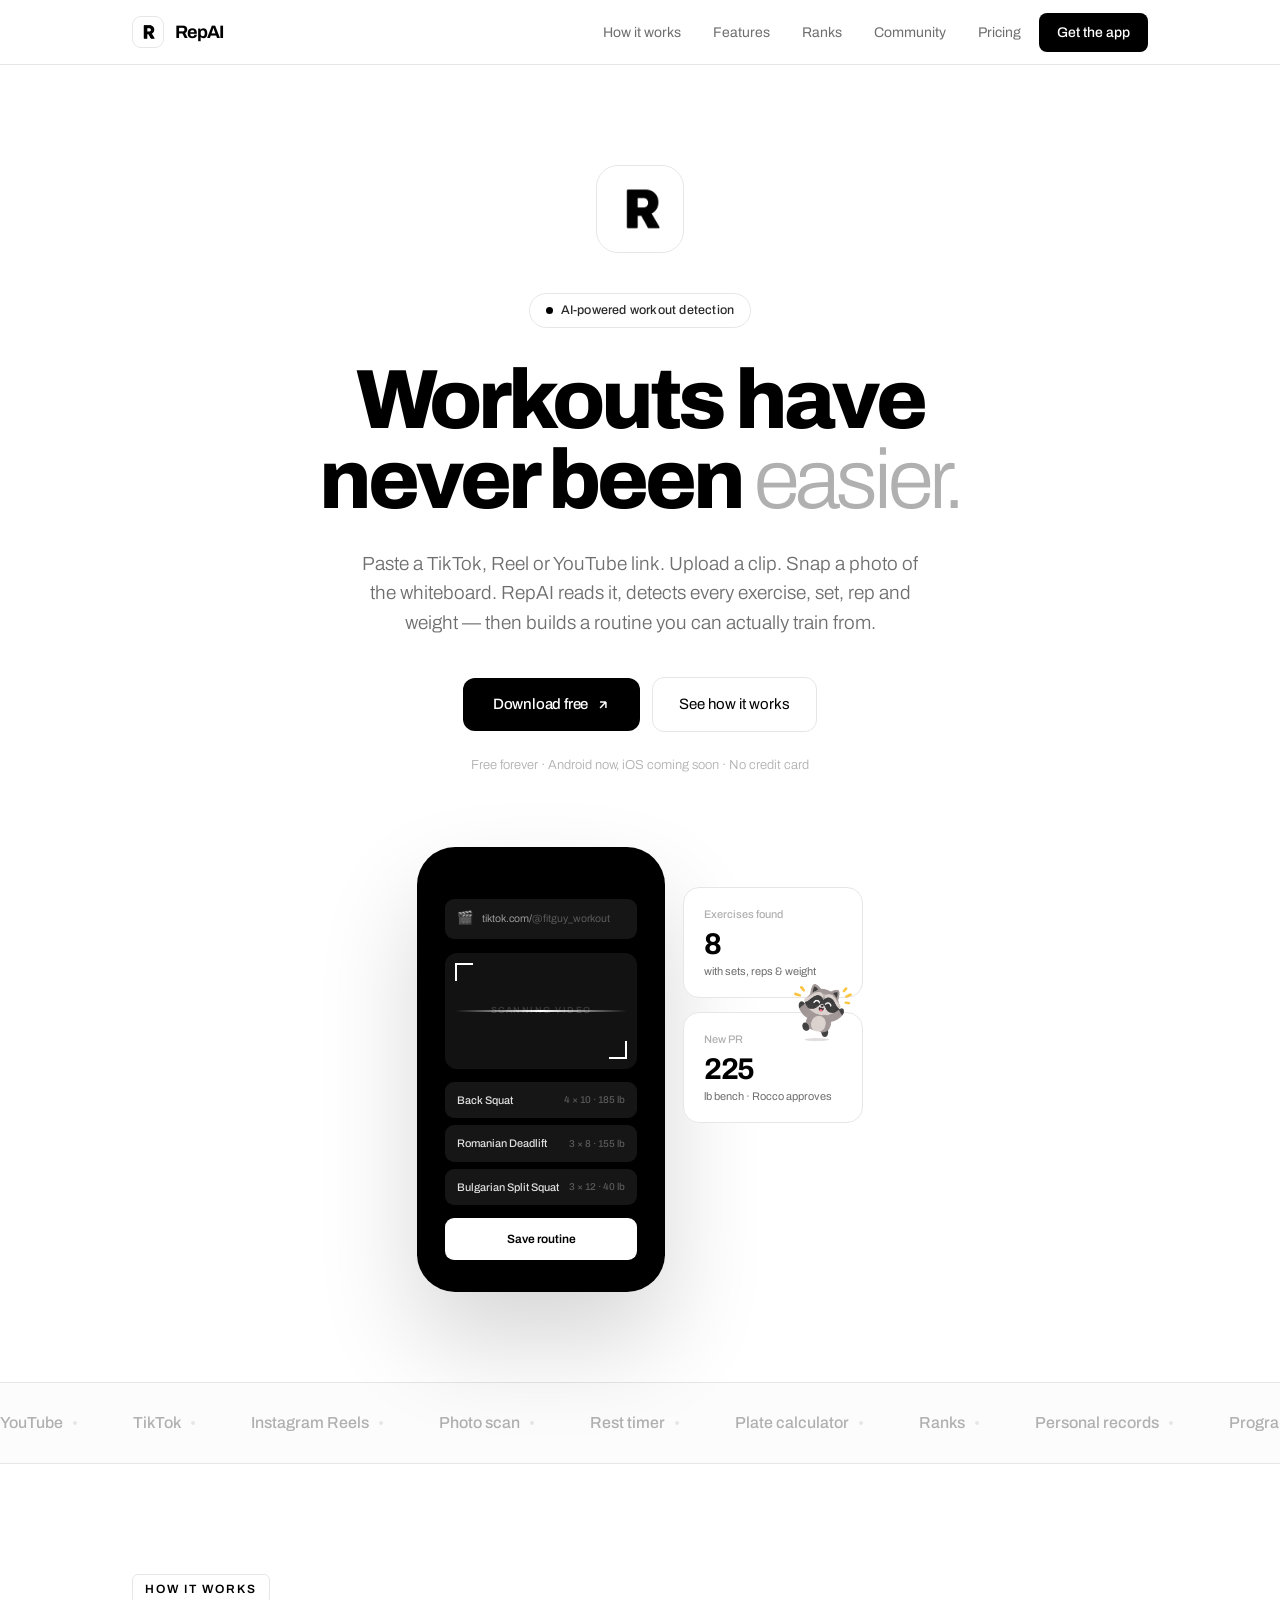
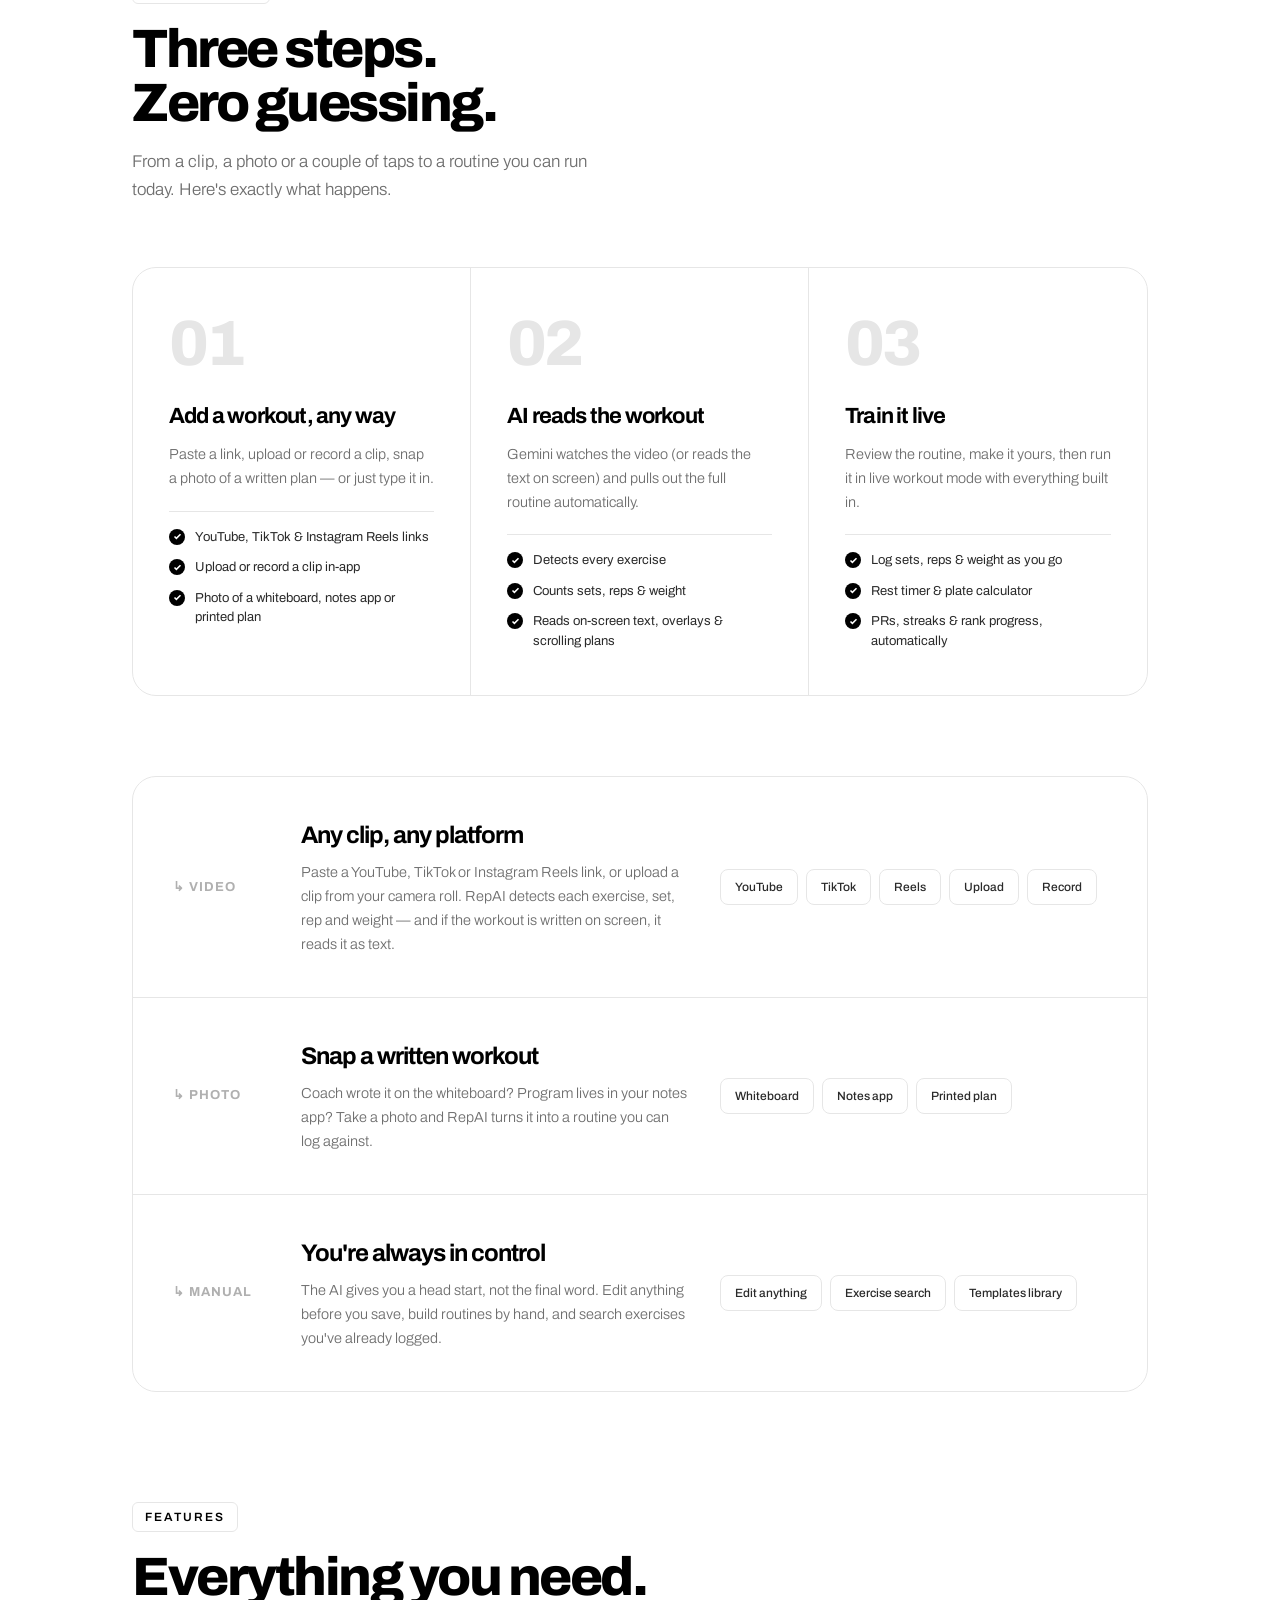
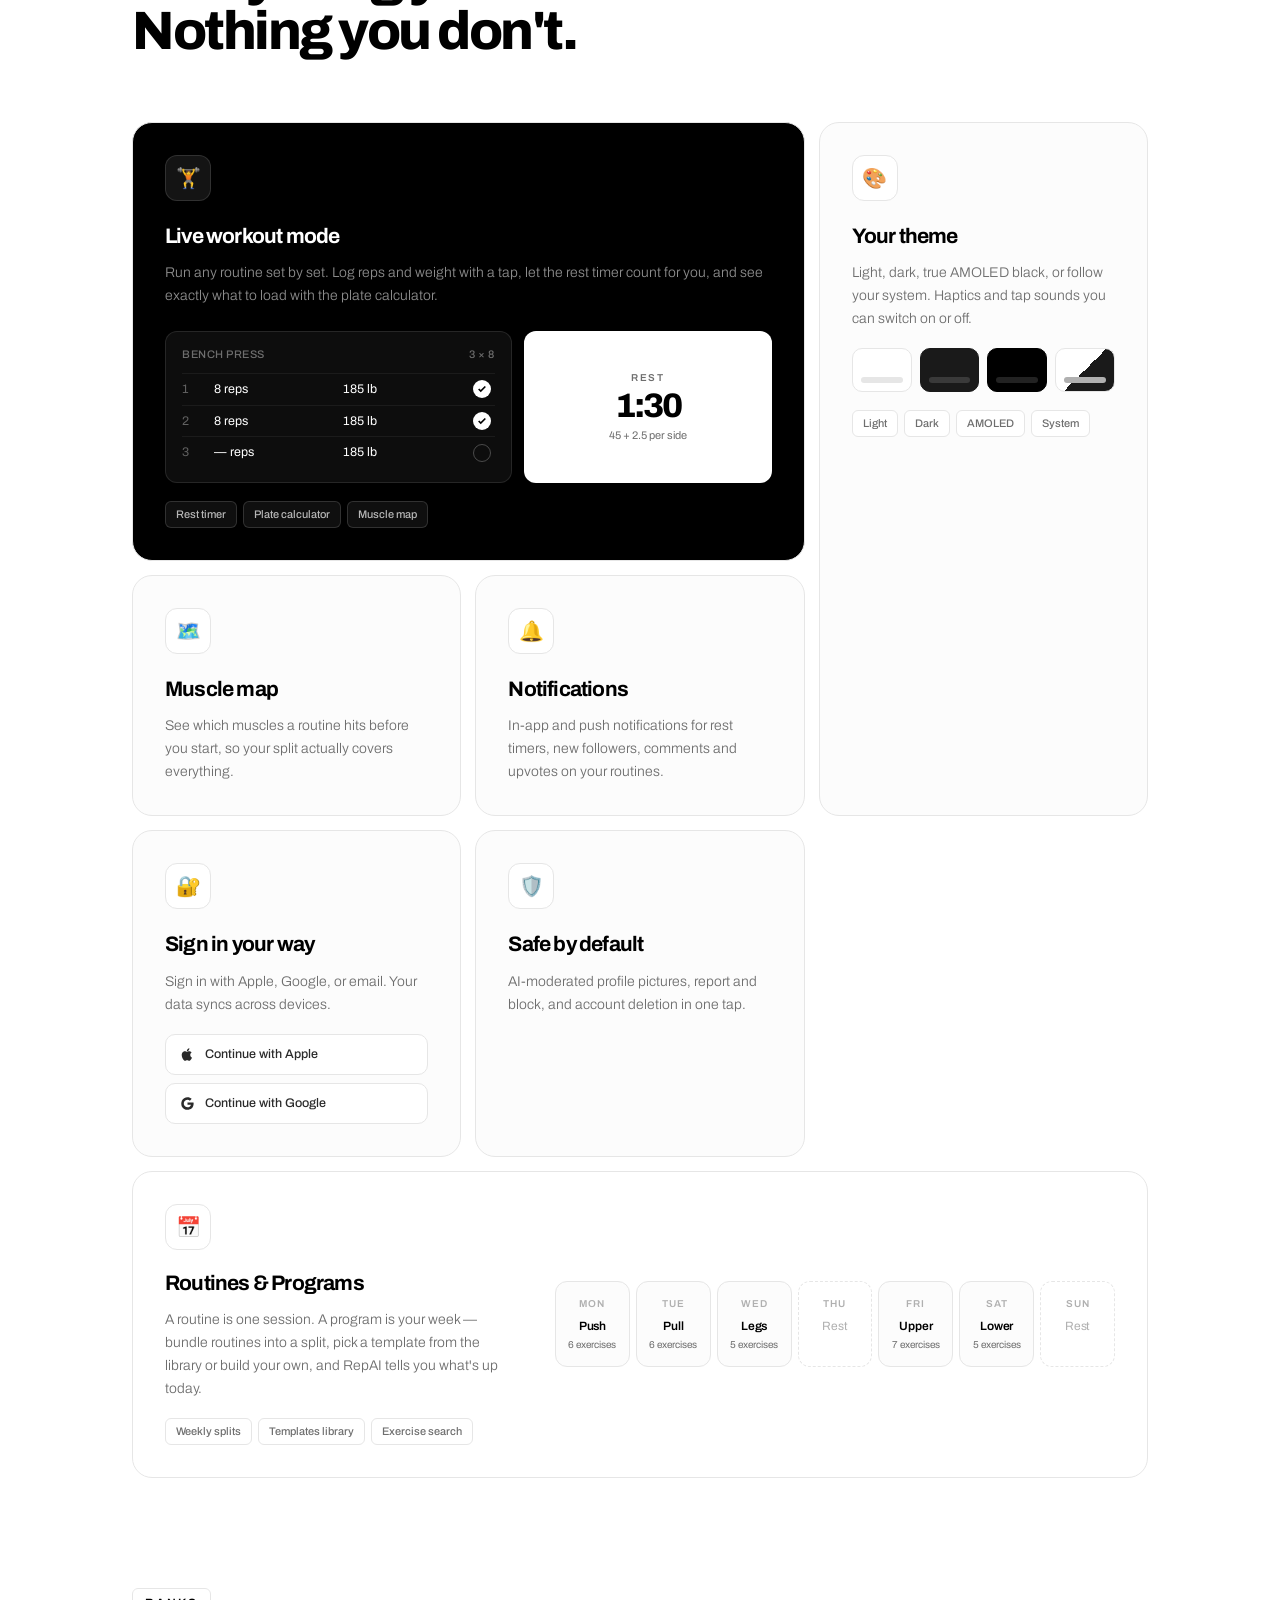
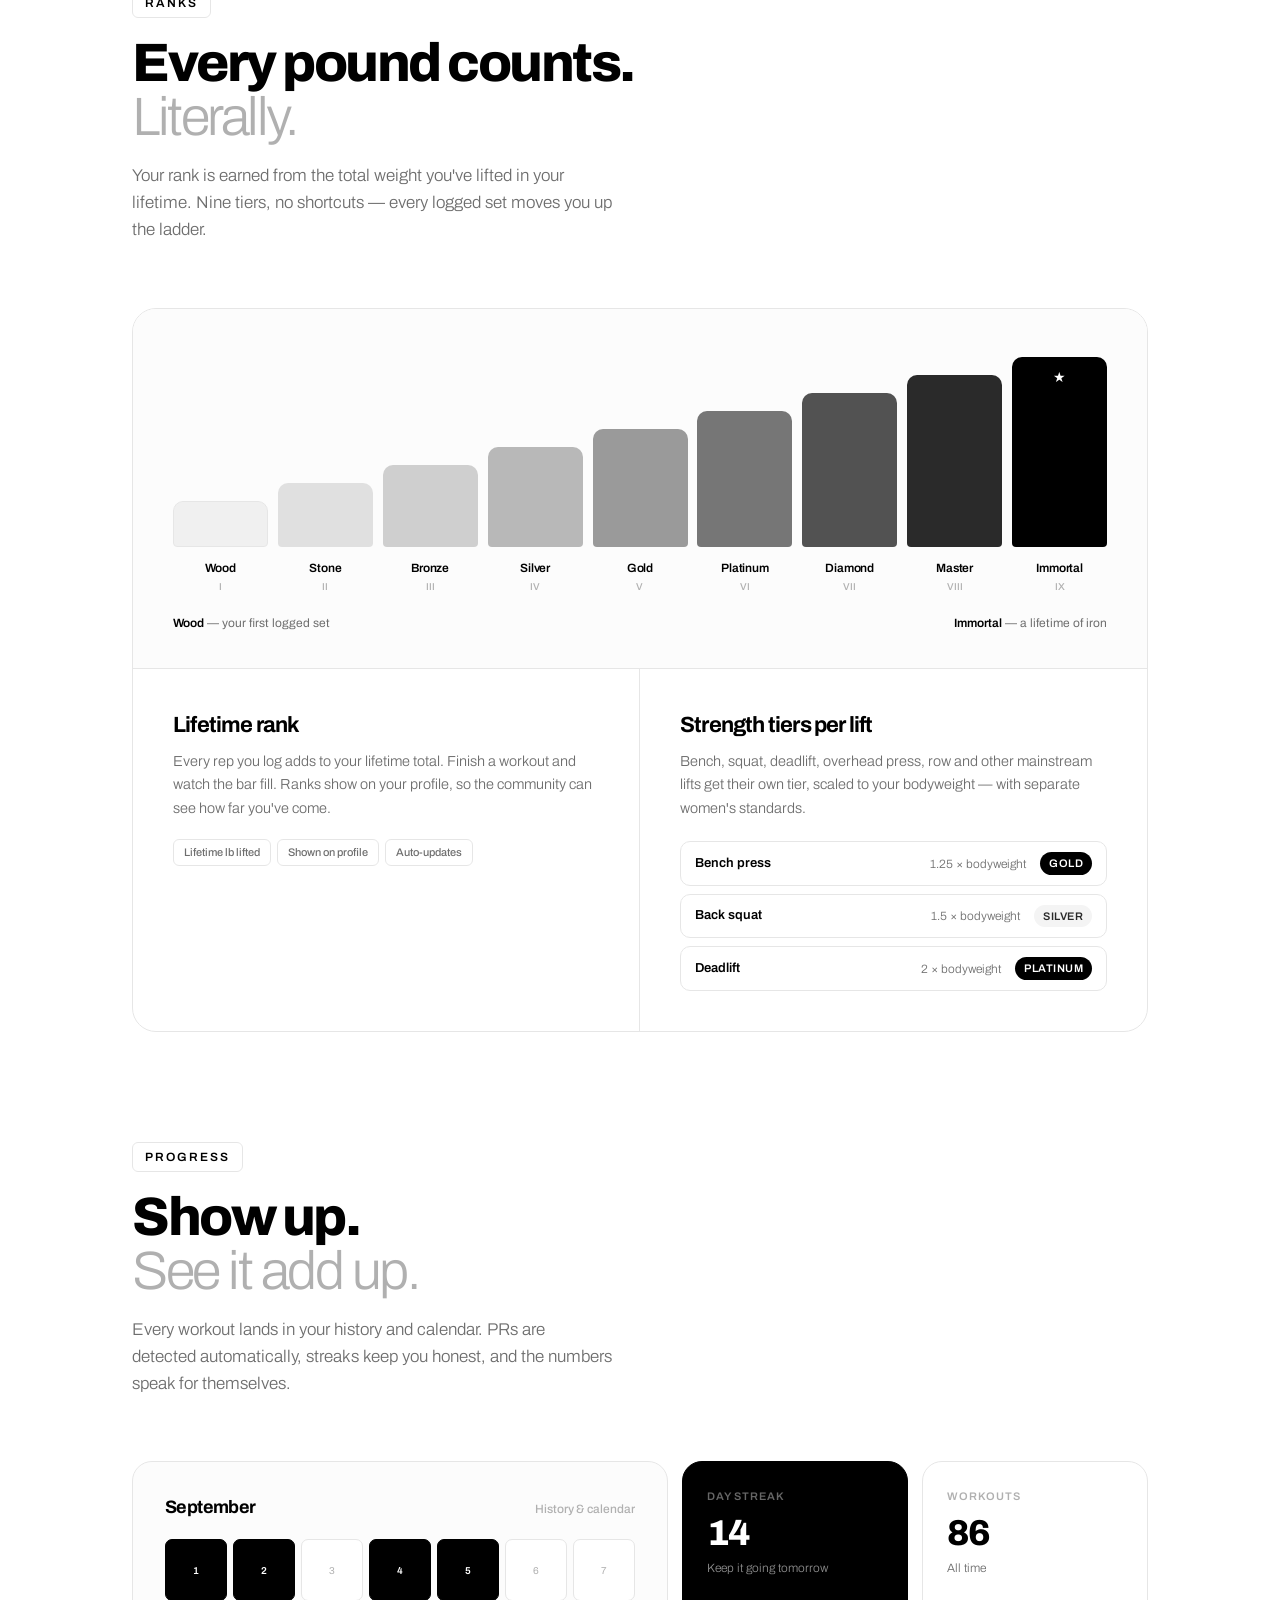
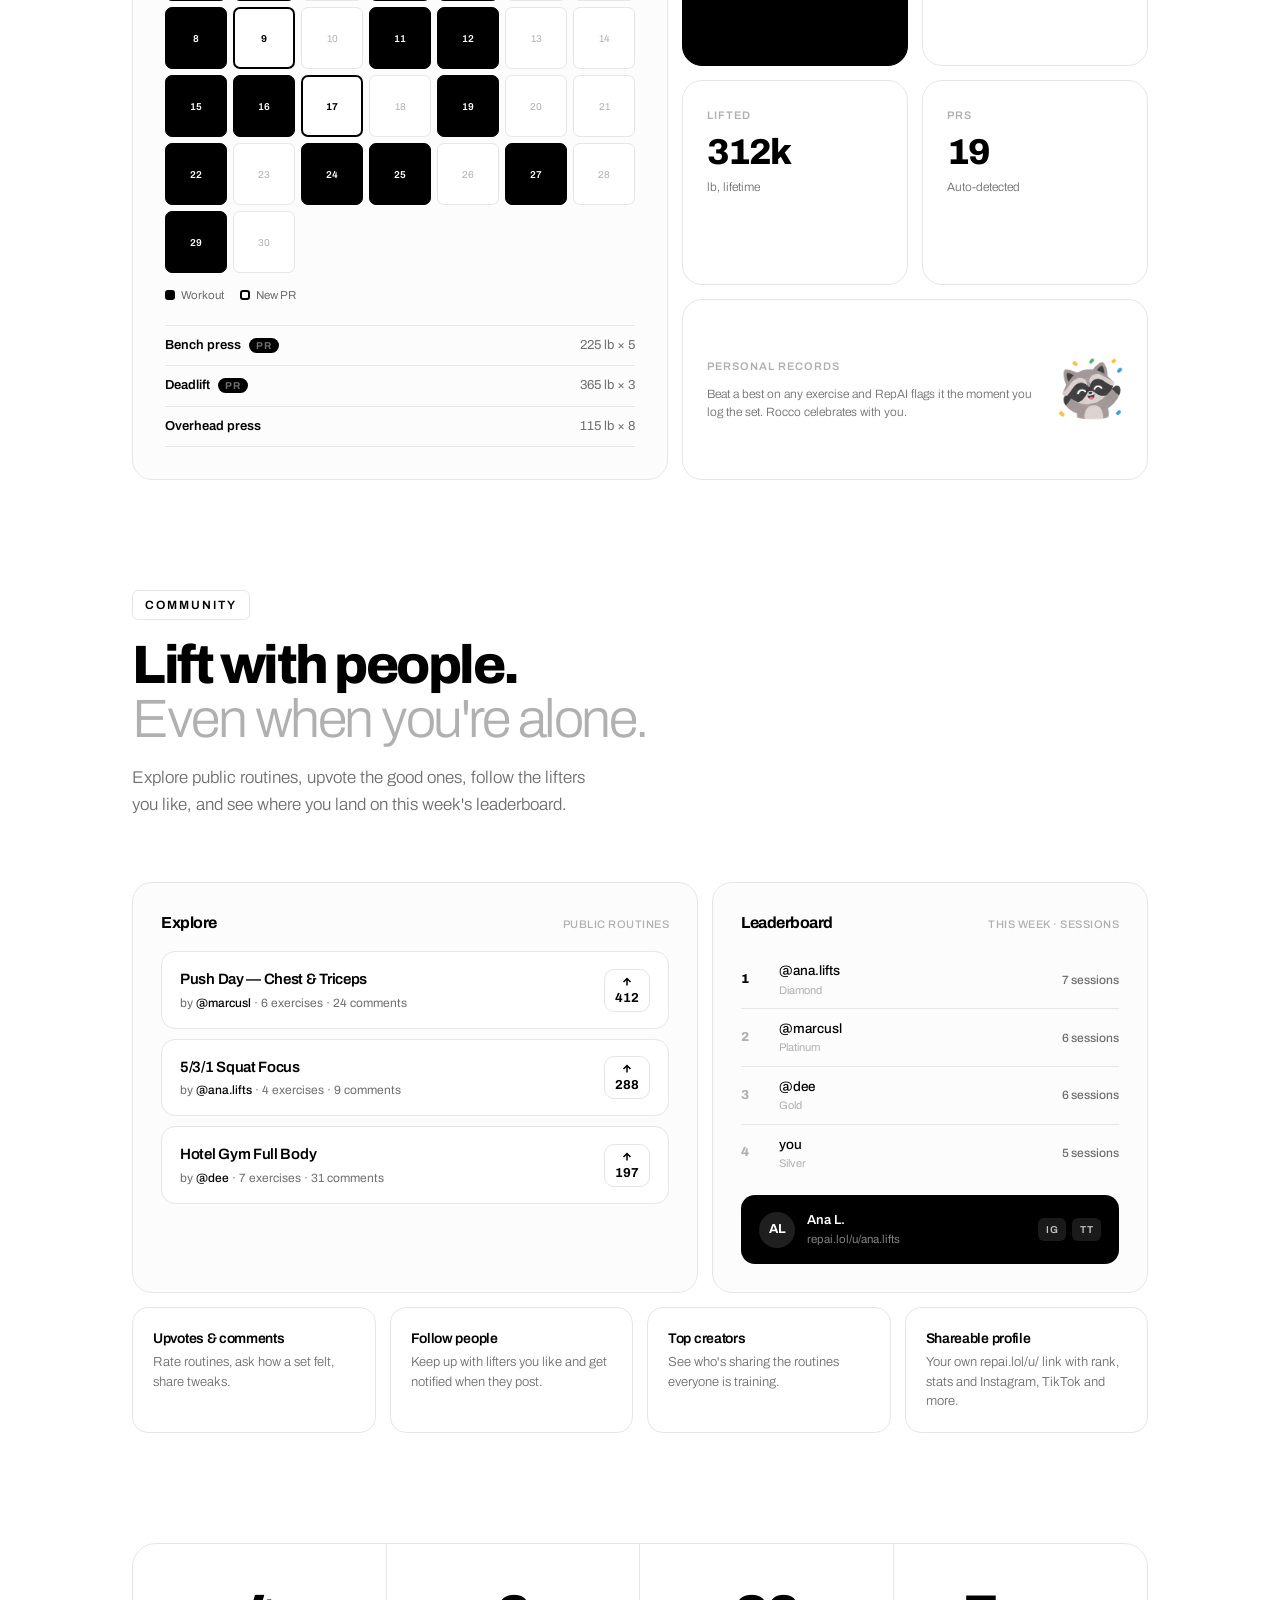
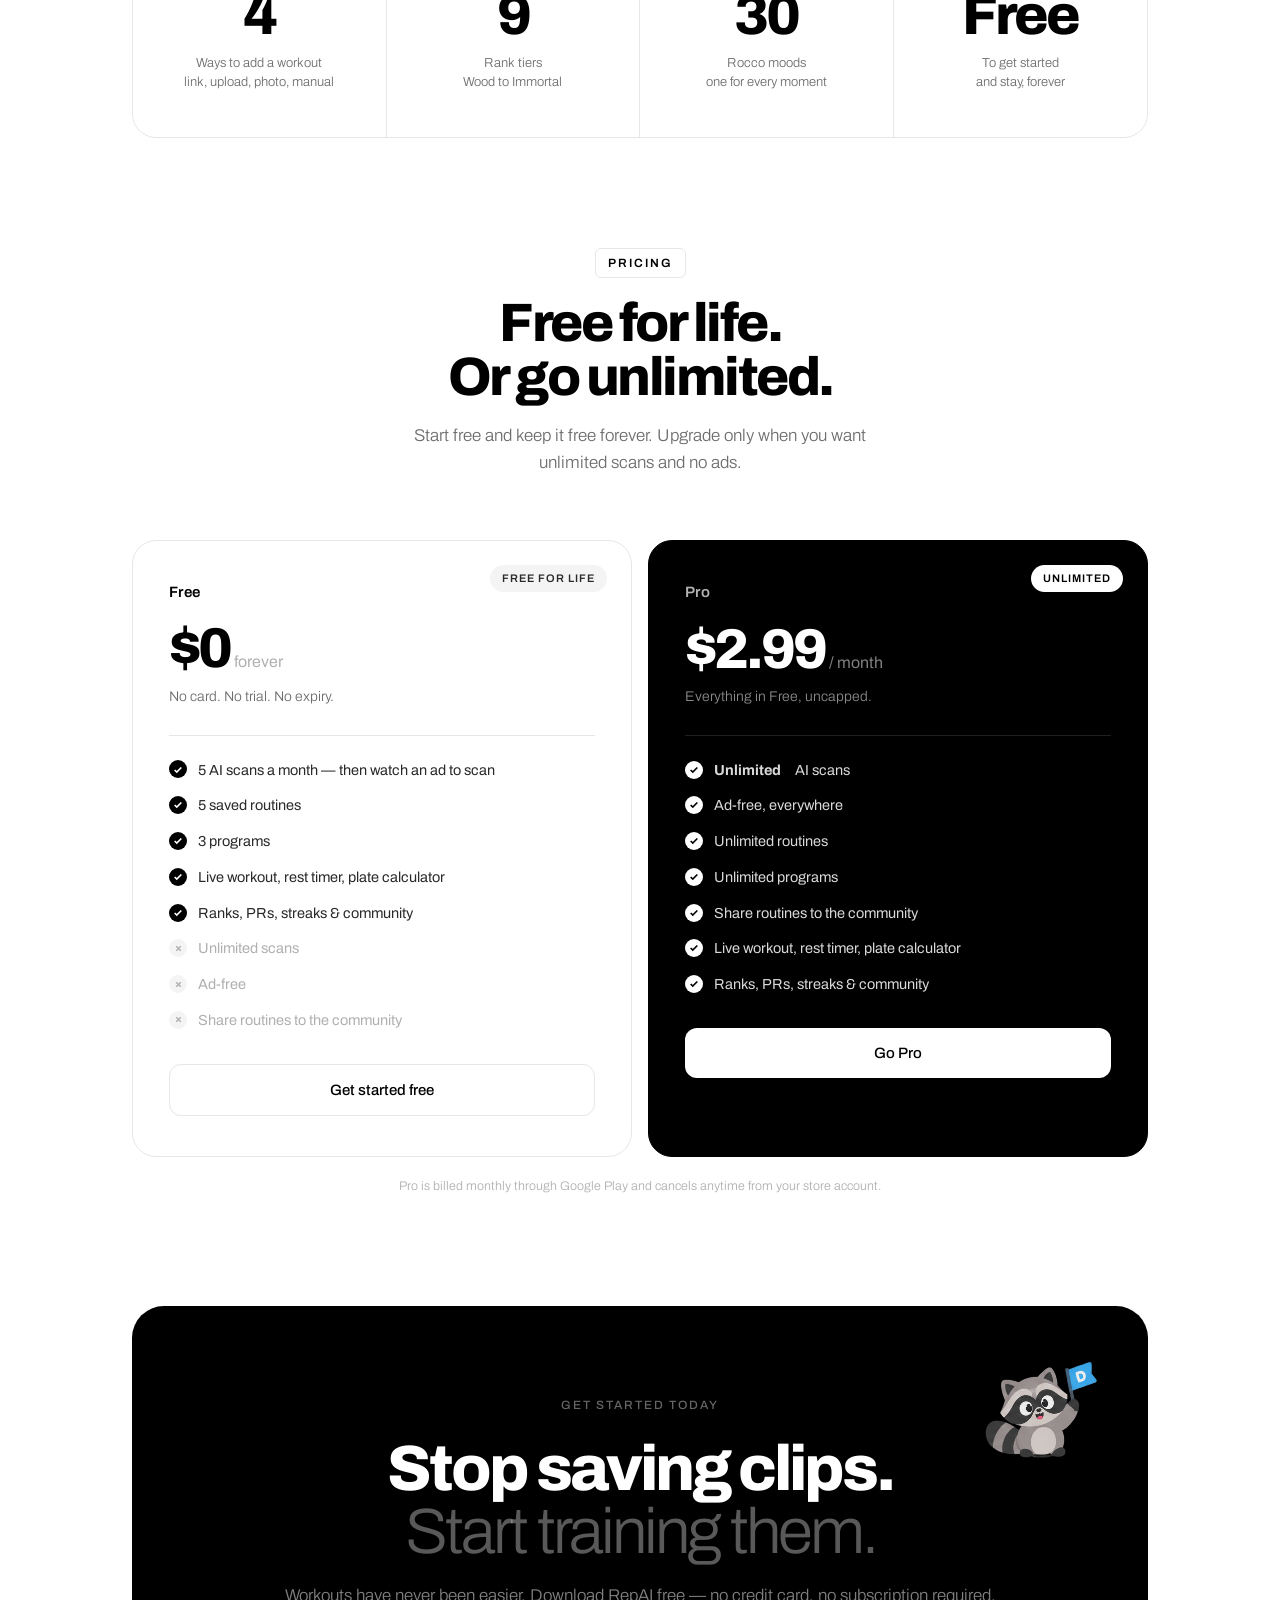
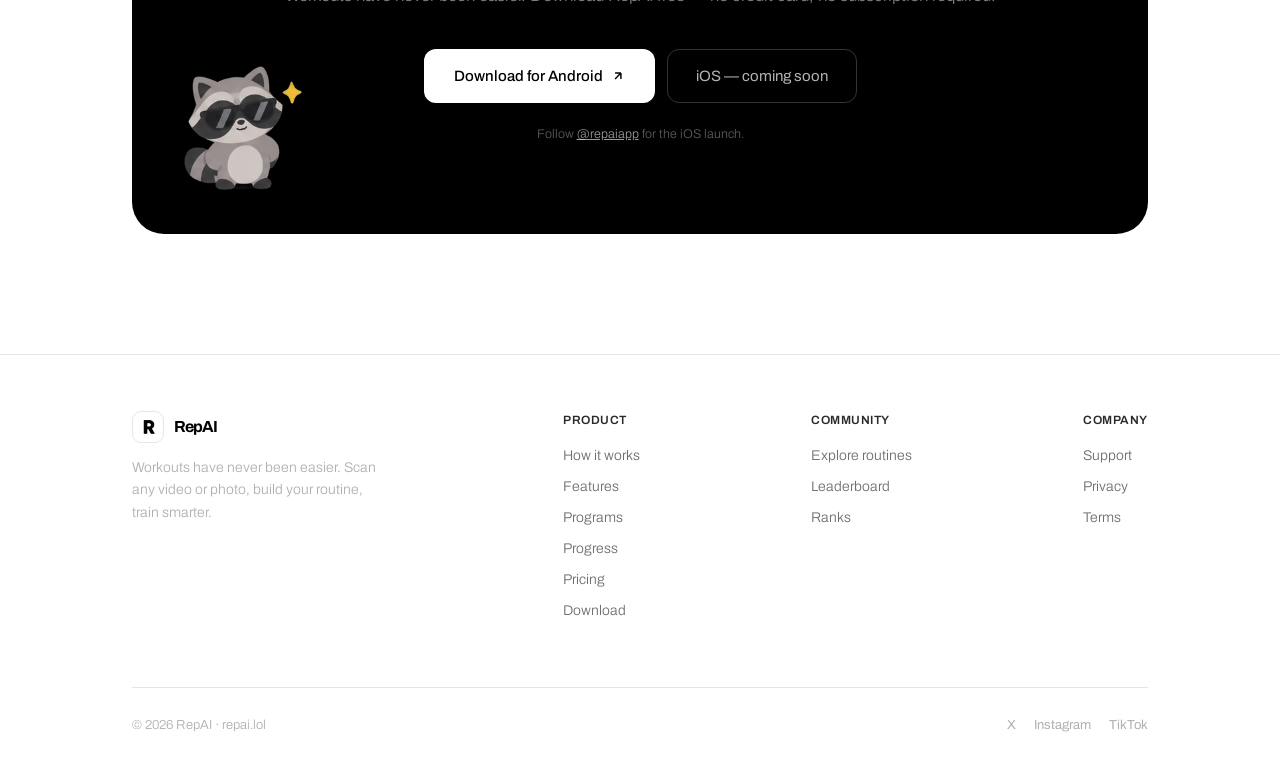
<file: index.html>
<!DOCTYPE html>
<html lang="en">
<head>
<meta charset="UTF-8" />
<meta name="viewport" content="width=device-width, initial-scale=1.0" />
<title>RepAI — Workouts have never been easier</title>
<meta name="description" content="Paste a TikTok, Reel or YouTube link, upload a clip, or snap a photo of a written plan. RepAI's AI detects every exercise, set, rep and weight, then builds a routine you can train from — with rest timer, ranks, PRs, streaks and a community of lifters." />
<link rel="canonical" href="https://repai.lol/" />

<meta property="og:type" content="website" />
<meta property="og:site_name" content="RepAI" />
<meta property="og:title" content="RepAI — Workouts have never been easier" />
<meta property="og:description" content="Scan any workout video or photo. AI detects every exercise, set, rep and weight, then builds a routine you can train from. Free on Android, iOS coming soon." />
<meta property="og:url" content="https://repai.lol/" />
<meta property="og:image" content="https://repai.lol/assets/rocco/cheer.png" />
<meta property="og:image:alt" content="Rocco, the RepAI raccoon mascot, cheering" />
<meta name="twitter:card" content="summary" />
<meta name="twitter:site" content="@repaiapp" />
<meta name="twitter:title" content="RepAI — Workouts have never been easier" />
<meta name="twitter:description" content="Scan any workout video or photo. AI detects every exercise, set, rep and weight, then builds a routine you can train from." />
<meta name="twitter:image" content="https://repai.lol/assets/rocco/cheer.png" />
<meta name="theme-color" content="#000000" />

<link rel="preconnect" href="https://fonts.googleapis.com" />
<link rel="preconnect" href="https://fonts.gstatic.com" crossorigin />
<link href="https://fonts.googleapis.com/css2?family=Archivo:wght@300;400;500;600;700;800;900&display=swap" rel="stylesheet" />
<link rel="stylesheet" href="/styles.css" />
<style>
  @keyframes scanLine { 0% { top: 8px; opacity: 1; } 100% { top: calc(100% - 8px); opacity: 0.15; } }
  @keyframes marquee { from { transform: translateX(0); } to { transform: translateX(-50%); } }
  @keyframes rungGrow { from { transform: scaleY(0.3); opacity: 0; } to { transform: scaleY(1); opacity: 1; } }

  /* ─── HERO ─── */
  .hero { padding: 100px 0 90px; text-align: center; position: relative; }
  .hero-logo { margin-bottom: 40px; }
  .eyebrow { display: inline-flex; align-items: center; gap: 8px; border: 1px solid var(--g3); border-radius: 100px; padding: 7px 16px; margin-bottom: 32px; transition: border-color 0.3s var(--ease), transform 0.3s var(--ease); }
  .eyebrow:hover { border-color: var(--g4); transform: translateY(-1px); }
  .eyebrow-dot { width: 7px; height: 7px; border-radius: 50%; background: var(--black); animation: blink 2.4s ease-in-out infinite; }
  .eyebrow-text { font-size: 12.5px; font-weight: 500; color: var(--g6); letter-spacing: 0.2px; }
  .hero h1 { font-size: 84px; font-weight: 800; line-height: 0.96; letter-spacing: -4px; margin-bottom: 28px; }
  .hero h1 .light { color: var(--g4); font-weight: 300; display: inline-block; }
  .hero-sub { font-size: 19px; line-height: 1.55; color: var(--g5); max-width: 560px; margin: 0 auto 40px; font-weight: 300; }
  .hero-btns { display: flex; gap: 12px; justify-content: center; align-items: center; margin-bottom: 24px; flex-wrap: wrap; }
  .hero-note { font-size: 13px; color: var(--g4); font-weight: 300; }

  .hero-visual { margin-top: 72px; display: flex; justify-content: center; gap: 18px; align-items: flex-start; }
  .hero-float { animation: float 6s ease-in-out infinite; }
  .phone { width: 248px; background: var(--black); border-radius: 38px; padding: 12px; box-shadow: 0 50px 100px rgba(0,0,0,0.16); }
  .screen { background: var(--black); border-radius: 28px; overflow: hidden; }
  .notch { width: 90px; height: 26px; background: var(--black); border-radius: 0 0 16px 16px; margin: 0 auto; }
  .pcontent { padding: 14px 16px 20px; }
  .urlbar { background: #161616; border-radius: 9px; padding: 10px 12px; margin-bottom: 14px; display: flex; align-items: center; gap: 9px; }
  .urlbar-i { font-size: 13px; }
  .urlbar-t { font-size: 10.5px; color: #5a5a5a; }
  .urlbar-t span { color: #999; }
  .scan { background: #121212; border-radius: 12px; height: 116px; margin-bottom: 13px; position: relative; overflow: hidden; display: flex; align-items: center; justify-content: center; }
  .scan::before, .scan::after { content: ''; position: absolute; width: 18px; height: 18px; border: 2px solid #fff; }
  .scan::before { top: 10px; left: 10px; border-width: 2px 0 0 2px; }
  .scan::after { bottom: 10px; right: 10px; border-width: 0 2px 2px 0; }
  .scan-label { font-size: 9px; color: #3a3a3a; font-weight: 600; letter-spacing: 1.5px; text-transform: uppercase; }
  .scanline { position: absolute; left: 10px; right: 10px; height: 2px; background: linear-gradient(90deg, transparent, #fff, transparent); animation: scanLine 2.2s ease-in-out infinite; }
  .exs { display: flex; flex-direction: column; gap: 7px; }
  .ex { background: #161616; border-radius: 9px; padding: 10px 12px; display: flex; align-items: center; justify-content: space-between; opacity: 0; animation: fadeUp 0.5s var(--ease) forwards; }
  .ex:nth-child(1) { animation-delay: 0.9s; } .ex:nth-child(2) { animation-delay: 1.1s; } .ex:nth-child(3) { animation-delay: 1.3s; }
  .ex-n { font-size: 11px; color: #e0e0e0; font-weight: 500; }
  .ex-s { font-size: 10px; color: #5a5a5a; font-weight: 500; }
  .pfoot { margin-top: 13px; background: var(--white); border-radius: 9px; padding: 12px; text-align: center; font-size: 12px; color: var(--black); font-weight: 600; }
  .side-cards { display: flex; flex-direction: column; gap: 14px; margin-top: 40px; }
  .side-card { background: var(--white); border: 1px solid var(--g3); border-radius: 16px; padding: 18px 20px; width: 180px; text-align: left; transition: transform 0.3s var(--ease), border-color 0.3s; }
  .side-card:hover { transform: translateY(-3px); border-color: var(--black); }
  .side-card-l { font-size: 11px; color: var(--g4); font-weight: 500; margin-bottom: 6px; }
  .side-card-v { font-size: 30px; font-weight: 700; letter-spacing: -1.5px; line-height: 1; margin-bottom: 4px; }
  .side-card-s { font-size: 11px; color: var(--g5); font-weight: 400; }
  .side-card-rocco { position: relative; }
  .side-card-rocco img { position: absolute; right: 10px; top: -30px; width: 58px; height: auto; animation: bob 5s ease-in-out infinite; }

  /* ─── MARQUEE ─── */
  .marquee-wrap { border-top: 1px solid var(--g3); border-bottom: 1px solid var(--g3); padding: 28px 0; overflow: hidden; background: var(--g1); }
  .marquee { display: flex; gap: 56px; width: max-content; animation: marquee 30s linear infinite; }
  .marquee-item { display: flex; align-items: center; gap: 10px; font-size: 16px; font-weight: 500; color: var(--g4); white-space: nowrap; }
  .marquee-item-dot { width: 4px; height: 4px; border-radius: 50%; background: var(--g3); }

  /* ─── HOW IT WORKS ─── */
  .steps { display: grid; grid-template-columns: repeat(3, 1fr); margin-top: 64px; border: 1px solid var(--g3); border-radius: 24px; overflow: hidden; }
  .step { padding: 44px 36px; border-right: 1px solid var(--g3); position: relative; transition: background 0.3s var(--ease); }
  .step:last-child { border-right: none; }
  .step:hover { background: var(--g1); }
  .step-num { font-size: 64px; font-weight: 800; color: var(--g3); letter-spacing: -3px; line-height: 1; margin-bottom: 24px; transition: color 0.3s var(--ease); }
  .step:hover .step-num { color: var(--black); }
  .step-t { font-size: 22px; font-weight: 700; letter-spacing: -0.8px; margin-bottom: 10px; }
  .step-d { font-size: 14.5px; color: var(--g5); line-height: 1.65; font-weight: 300; margin-bottom: 20px; }
  .step-detail { border-top: 1px solid var(--g3); padding-top: 16px; }
  .step-detail-item { display: flex; align-items: flex-start; gap: 10px; margin-bottom: 11px; font-size: 13px; color: var(--g6); font-weight: 400; line-height: 1.5; }
  .step-detail-item:last-child { margin-bottom: 0; }
  .step-check { flex-shrink: 0; width: 16px; height: 16px; border-radius: 50%; background: var(--black); display: flex; align-items: center; justify-content: center; margin-top: 1px; }
  .step-check svg { width: 9px; height: 9px; }

  .deepdive { margin-top: 80px; display: flex; flex-direction: column; gap: 0; border: 1px solid var(--g3); border-radius: 24px; overflow: hidden; }
  .dd-row { display: grid; grid-template-columns: 96px 1fr 1fr; gap: 32px; padding: 40px; border-bottom: 1px solid var(--g3); align-items: center; transition: background 0.3s var(--ease); }
  .dd-row:last-child { border-bottom: none; }
  .dd-row:hover { background: var(--g1); }
  .dd-num { font-size: 13px; font-weight: 700; color: var(--g4); letter-spacing: 1px; }
  .dd-content h3 { font-size: 24px; font-weight: 700; letter-spacing: -1px; margin-bottom: 8px; }
  .dd-content p { font-size: 14.5px; color: var(--g5); line-height: 1.65; font-weight: 300; }
  .dd-visual { display: flex; gap: 8px; flex-wrap: wrap; }
  .dd-chip { font-size: 12px; font-weight: 500; color: var(--g6); background: var(--white); border: 1px solid var(--g3); border-radius: 8px; padding: 8px 14px; transition: transform 0.2s var(--ease-spring), border-color 0.2s; }
  .dd-row:hover .dd-chip { border-color: var(--g4); }
  .dd-chip:hover { transform: translateY(-2px); border-color: var(--black) !important; }

  /* ─── BENTO ─── */
  .bento { display: grid; grid-template-columns: repeat(3, 1fr); gap: 14px; margin-top: 64px; }
  .cell { background: var(--g1); border: 1px solid var(--g3); border-radius: 20px; padding: 32px; transition: transform 0.35s var(--ease), border-color 0.35s, box-shadow 0.35s; }
  .cell:hover { transform: translateY(-4px); border-color: var(--black); box-shadow: 0 16px 40px rgba(0,0,0,0.06); }
  .cell.big { grid-column: span 2; background: var(--black); color: var(--white); }
  .cell.big:hover { box-shadow: 0 16px 40px rgba(0,0,0,0.25); }
  .cell.tall { grid-row: span 2; }
  .cell-ico { width: 46px; height: 46px; border-radius: 12px; background: var(--white); border: 1px solid var(--g3); display: flex; align-items: center; justify-content: center; font-size: 20px; margin-bottom: 20px; transition: transform 0.35s var(--ease-spring); }
  .cell:hover .cell-ico { transform: scale(1.1) rotate(-5deg); }
  .cell.big .cell-ico { background: rgba(255,255,255,0.08); border-color: rgba(255,255,255,0.12); }
  .cell-t { font-size: 21px; font-weight: 700; letter-spacing: -0.8px; margin-bottom: 9px; }
  .cell-d { font-size: 14px; color: var(--g5); line-height: 1.65; font-weight: 300; }
  .cell.big .cell-d { color: rgba(255,255,255,0.55); }
  .cell-tags { display: flex; gap: 6px; flex-wrap: wrap; margin-top: 18px; }
  .cell-tag { font-size: 11px; font-weight: 500; color: var(--g5); background: var(--white); border: 1px solid var(--g3); border-radius: 6px; padding: 4px 10px; }
  .cell.big .cell-tag { background: rgba(255,255,255,0.06); border-color: rgba(255,255,255,0.14); color: rgba(255,255,255,0.7); }

  /* live workout mock inside the big cell */
  .live-mock { margin-top: 24px; display: grid; grid-template-columns: 1.4fr 1fr; gap: 12px; }
  .live-set { background: rgba(255,255,255,0.05); border: 1px solid rgba(255,255,255,0.1); border-radius: 12px; padding: 14px 16px; }
  .live-set-h { display: flex; justify-content: space-between; font-size: 11px; color: rgba(255,255,255,0.4); font-weight: 500; margin-bottom: 10px; letter-spacing: 0.5px; text-transform: uppercase; }
  .live-row { display: grid; grid-template-columns: 24px 1fr 1fr 22px; gap: 8px; align-items: center; font-size: 12.5px; padding: 6px 0; border-top: 1px solid rgba(255,255,255,0.06); }
  .live-row span:first-child { color: rgba(255,255,255,0.35); }
  .live-row .done { width: 18px; height: 18px; border-radius: 50%; background: var(--white); display: inline-flex; align-items: center; justify-content: center; }
  .live-row .done svg { width: 10px; height: 10px; }
  .live-row .todo { width: 18px; height: 18px; border-radius: 50%; border: 1px solid rgba(255,255,255,0.25); }
  .live-timer { background: var(--white); color: var(--black); border-radius: 12px; padding: 14px 16px; display: flex; flex-direction: column; justify-content: center; align-items: center; text-align: center; }
  .live-timer-l { font-size: 10px; letter-spacing: 1.5px; text-transform: uppercase; font-weight: 600; color: var(--g5); margin-bottom: 4px; }
  .live-timer-v { font-size: 34px; font-weight: 800; letter-spacing: -2px; line-height: 1; }
  .live-timer-s { font-size: 11px; color: var(--g5); margin-top: 4px; }

  /* themes swatches */
  .themes { display: flex; gap: 8px; margin-top: 18px; }
  .theme { flex: 1; height: 44px; border-radius: 10px; border: 1px solid var(--g3); position: relative; overflow: hidden; }
  .theme::after { content: ''; position: absolute; left: 8px; right: 8px; bottom: 8px; height: 6px; border-radius: 3px; }
  .theme.light { background: var(--white); } .theme.light::after { background: var(--g3); }
  .theme.dark { background: #1a1a1a; border-color: #1a1a1a; } .theme.dark::after { background: #3a3a3a; }
  .theme.amoled { background: #000; border-color: #000; } .theme.amoled::after { background: #222; }
  .theme.system { background: linear-gradient(135deg, var(--white) 50%, #1a1a1a 50%); } .theme.system::after { background: var(--g4); }

  /* sign-in buttons */
  .signin { display: flex; flex-direction: column; gap: 8px; margin-top: 18px; }
  .signin span { display: flex; align-items: center; gap: 10px; font-size: 12.5px; font-weight: 500; padding: 10px 14px; border-radius: 10px; border: 1px solid var(--g3); background: var(--white); color: var(--g6); }
  .signin span svg { width: 15px; height: 15px; flex-shrink: 0; }

  /* programs week strip */
  .programs { margin-top: 14px; border: 1px solid var(--g3); border-radius: 20px; padding: 32px; display: grid; grid-template-columns: 1fr 1.6fr; gap: 40px; align-items: center; background: var(--white); transition: border-color 0.35s; }
  .programs:hover { border-color: var(--black); }
  .week { display: grid; grid-template-columns: repeat(7, 1fr); gap: 6px; }
  .day { border: 1px solid var(--g3); border-radius: 12px; padding: 14px 6px; text-align: center; background: var(--g1); transition: transform 0.25s var(--ease-spring), border-color 0.25s; }
  .day:hover { transform: translateY(-3px); border-color: var(--black); }
  .day.rest { background: var(--white); border-style: dashed; }
  .day-n { font-size: 10px; font-weight: 600; letter-spacing: 1px; color: var(--g4); text-transform: uppercase; margin-bottom: 8px; }
  .day-r { font-size: 12px; font-weight: 600; letter-spacing: -0.2px; line-height: 1.2; }
  .day.rest .day-r { color: var(--g4); font-weight: 400; }
  .day-x { font-size: 10px; color: var(--g5); margin-top: 4px; }

  /* ─── RANKS ─── */
  .ranks-wrap { margin-top: 64px; border: 1px solid var(--g3); border-radius: 24px; overflow: hidden; }
  .ladder-box { padding: 48px 40px 36px; background: var(--g1); border-bottom: 1px solid var(--g3); }
  .ladder { display: grid; grid-template-columns: repeat(9, 1fr); gap: 10px; align-items: end; }
  .rung { text-align: center; }
  .rung-bar { height: calc(28px + var(--i) * 18px); border-radius: 10px 10px 4px 4px; margin-bottom: 12px; transform-origin: bottom; transition: transform 0.3s var(--ease-spring); position: relative; }
  .ranks-wrap.in .rung-bar { animation: rungGrow 0.7s var(--ease) both; animation-delay: calc(var(--i) * 70ms); }
  .rung:hover .rung-bar { transform: scaleY(1.06); }
  .rung:nth-child(1) .rung-bar { background: #f0f0f0; border: 1px solid var(--g3); }
  .rung:nth-child(2) .rung-bar { background: #e0e0e0; }
  .rung:nth-child(3) .rung-bar { background: #cfcfcf; }
  .rung:nth-child(4) .rung-bar { background: #b8b8b8; }
  .rung:nth-child(5) .rung-bar { background: #9a9a9a; }
  .rung:nth-child(6) .rung-bar { background: #767676; }
  .rung:nth-child(7) .rung-bar { background: #525252; }
  .rung:nth-child(8) .rung-bar { background: #2a2a2a; }
  .rung:nth-child(9) .rung-bar { background: #000; }
  .rung:nth-child(9) .rung-bar::after { content: '★'; position: absolute; top: 10px; left: 0; right: 0; text-align: center; color: var(--white); font-size: 14px; }
  .rung-name { font-size: 12px; font-weight: 600; letter-spacing: -0.2px; }
  .rung-idx { font-size: 10px; color: var(--g4); font-weight: 500; margin-top: 2px; }
  .ladder-cap { display: flex; justify-content: space-between; margin-top: 20px; font-size: 12px; color: var(--g5); font-weight: 400; }
  .ladder-cap b { color: var(--black); font-weight: 600; }
  .ranks-grid { display: grid; grid-template-columns: 1fr 1fr; }
  .ranks-col { padding: 40px; }
  .ranks-col:first-child { border-right: 1px solid var(--g3); }
  .ranks-col h3 { font-size: 22px; font-weight: 700; letter-spacing: -0.8px; margin-bottom: 8px; }
  .ranks-col p { font-size: 14.5px; color: var(--g5); line-height: 1.65; font-weight: 300; }
  .lifts { margin-top: 20px; display: flex; flex-direction: column; gap: 8px; }
  .lift { display: grid; grid-template-columns: 1fr auto auto; gap: 14px; align-items: center; font-size: 13px; padding: 10px 14px; border: 1px solid var(--g3); border-radius: 10px; background: var(--white); }
  .lift-n { font-weight: 600; }
  .lift-r { color: var(--g5); font-weight: 300; font-size: 12px; }
  .lift-t { font-size: 11px; font-weight: 600; letter-spacing: 0.5px; text-transform: uppercase; padding: 3px 9px; border-radius: 100px; background: var(--black); color: var(--white); }
  .lift-t.soft { background: var(--g2); color: var(--g6); }

  /* ─── PROGRESS ─── */
  .progress-grid { display: grid; grid-template-columns: 1.15fr 1fr; gap: 14px; margin-top: 64px; }
  .pcard { border: 1px solid var(--g3); border-radius: 20px; padding: 32px; background: var(--g1); transition: transform 0.35s var(--ease), border-color 0.35s; }
  .pcard:hover { transform: translateY(-4px); border-color: var(--black); }
  .pcard-h { display: flex; justify-content: space-between; align-items: baseline; margin-bottom: 18px; }
  .pcard-t { font-size: 18px; font-weight: 700; letter-spacing: -0.6px; }
  .pcard-s { font-size: 12px; color: var(--g4); font-weight: 500; }
  .cal { display: grid; grid-template-columns: repeat(7, 1fr); gap: 6px; }
  .cal-d { aspect-ratio: 1; border-radius: 7px; background: var(--white); border: 1px solid var(--g3); font-size: 10px; display: flex; align-items: center; justify-content: center; color: var(--g4); }
  .cal-d.on { background: var(--black); border-color: var(--black); color: var(--white); font-weight: 600; }
  .cal-d.pr { background: var(--white); border: 2px solid var(--black); color: var(--black); font-weight: 700; }
  .cal-legend { display: flex; gap: 16px; margin-top: 14px; font-size: 11.5px; color: var(--g5); }
  .cal-legend i { display: inline-block; width: 10px; height: 10px; border-radius: 3px; vertical-align: -1px; margin-right: 6px; }
  .pstats { display: grid; grid-template-columns: 1fr 1fr; gap: 14px; }
  .pstat { border: 1px solid var(--g3); border-radius: 20px; padding: 26px 24px; background: var(--white); transition: transform 0.35s var(--ease), border-color 0.35s; }
  .pstat:hover { transform: translateY(-4px); border-color: var(--black); }
  .pstat.dark { background: var(--black); color: var(--white); border-color: var(--black); }
  .pstat-l { font-size: 11px; font-weight: 600; letter-spacing: 1px; text-transform: uppercase; color: var(--g4); margin-bottom: 10px; }
  .pstat-v { font-size: 36px; font-weight: 800; letter-spacing: -2px; line-height: 1; }
  .pstat-s { font-size: 12px; color: var(--g5); margin-top: 8px; font-weight: 300; }
  .pstat.dark .pstat-l { color: rgba(255,255,255,0.4); }
  .pstat.dark .pstat-s { color: rgba(255,255,255,0.55); }
  .pstat.wide { grid-column: span 2; display: flex; align-items: center; justify-content: space-between; gap: 16px; }
  .pstat.wide img { width: 64px; height: auto; flex-shrink: 0; animation: bob 5s ease-in-out infinite; }
  .pr-list { margin-top: 20px; border-top: 1px solid var(--g3); }
  .pr-row { display: flex; justify-content: space-between; align-items: center; padding: 10px 0; border-bottom: 1px solid var(--g3); font-size: 13px; }
  .pr-row b { font-weight: 600; }
  .pr-row .new { font-size: 10px; font-weight: 700; letter-spacing: 1px; background: var(--black); color: var(--white); padding: 2px 7px; border-radius: 100px; margin-left: 8px; }
  .pr-row span:last-child { color: var(--g5); }

  /* ─── EMOJI (mascot) ─── */
  .mood:hover { transform: translateY(-4px); border-color: var(--black); box-shadow: 0 16px 40px rgba(0,0,0,0.06); }
  .mood:nth-child(2n) img { animation-duration: 6s; }
  .mood:nth-child(3n) img { animation-duration: 4.4s; }
  .mood-t { font-size: 14px; font-weight: 700; letter-spacing: -0.4px; margin-bottom: 4px; }
  .mood-s { font-size: 12px; color: var(--g5); font-weight: 300; line-height: 1.45; }

  /* ─── COMMUNITY ─── */
  .comm-grid { display: grid; grid-template-columns: 1.3fr 1fr; gap: 14px; margin-top: 64px; }
  .comm-card { border: 1px solid var(--g3); border-radius: 20px; padding: 28px; background: var(--g1); transition: transform 0.35s var(--ease), border-color 0.35s; }
  .comm-card:hover { transform: translateY(-4px); border-color: var(--black); }
  .comm-card h3 { font-size: 16px; font-weight: 700; letter-spacing: -0.5px; margin-bottom: 16px; display: flex; justify-content: space-between; align-items: baseline; }
  .comm-card h3 small { font-size: 11px; color: var(--g4); font-weight: 500; letter-spacing: 0.5px; text-transform: uppercase; }
  .routine { background: var(--white); border: 1px solid var(--g3); border-radius: 14px; padding: 16px 18px; margin-bottom: 10px; display: grid; grid-template-columns: 1fr auto; gap: 14px; align-items: center; transition: border-color 0.25s, transform 0.25s var(--ease-spring); }
  .routine:hover { border-color: var(--black); transform: translateX(3px); }
  .routine:last-child { margin-bottom: 0; }
  .routine-t { font-size: 15px; font-weight: 600; letter-spacing: -0.3px; }
  .routine-m { font-size: 12px; color: var(--g5); margin-top: 3px; }
  .routine-m b { color: var(--black); font-weight: 500; }
  .vote { display: flex; flex-direction: column; align-items: center; justify-content: center; min-width: 46px; border: 1px solid var(--g3); border-radius: 10px; padding: 6px 8px; font-size: 13px; font-weight: 700; line-height: 1; }
  .vote svg { width: 12px; height: 12px; margin-bottom: 4px; }
  .lb { list-style: none; }
  .lb li { display: grid; grid-template-columns: 26px 1fr auto; gap: 12px; align-items: center; padding: 10px 0; border-bottom: 1px solid var(--g3); font-size: 13.5px; }
  .lb li:last-child { border-bottom: none; }
  .lb-pos { font-weight: 800; color: var(--g4); font-size: 13px; }
  .lb li:first-child .lb-pos { color: var(--black); }
  .lb-u { font-weight: 500; }
  .lb-u small { display: block; font-size: 11px; color: var(--g4); font-weight: 400; }
  .lb-v { font-size: 12px; color: var(--g5); font-weight: 500; }
  .profile { margin-top: 14px; background: var(--black); color: var(--white); border-radius: 14px; padding: 16px 18px; display: flex; align-items: center; gap: 12px; }
  .profile-av { width: 36px; height: 36px; border-radius: 50%; background: rgba(255,255,255,0.12); display: flex; align-items: center; justify-content: center; font-size: 13px; font-weight: 700; flex-shrink: 0; }
  .profile-n { font-size: 13px; font-weight: 600; }
  .profile-u { font-size: 11.5px; color: rgba(255,255,255,0.5); }
  .profile-links { margin-left: auto; display: flex; gap: 6px; }
  .profile-links span { font-size: 10px; font-weight: 600; letter-spacing: 0.5px; padding: 4px 8px; border-radius: 6px; background: rgba(255,255,255,0.1); color: rgba(255,255,255,0.75); }
  .comm-feats { margin-top: 14px; display: grid; grid-template-columns: repeat(4, 1fr); gap: 14px; }
  .comm-feat { border: 1px solid var(--g3); border-radius: 16px; padding: 20px; background: var(--white); font-size: 13px; line-height: 1.5; color: var(--g5); font-weight: 300; transition: border-color 0.25s; }
  .comm-feat:hover { border-color: var(--black); }
  .comm-feat b { display: block; color: var(--black); font-weight: 600; font-size: 14px; margin-bottom: 4px; letter-spacing: -0.3px; }

  /* ─── STATS ─── */
  .stats { display: grid; grid-template-columns: repeat(4, 1fr); border: 1px solid var(--g3); border-radius: 24px; overflow: hidden; }
  .stat { padding: 44px 32px; border-right: 1px solid var(--g3); text-align: center; transition: background 0.3s var(--ease); }
  .stat:last-child { border-right: none; }
  .stat:hover { background: var(--g1); }
  .stat-n { font-size: 56px; font-weight: 800; letter-spacing: -3px; line-height: 1; margin-bottom: 10px; }
  .stat-l { font-size: 13px; color: var(--g5); font-weight: 300; line-height: 1.5; }

  /* ─── PRICING ─── */
  .pricing-grid { display: grid; grid-template-columns: 1fr 1fr; gap: 16px; margin-top: 64px; }
  .price-card { border: 1px solid var(--g3); border-radius: 24px; padding: 40px 36px; position: relative; transition: transform 0.35s var(--ease), border-color 0.35s, box-shadow 0.35s; }
  .price-card:hover { transform: translateY(-4px); box-shadow: 0 16px 40px rgba(0,0,0,0.06); }
  .price-card.free { background: var(--white); }
  .price-card.free:hover { border-color: var(--black); }
  .price-card.pro { background: var(--black); color: var(--white); border-color: var(--black); }
  .price-card.pro:hover { box-shadow: 0 16px 50px rgba(0,0,0,0.28); }
  .price-tag-badge { position: absolute; top: 24px; right: 24px; font-size: 11px; font-weight: 600; letter-spacing: 1px; text-transform: uppercase; padding: 5px 12px; border-radius: 100px; }
  .price-card.free .price-tag-badge { background: var(--g2); color: var(--g6); }
  .price-card.pro .price-tag-badge { background: var(--white); color: var(--black); }
  .price-name { font-size: 15px; font-weight: 600; letter-spacing: 0.3px; margin-bottom: 18px; }
  .price-card.pro .price-name { color: rgba(255,255,255,0.7); }
  .price-amount { display: flex; align-items: baseline; gap: 4px; margin-bottom: 8px; }
  .price-big { font-size: 56px; font-weight: 800; letter-spacing: -3px; line-height: 1; }
  .price-period { font-size: 16px; font-weight: 400; color: var(--g4); }
  .price-card.pro .price-period { color: rgba(255,255,255,0.5); }
  .price-sub { font-size: 14px; color: var(--g5); font-weight: 300; margin-bottom: 28px; min-height: 21px; }
  .price-card.pro .price-sub { color: rgba(255,255,255,0.55); }
  .price-divider { height: 1px; background: var(--g3); margin-bottom: 24px; }
  .price-card.pro .price-divider { background: rgba(255,255,255,0.12); }
  .price-features { list-style: none; margin-bottom: 32px; }
  .price-feature { display: flex; align-items: flex-start; gap: 11px; font-size: 14.5px; font-weight: 400; line-height: 1.5; margin-bottom: 14px; color: var(--g6); }
  .price-card.pro .price-feature { color: rgba(255,255,255,0.85); }
  .price-feature:last-child { margin-bottom: 0; }
  .price-check { flex-shrink: 0; width: 18px; height: 18px; border-radius: 50%; background: var(--black); display: flex; align-items: center; justify-content: center; margin-top: 1px; }
  .price-card.pro .price-check { background: var(--white); }
  .price-check svg { width: 10px; height: 10px; }
  .price-feature.muted { color: var(--g4); }
  .price-x { flex-shrink: 0; width: 18px; height: 18px; border-radius: 50%; background: var(--g2); display: flex; align-items: center; justify-content: center; margin-top: 1px; }
  .price-x svg { width: 9px; height: 9px; }
  .price-btn { display: block; width: 100%; text-align: center; padding: 14px; border-radius: 12px; font-size: 15px; font-weight: 500; text-decoration: none; cursor: pointer; transition: transform 0.25s var(--ease-spring), opacity 0.25s, border-color 0.25s; }
  .price-btn-free { background: var(--white); color: var(--black); border: 1px solid var(--g3); }
  .price-btn-free:hover { transform: translateY(-2px); border-color: var(--black); }
  .price-btn-pro { background: var(--white); color: var(--black); border: none; }
  .price-btn-pro:hover { transform: translateY(-2px); opacity: 0.9; }
  .price-note { text-align: center; font-size: 12.5px; color: var(--g4); margin-top: 20px; font-weight: 300; }

  /* ─── CTA ─── */
  .cta { padding: 0 0 120px; }
  .cta-box { background: var(--black); border-radius: 32px; padding: 90px 40px; text-align: center; color: var(--white); position: relative; overflow: hidden; }
  .cta-box .cta-rocco { position: absolute; width: 120px; height: auto; opacity: 0.95; pointer-events: none; animation: bob 6s ease-in-out infinite; }
  .cta-box .cta-rocco.l { left: 5%; bottom: 8%; }
  .cta-box .cta-rocco.r { right: 5%; top: 10%; animation-delay: -3s; }
  .cta-eyebrow { font-size: 12px; font-weight: 500; color: rgba(255,255,255,0.4); letter-spacing: 2px; text-transform: uppercase; margin-bottom: 24px; }
  .cta-h { font-size: 64px; font-weight: 800; letter-spacing: -3px; line-height: 0.98; margin-bottom: 20px; }
  .cta-h .dim { color: rgba(255,255,255,0.35); font-weight: 300; }
  .cta-sub { font-size: 17px; color: rgba(255,255,255,0.5); margin-bottom: 40px; font-weight: 300; }
  .cta-btns { display: flex; gap: 12px; justify-content: center; flex-wrap: wrap; }
  .btn-w { background: var(--white); color: var(--black); padding: 15px 30px; border-radius: 12px; font-size: 15px; font-weight: 500; text-decoration: none; border: none; cursor: pointer; transition: transform 0.25s var(--ease-spring); display: inline-flex; align-items: center; gap: 8px; }
  .btn-w:hover { transform: translateY(-2px); }
  .btn-w[aria-disabled="true"] { opacity: 0.55; cursor: default; }
  .btn-w[aria-disabled="true"]:hover { transform: none; }
  .btn-g { background: transparent; color: rgba(255,255,255,0.7); padding: 15px 28px; border-radius: 12px; font-size: 15px; text-decoration: none; border: 1px solid rgba(255,255,255,0.2); cursor: pointer; display: inline-flex; align-items: center; gap: 8px; transition: border-color 0.25s, transform 0.25s var(--ease-spring); }
  .btn-g:hover { border-color: rgba(255,255,255,0.5); transform: translateY(-2px); }
  .cta-note { margin-top: 22px; font-size: 12.5px; color: rgba(255,255,255,0.35); font-weight: 300; }

  @media (max-width: 880px) {
    .hero h1 { font-size: 52px; letter-spacing: -2.5px; }
    .hero-visual { flex-direction: column; align-items: center; }
    .side-cards { flex-direction: row; margin-top: 0; }
    .steps { grid-template-columns: 1fr; }
    .step { border-right: none; border-bottom: 1px solid var(--g3); }
    .step:last-child { border-bottom: none; }
    .dd-row { grid-template-columns: 1fr; gap: 16px; padding: 28px 24px; }
    .bento { grid-template-columns: 1fr; }
    .cell.big, .cell.tall { grid-column: span 1; grid-row: span 1; }
    .live-mock { grid-template-columns: 1fr; }
    .programs { grid-template-columns: 1fr; padding: 24px; gap: 24px; }
    .week { grid-template-columns: repeat(4, 1fr); }
    .ladder-box { padding: 32px 20px 24px; }
    .ladder { gap: 5px; }
    .rung-bar { height: calc(18px + var(--i) * 12px); }
    .rung-name { font-size: 9px; }
    .rung-idx { display: none; }
    .rung:nth-child(9) .rung-bar::after { font-size: 10px; top: 6px; }
    .ranks-grid { grid-template-columns: 1fr; }
    .ranks-col:first-child { border-right: none; border-bottom: 1px solid var(--g3); }
    .ranks-col { padding: 28px 24px; }
    .progress-grid, .comm-grid { grid-template-columns: 1fr; }
    .comm-feats { grid-template-columns: 1fr 1fr; }
    .pricing-grid { grid-template-columns: 1fr; }
    .stats { grid-template-columns: repeat(2, 1fr); }
    .stat:nth-child(2) { border-right: none; }
    .stat:nth-child(1), .stat:nth-child(2) { border-bottom: 1px solid var(--g3); }
    .cta-h { font-size: 38px; letter-spacing: -2px; }
    .cta-box { padding: 64px 24px; }
    .cta-box .cta-rocco { width: 72px; opacity: 0.5; }
  }
  @media (max-width: 480px) {
    .side-cards { flex-direction: column; }
    .comm-feats { grid-template-columns: 1fr; }
    .pstat.wide { flex-direction: column; text-align: center; }
    .pstats { grid-template-columns: 1fr; }
    .pstat.wide { grid-column: span 1; }
  }
  @media (prefers-reduced-motion: reduce) {
    .ranks-wrap.in .rung-bar { animation: none !important; }
    .marquee { animation: none !important; }
  }
</style>
<link rel="icon" href="/favicon.ico" sizes="any">
<link rel="icon" type="image/png" sizes="192x192" href="/assets/icon/icon-192.png">
<link rel="icon" type="image/png" sizes="512x512" href="/assets/icon/icon-512.png">
<link rel="apple-touch-icon" href="/apple-touch-icon.png">
<link rel="manifest" href="/site.webmanifest">
<meta name="theme-color" content="#111418">
</head>
<body>

<nav id="nav">
  <div class="nav-inner">
    <a href="/" class="logo">
      <span class="logo-anim"><img class="logo-mark" src="/assets/icon/r-mark.png" alt="" width="18" height="19" /></span>
      <span class="logo-text">RepAI</span>
    </a>
    <div class="nav-links">
      <a href="#how">How it works</a>
      <a href="#features">Features</a>
      <a href="#ranks">Ranks</a>
      <a href="#community">Community</a>
      <a href="#pricing">Pricing</a>
      <a href="#download" class="nav-cta">Get the app</a>
    </div>
  </div>
</nav>

<section class="hero">
  <div class="container">
    <div class="hero-logo reveal-scale in">
      <span class="logo-anim logo-anim-lg">
        <span class="logo-ring"></span>
        <img class="logo-mark" src="/assets/icon/r-mark.png" alt="" width="50" height="53" />
      </span>
    </div>
    <div class="eyebrow reveal in d1"><div class="eyebrow-dot"></div><span class="eyebrow-text">AI-powered workout detection</span></div>
    <h1 class="reveal in d2">Workouts have<br>never been <span class="light">easier.</span></h1>
    <p class="hero-sub reveal in d3">Paste a TikTok, Reel or YouTube link. Upload a clip. Snap a photo of the whiteboard. RepAI reads it, detects every exercise, set, rep and weight — then builds a routine you can actually train from.</p>
    <div class="hero-btns reveal in d4">
      <a href="#download" class="btn-p">Download free <svg width="14" height="14" viewBox="0 0 24 24" fill="none" stroke="currentColor" stroke-width="2.5"><path d="M7 17L17 7M17 7H7M17 7v10"/></svg></a>
      <a href="#how" class="btn-s">See how it works</a>
    </div>
    <p class="hero-note reveal in d5">Free forever · Android now, iOS coming soon · No credit card</p>

    <div class="hero-visual reveal-scale in d4">
      <div class="hero-float">
        <div class="phone">
          <div class="screen">
            <div class="notch"></div>
            <div class="pcontent">
              <div class="urlbar"><span class="urlbar-i">🎬</span><span class="urlbar-t"><span>tiktok.com/</span>@fitguy_workout</span></div>
              <div class="scan"><div class="scanline"></div><span class="scan-label">Scanning video</span></div>
              <div class="exs">
                <div class="ex"><span class="ex-n">Back Squat</span><span class="ex-s">4 × 10 · 185 lb</span></div>
                <div class="ex"><span class="ex-n">Romanian Deadlift</span><span class="ex-s">3 × 8 · 155 lb</span></div>
                <div class="ex"><span class="ex-n">Bulgarian Split Squat</span><span class="ex-s">3 × 12 · 40 lb</span></div>
              </div>
              <div class="pfoot">Save routine</div>
            </div>
          </div>
        </div>
      </div>
      <div class="side-cards">
        <div class="side-card"><div class="side-card-l">Exercises found</div><div class="side-card-v">8</div><div class="side-card-s">with sets, reps &amp; weight</div></div>
        <div class="side-card side-card-rocco"><img src="assets/rocco/cheer.png" alt="Rocco the raccoon cheering" width="58" height="59" loading="lazy" /><div class="side-card-l">New PR</div><div class="side-card-v">225</div><div class="side-card-s">lb bench · Rocco approves</div></div>
      </div>
    </div>
  </div>
</section>

<div class="marquee-wrap" aria-hidden="true">
  <div class="marquee">
    <span class="marquee-item">YouTube<span class="marquee-item-dot"></span></span>
    <span class="marquee-item">TikTok<span class="marquee-item-dot"></span></span>
    <span class="marquee-item">Instagram Reels<span class="marquee-item-dot"></span></span>
    <span class="marquee-item">Photo scan<span class="marquee-item-dot"></span></span>
    <span class="marquee-item">Rest timer<span class="marquee-item-dot"></span></span>
    <span class="marquee-item">Plate calculator<span class="marquee-item-dot"></span></span>
    <span class="marquee-item">Ranks<span class="marquee-item-dot"></span></span>
    <span class="marquee-item">Personal records<span class="marquee-item-dot"></span></span>
    <span class="marquee-item">Programs<span class="marquee-item-dot"></span></span>
    <span class="marquee-item">Community<span class="marquee-item-dot"></span></span>
    <span class="marquee-item">YouTube<span class="marquee-item-dot"></span></span>
    <span class="marquee-item">TikTok<span class="marquee-item-dot"></span></span>
    <span class="marquee-item">Instagram Reels<span class="marquee-item-dot"></span></span>
    <span class="marquee-item">Photo scan<span class="marquee-item-dot"></span></span>
    <span class="marquee-item">Rest timer<span class="marquee-item-dot"></span></span>
    <span class="marquee-item">Plate calculator<span class="marquee-item-dot"></span></span>
    <span class="marquee-item">Ranks<span class="marquee-item-dot"></span></span>
    <span class="marquee-item">Personal records<span class="marquee-item-dot"></span></span>
    <span class="marquee-item">Programs<span class="marquee-item-dot"></span></span>
    <span class="marquee-item">Community<span class="marquee-item-dot"></span></span>
  </div>
</div>

<!-- ─── HOW IT WORKS ─── -->
<section class="section" id="how">
  <div class="container">
    <div class="reveal">
      <span class="label">How it works</span>
      <h2 class="h2">Three steps.<br>Zero guessing.</h2>
      <p class="sec-sub">From a clip, a photo or a couple of taps to a routine you can run today. Here's exactly what happens.</p>
    </div>

    <div class="steps reveal d1">
      <div class="step">
        <div class="step-num">01</div>
        <div class="step-t">Add a workout, any way</div>
        <p class="step-d">Paste a link, upload or record a clip, snap a photo of a written plan — or just type it in.</p>
        <div class="step-detail">
          <div class="step-detail-item"><span class="step-check"><svg viewBox="0 0 24 24" fill="none" stroke="white" stroke-width="4"><path d="M20 6L9 17l-5-5"/></svg></span>YouTube, TikTok &amp; Instagram Reels links</div>
          <div class="step-detail-item"><span class="step-check"><svg viewBox="0 0 24 24" fill="none" stroke="white" stroke-width="4"><path d="M20 6L9 17l-5-5"/></svg></span>Upload or record a clip in-app</div>
          <div class="step-detail-item"><span class="step-check"><svg viewBox="0 0 24 24" fill="none" stroke="white" stroke-width="4"><path d="M20 6L9 17l-5-5"/></svg></span>Photo of a whiteboard, notes app or printed plan</div>
        </div>
      </div>
      <div class="step">
        <div class="step-num">02</div>
        <div class="step-t">AI reads the workout</div>
        <p class="step-d">Gemini watches the video (or reads the text on screen) and pulls out the full routine automatically.</p>
        <div class="step-detail">
          <div class="step-detail-item"><span class="step-check"><svg viewBox="0 0 24 24" fill="none" stroke="white" stroke-width="4"><path d="M20 6L9 17l-5-5"/></svg></span>Detects every exercise</div>
          <div class="step-detail-item"><span class="step-check"><svg viewBox="0 0 24 24" fill="none" stroke="white" stroke-width="4"><path d="M20 6L9 17l-5-5"/></svg></span>Counts sets, reps &amp; weight</div>
          <div class="step-detail-item"><span class="step-check"><svg viewBox="0 0 24 24" fill="none" stroke="white" stroke-width="4"><path d="M20 6L9 17l-5-5"/></svg></span>Reads on-screen text, overlays &amp; scrolling plans</div>
        </div>
      </div>
      <div class="step">
        <div class="step-num">03</div>
        <div class="step-t">Train it live</div>
        <p class="step-d">Review the routine, make it yours, then run it in live workout mode with everything built in.</p>
        <div class="step-detail">
          <div class="step-detail-item"><span class="step-check"><svg viewBox="0 0 24 24" fill="none" stroke="white" stroke-width="4"><path d="M20 6L9 17l-5-5"/></svg></span>Log sets, reps &amp; weight as you go</div>
          <div class="step-detail-item"><span class="step-check"><svg viewBox="0 0 24 24" fill="none" stroke="white" stroke-width="4"><path d="M20 6L9 17l-5-5"/></svg></span>Rest timer &amp; plate calculator</div>
          <div class="step-detail-item"><span class="step-check"><svg viewBox="0 0 24 24" fill="none" stroke="white" stroke-width="4"><path d="M20 6L9 17l-5-5"/></svg></span>PRs, streaks &amp; rank progress, automatically</div>
        </div>
      </div>
    </div>

    <div class="deepdive reveal d2">
      <div class="dd-row">
        <div class="dd-num">↳ VIDEO</div>
        <div class="dd-content">
          <h3>Any clip, any platform</h3>
          <p>Paste a YouTube, TikTok or Instagram Reels link, or upload a clip from your camera roll. RepAI detects each exercise, set, rep and weight — and if the workout is written on screen, it reads it as text.</p>
        </div>
        <div class="dd-visual">
          <span class="dd-chip">YouTube</span>
          <span class="dd-chip">TikTok</span>
          <span class="dd-chip">Reels</span>
          <span class="dd-chip">Upload</span>
          <span class="dd-chip">Record</span>
        </div>
      </div>
      <div class="dd-row">
        <div class="dd-num">↳ PHOTO</div>
        <div class="dd-content">
          <h3>Snap a written workout</h3>
          <p>Coach wrote it on the whiteboard? Program lives in your notes app? Take a photo and RepAI turns it into a routine you can log against.</p>
        </div>
        <div class="dd-visual">
          <span class="dd-chip">Whiteboard</span>
          <span class="dd-chip">Notes app</span>
          <span class="dd-chip">Printed plan</span>
        </div>
      </div>
      <div class="dd-row">
        <div class="dd-num">↳ MANUAL</div>
        <div class="dd-content">
          <h3>You're always in control</h3>
          <p>The AI gives you a head start, not the final word. Edit anything before you save, build routines by hand, and search exercises you've already logged.</p>
        </div>
        <div class="dd-visual">
          <span class="dd-chip">Edit anything</span>
          <span class="dd-chip">Exercise search</span>
          <span class="dd-chip">Templates library</span>
        </div>
      </div>
    </div>
  </div>
</section>

<!-- ─── FEATURES ─── -->
<section class="section" id="features" style="padding-top:0;">
  <div class="container">
    <div class="reveal">
      <span class="label">Features</span>
      <h2 class="h2">Everything you need.<br>Nothing you don't.</h2>
    </div>
    <div class="bento reveal d1">
      <div class="cell big">
        <div class="cell-ico">🏋️</div>
        <div class="cell-t">Live workout mode</div>
        <p class="cell-d">Run any routine set by set. Log reps and weight with a tap, let the rest timer count for you, and see exactly what to load with the plate calculator.</p>
        <div class="live-mock" aria-hidden="true">
          <div class="live-set">
            <div class="live-set-h"><span>Bench press</span><span>3 × 8</span></div>
            <div class="live-row"><span>1</span><span>8 reps</span><span>185 lb</span><span class="done"><svg viewBox="0 0 24 24" fill="none" stroke="black" stroke-width="4"><path d="M20 6L9 17l-5-5"/></svg></span></div>
            <div class="live-row"><span>2</span><span>8 reps</span><span>185 lb</span><span class="done"><svg viewBox="0 0 24 24" fill="none" stroke="black" stroke-width="4"><path d="M20 6L9 17l-5-5"/></svg></span></div>
            <div class="live-row"><span>3</span><span>— reps</span><span>185 lb</span><span class="todo"></span></div>
          </div>
          <div class="live-timer">
            <div class="live-timer-l">Rest</div>
            <div class="live-timer-v">1:30</div>
            <div class="live-timer-s">45 + 2.5 per side</div>
          </div>
        </div>
        <div class="cell-tags"><span class="cell-tag">Rest timer</span><span class="cell-tag">Plate calculator</span><span class="cell-tag">Muscle map</span></div>
      </div>
      <div class="cell tall">
        <div class="cell-ico">🎨</div>
        <div class="cell-t">Your theme</div>
        <p class="cell-d">Light, dark, true AMOLED black, or follow your system. Haptics and tap sounds you can switch on or off.</p>
        <div class="themes" aria-hidden="true"><span class="theme light"></span><span class="theme dark"></span><span class="theme amoled"></span><span class="theme system"></span></div>
        <div class="cell-tags"><span class="cell-tag">Light</span><span class="cell-tag">Dark</span><span class="cell-tag">AMOLED</span><span class="cell-tag">System</span></div>
      </div>
      <div class="cell">
        <div class="cell-ico">🗺️</div>
        <div class="cell-t">Muscle map</div>
        <p class="cell-d">See which muscles a routine hits before you start, so your split actually covers everything.</p>
      </div>
      <div class="cell">
        <div class="cell-ico">🔔</div>
        <div class="cell-t">Notifications</div>
        <p class="cell-d">In-app and push notifications for rest timers, new followers, comments and upvotes on your routines.</p>
      </div>
      <div class="cell">
        <div class="cell-ico">🔐</div>
        <div class="cell-t">Sign in your way</div>
        <p class="cell-d">Sign in with Apple, Google, or email. Your data syncs across devices.</p>
        <div class="signin" aria-hidden="true">
          <span><svg viewBox="0 0 24 24" fill="currentColor"><path d="M16.4 12.6c0-2.5 2-3.7 2.1-3.8-1.2-1.7-3-1.9-3.6-2-1.5-.2-3 .9-3.8.9-.8 0-2-.9-3.3-.9-1.7 0-3.3 1-4.2 2.5-1.8 3.1-.5 7.7 1.3 10.2.9 1.2 1.9 2.6 3.2 2.6 1.3-.1 1.8-.8 3.3-.8 1.6 0 2 .8 3.3.8 1.4 0 2.3-1.3 3.1-2.5 1-1.4 1.4-2.8 1.4-2.9-.1 0-2.8-1.1-2.8-4.1zM14 5.2c.7-.8 1.2-2 1-3.2-1 0-2.3.7-3 1.6-.7.8-1.2 1.9-1.1 3.1 1.2.1 2.4-.6 3.1-1.5z"/></svg>Continue with Apple</span>
          <span><svg viewBox="0 0 24 24" fill="currentColor"><path d="M21.8 12.2c0-.7-.1-1.4-.2-2H12v3.9h5.5c-.2 1.2-1 2.3-2 3v2.5h3.3c1.9-1.8 3-4.4 3-7.4z"/><path d="M12 22c2.7 0 5-.9 6.7-2.4l-3.3-2.5c-.9.6-2.1 1-3.4 1-2.6 0-4.8-1.8-5.6-4.1H3v2.6C4.7 19.9 8.1 22 12 22z"/><path d="M6.4 14c-.2-.6-.3-1.3-.3-2s.1-1.4.3-2V7.4H3C2.4 8.8 2 10.4 2 12s.4 3.2 1 4.6L6.4 14z"/><path d="M12 5.9c1.5 0 2.8.5 3.8 1.5l2.9-2.9C17 2.9 14.7 2 12 2 8.1 2 4.7 4.1 3 7.4L6.4 10c.8-2.3 3-4.1 5.6-4.1z"/></svg>Continue with Google</span>
        </div>
      </div>
      <div class="cell">
        <div class="cell-ico">🛡️</div>
        <div class="cell-t">Safe by default</div>
        <p class="cell-d">AI-moderated profile pictures, report and block, and account deletion in one tap.</p>
      </div>
    </div>

    <div class="programs reveal d2" id="programs">
      <div>
        <div class="cell-ico" style="margin-bottom:18px;">📅</div>
        <div class="cell-t">Routines &amp; Programs</div>
        <p class="cell-d">A routine is one session. A program is your week — bundle routines into a split, pick a template from the library or build your own, and RepAI tells you what's up today.</p>
        <div class="cell-tags"><span class="cell-tag">Weekly splits</span><span class="cell-tag">Templates library</span><span class="cell-tag">Exercise search</span></div>
      </div>
      <div class="week" aria-hidden="true">
        <div class="day"><div class="day-n">Mon</div><div class="day-r">Push</div><div class="day-x">6 exercises</div></div>
        <div class="day"><div class="day-n">Tue</div><div class="day-r">Pull</div><div class="day-x">6 exercises</div></div>
        <div class="day"><div class="day-n">Wed</div><div class="day-r">Legs</div><div class="day-x">5 exercises</div></div>
        <div class="day rest"><div class="day-n">Thu</div><div class="day-r">Rest</div></div>
        <div class="day"><div class="day-n">Fri</div><div class="day-r">Upper</div><div class="day-x">7 exercises</div></div>
        <div class="day"><div class="day-n">Sat</div><div class="day-r">Lower</div><div class="day-x">5 exercises</div></div>
        <div class="day rest"><div class="day-n">Sun</div><div class="day-r">Rest</div></div>
      </div>
    </div>
  </div>
</section>

<!-- ─── RANKS ─── -->
<section class="section" id="ranks" style="padding-top:0;">
  <div class="container">
    <div class="reveal">
      <span class="label">Ranks</span>
      <h2 class="h2">Every pound counts.<br><span class="light">Literally.</span></h2>
      <p class="sec-sub">Your rank is earned from the total weight you've lifted in your lifetime. Nine tiers, no shortcuts — every logged set moves you up the ladder.</p>
    </div>

    <div class="ranks-wrap reveal d1" id="ladder">
      <div class="ladder-box">
        <div class="ladder" role="list" aria-label="Rank ladder from Wood to Immortal">
          <div class="rung" role="listitem" style="--i:1"><div class="rung-bar"></div><div class="rung-name">Wood</div><div class="rung-idx">I</div></div>
          <div class="rung" role="listitem" style="--i:2"><div class="rung-bar"></div><div class="rung-name">Stone</div><div class="rung-idx">II</div></div>
          <div class="rung" role="listitem" style="--i:3"><div class="rung-bar"></div><div class="rung-name">Bronze</div><div class="rung-idx">III</div></div>
          <div class="rung" role="listitem" style="--i:4"><div class="rung-bar"></div><div class="rung-name">Silver</div><div class="rung-idx">IV</div></div>
          <div class="rung" role="listitem" style="--i:5"><div class="rung-bar"></div><div class="rung-name">Gold</div><div class="rung-idx">V</div></div>
          <div class="rung" role="listitem" style="--i:6"><div class="rung-bar"></div><div class="rung-name">Platinum</div><div class="rung-idx">VI</div></div>
          <div class="rung" role="listitem" style="--i:7"><div class="rung-bar"></div><div class="rung-name">Diamond</div><div class="rung-idx">VII</div></div>
          <div class="rung" role="listitem" style="--i:8"><div class="rung-bar"></div><div class="rung-name">Master</div><div class="rung-idx">VIII</div></div>
          <div class="rung" role="listitem" style="--i:9"><div class="rung-bar"></div><div class="rung-name">Immortal</div><div class="rung-idx">IX</div></div>
        </div>
        <div class="ladder-cap"><span><b>Wood</b> — your first logged set</span><span><b>Immortal</b> — a lifetime of iron</span></div>
      </div>
      <div class="ranks-grid">
        <div class="ranks-col">
          <h3>Lifetime rank</h3>
          <p>Every rep you log adds to your lifetime total. Finish a workout and watch the bar fill. Ranks show on your profile, so the community can see how far you've come.</p>
          <div class="cell-tags"><span class="cell-tag">Lifetime lb lifted</span><span class="cell-tag">Shown on profile</span><span class="cell-tag">Auto-updates</span></div>
        </div>
        <div class="ranks-col">
          <h3>Strength tiers per lift</h3>
          <p>Bench, squat, deadlift, overhead press, row and other mainstream lifts get their own tier, scaled to your bodyweight — with separate women's standards.</p>
          <div class="lifts" aria-hidden="true">
            <div class="lift"><span class="lift-n">Bench press</span><span class="lift-r">1.25 × bodyweight</span><span class="lift-t">Gold</span></div>
            <div class="lift"><span class="lift-n">Back squat</span><span class="lift-r">1.5 × bodyweight</span><span class="lift-t soft">Silver</span></div>
            <div class="lift"><span class="lift-n">Deadlift</span><span class="lift-r">2 × bodyweight</span><span class="lift-t">Platinum</span></div>
          </div>
        </div>
      </div>
    </div>
  </div>
</section>

<!-- ─── PROGRESS ─── -->
<section class="section" id="progress" style="padding-top:0;">
  <div class="container">
    <div class="reveal">
      <span class="label">Progress</span>
      <h2 class="h2">Show up.<br><span class="light">See it add up.</span></h2>
      <p class="sec-sub">Every workout lands in your history and calendar. PRs are detected automatically, streaks keep you honest, and the numbers speak for themselves.</p>
    </div>
    <div class="progress-grid reveal d1">
      <div class="pcard">
        <div class="pcard-h"><span class="pcard-t">September</span><span class="pcard-s">History &amp; calendar</span></div>
        <div class="cal" aria-hidden="true">
          <div class="cal-d on">1</div><div class="cal-d on">2</div><div class="cal-d">3</div><div class="cal-d on">4</div><div class="cal-d on">5</div><div class="cal-d">6</div><div class="cal-d">7</div>
          <div class="cal-d on">8</div><div class="cal-d pr">9</div><div class="cal-d">10</div><div class="cal-d on">11</div><div class="cal-d on">12</div><div class="cal-d">13</div><div class="cal-d">14</div>
          <div class="cal-d on">15</div><div class="cal-d on">16</div><div class="cal-d pr">17</div><div class="cal-d">18</div><div class="cal-d on">19</div><div class="cal-d">20</div><div class="cal-d">21</div>
          <div class="cal-d on">22</div><div class="cal-d">23</div><div class="cal-d on">24</div><div class="cal-d on">25</div><div class="cal-d">26</div><div class="cal-d on">27</div><div class="cal-d">28</div>
          <div class="cal-d on">29</div><div class="cal-d">30</div>
        </div>
        <div class="cal-legend"><span><i style="background:var(--black)"></i>Workout</span><span><i style="border:2px solid var(--black)"></i>New PR</span></div>
        <div class="pr-list">
          <div class="pr-row"><span><b>Bench press</b><span class="new">PR</span></span><span>225 lb × 5</span></div>
          <div class="pr-row"><span><b>Deadlift</b><span class="new">PR</span></span><span>365 lb × 3</span></div>
          <div class="pr-row"><span><b>Overhead press</b></span><span>115 lb × 8</span></div>
        </div>
      </div>
      <div class="pstats">
        <div class="pstat dark"><div class="pstat-l">Day streak</div><div class="pstat-v">14</div><div class="pstat-s">Keep it going tomorrow</div></div>
        <div class="pstat"><div class="pstat-l">Workouts</div><div class="pstat-v">86</div><div class="pstat-s">All time</div></div>
        <div class="pstat"><div class="pstat-l">Lifted</div><div class="pstat-v">312k</div><div class="pstat-s">lb, lifetime</div></div>
        <div class="pstat"><div class="pstat-l">PRs</div><div class="pstat-v">19</div><div class="pstat-s">Auto-detected</div></div>
        <div class="pstat wide">
          <div><div class="pstat-l">Personal records</div><div class="pstat-s" style="margin-top:0;">Beat a best on any exercise and RepAI flags it the moment you log the set. Rocco celebrates with you.</div></div>
          <img src="assets/rocco/party.png" alt="Rocco the raccoon throwing a party" width="64" height="64" loading="lazy" />
        </div>
      </div>
    </div>
  </div>
</section>

<!-- ─── EMOJI THE MASCOT ─── -->

<!-- ─── COMMUNITY ─── -->
<section class="section" id="community" style="padding-top:0;">
  <div class="container">
    <div class="reveal">
      <span class="label">Community</span>
      <h2 class="h2">Lift with people.<br><span class="light">Even when you're alone.</span></h2>
      <p class="sec-sub">Explore public routines, upvote the good ones, follow the lifters you like, and see where you land on this week's leaderboard.</p>
    </div>
    <div class="comm-grid reveal d1">
      <div class="comm-card">
        <h3>Explore <small>Public routines</small></h3>
        <div class="routine"><div><div class="routine-t">Push Day — Chest &amp; Triceps</div><div class="routine-m">by <b>@marcusl</b> · 6 exercises · 24 comments</div></div><div class="vote"><svg viewBox="0 0 24 24" fill="none" stroke="currentColor" stroke-width="3"><path d="M12 19V5M5 12l7-7 7 7"/></svg>412</div></div>
        <div class="routine"><div><div class="routine-t">5/3/1 Squat Focus</div><div class="routine-m">by <b>@ana.lifts</b> · 4 exercises · 9 comments</div></div><div class="vote"><svg viewBox="0 0 24 24" fill="none" stroke="currentColor" stroke-width="3"><path d="M12 19V5M5 12l7-7 7 7"/></svg>288</div></div>
        <div class="routine"><div><div class="routine-t">Hotel Gym Full Body</div><div class="routine-m">by <b>@dee</b> · 7 exercises · 31 comments</div></div><div class="vote"><svg viewBox="0 0 24 24" fill="none" stroke="currentColor" stroke-width="3"><path d="M12 19V5M5 12l7-7 7 7"/></svg>197</div></div>
      </div>
      <div class="comm-card">
        <h3>Leaderboard <small>This week · sessions</small></h3>
        <ul class="lb">
          <li><span class="lb-pos">1</span><span class="lb-u">@ana.lifts<small>Diamond</small></span><span class="lb-v">7 sessions</span></li>
          <li><span class="lb-pos">2</span><span class="lb-u">@marcusl<small>Platinum</small></span><span class="lb-v">6 sessions</span></li>
          <li><span class="lb-pos">3</span><span class="lb-u">@dee<small>Gold</small></span><span class="lb-v">6 sessions</span></li>
          <li><span class="lb-pos">4</span><span class="lb-u">you<small>Silver</small></span><span class="lb-v">5 sessions</span></li>
        </ul>
        <div class="profile" aria-hidden="true">
          <div class="profile-av">AL</div>
          <div><div class="profile-n">Ana L.</div><div class="profile-u">repai.lol/u/ana.lifts</div></div>
          <div class="profile-links"><span>IG</span><span>TT</span></div>
        </div>
      </div>
    </div>
    <div class="comm-feats reveal d2">
      <div class="comm-feat"><b>Upvotes &amp; comments</b>Rate routines, ask how a set felt, share tweaks.</div>
      <div class="comm-feat"><b>Follow people</b>Keep up with lifters you like and get notified when they post.</div>
      <div class="comm-feat"><b>Top creators</b>See who's sharing the routines everyone is training.</div>
      <div class="comm-feat"><b>Shareable profile</b>Your own repai.lol/u/ link with rank, stats and Instagram, TikTok and more.</div>
    </div>
  </div>
</section>

<section class="section" style="padding-top:0;">
  <div class="container">
    <div class="stats reveal">
      <div class="stat"><div class="stat-n">4</div><div class="stat-l">Ways to add a workout<br>link, upload, photo, manual</div></div>
      <div class="stat"><div class="stat-n">9</div><div class="stat-l">Rank tiers<br>Wood to Immortal</div></div>
      <div class="stat"><div class="stat-n">30</div><div class="stat-l">Rocco moods<br>one for every moment</div></div>
      <div class="stat"><div class="stat-n">Free</div><div class="stat-l">To get started<br>and stay, forever</div></div>
    </div>
  </div>
</section>

<!-- ─── PRICING ─── -->
<section class="section" id="pricing" style="padding-top:0;">
  <div class="container">
    <div class="reveal" style="text-align:center;">
      <span class="label">Pricing</span>
      <h2 class="h2">Free for life.<br>Or go unlimited.</h2>
      <p class="sec-sub" style="margin:0 auto;">Start free and keep it free forever. Upgrade only when you want unlimited scans and no ads.</p>
    </div>
    <div class="pricing-grid reveal d1">

      <div class="price-card free">
        <span class="price-tag-badge">Free for life</span>
        <div class="price-name">Free</div>
        <div class="price-amount">
          <span class="price-big">$0</span>
          <span class="price-period">forever</span>
        </div>
        <p class="price-sub">No card. No trial. No expiry.</p>
        <div class="price-divider"></div>
        <ul class="price-features">
          <li class="price-feature"><span class="price-check"><svg viewBox="0 0 24 24" fill="none" stroke="white" stroke-width="4"><path d="M20 6L9 17l-5-5"/></svg></span>5 AI scans a month — then watch an ad to scan</li>
          <li class="price-feature"><span class="price-check"><svg viewBox="0 0 24 24" fill="none" stroke="white" stroke-width="4"><path d="M20 6L9 17l-5-5"/></svg></span>5 saved routines</li>
          <li class="price-feature"><span class="price-check"><svg viewBox="0 0 24 24" fill="none" stroke="white" stroke-width="4"><path d="M20 6L9 17l-5-5"/></svg></span>3 programs</li>
          <li class="price-feature"><span class="price-check"><svg viewBox="0 0 24 24" fill="none" stroke="white" stroke-width="4"><path d="M20 6L9 17l-5-5"/></svg></span>Live workout, rest timer, plate calculator</li>
          <li class="price-feature"><span class="price-check"><svg viewBox="0 0 24 24" fill="none" stroke="white" stroke-width="4"><path d="M20 6L9 17l-5-5"/></svg></span>Ranks, PRs, streaks &amp; community</li>
          <li class="price-feature muted"><span class="price-x"><svg viewBox="0 0 24 24" fill="none" stroke="#b0b0b0" stroke-width="4"><path d="M18 6L6 18M6 6l12 12"/></svg></span>Unlimited scans</li>
          <li class="price-feature muted"><span class="price-x"><svg viewBox="0 0 24 24" fill="none" stroke="#b0b0b0" stroke-width="4"><path d="M18 6L6 18M6 6l12 12"/></svg></span>Ad-free</li>
          <li class="price-feature muted"><span class="price-x"><svg viewBox="0 0 24 24" fill="none" stroke="#b0b0b0" stroke-width="4"><path d="M18 6L6 18M6 6l12 12"/></svg></span>Share routines to the community</li>
        </ul>
        <a href="#download" class="price-btn price-btn-free">Get started free</a>
      </div>

      <div class="price-card pro">
        <span class="price-tag-badge">Unlimited</span>
        <div class="price-name">Pro</div>
        <div class="price-amount">
          <span class="price-big">$2.99</span>
          <span class="price-period">/ month</span>
        </div>
        <p class="price-sub">Everything in Free, uncapped.</p>
        <div class="price-divider"></div>
        <ul class="price-features">
          <li class="price-feature"><span class="price-check"><svg viewBox="0 0 24 24" fill="none" stroke="black" stroke-width="4"><path d="M20 6L9 17l-5-5"/></svg></span><strong>Unlimited</strong>&nbsp;AI scans</li>
          <li class="price-feature"><span class="price-check"><svg viewBox="0 0 24 24" fill="none" stroke="black" stroke-width="4"><path d="M20 6L9 17l-5-5"/></svg></span>Ad-free, everywhere</li>
          <li class="price-feature"><span class="price-check"><svg viewBox="0 0 24 24" fill="none" stroke="black" stroke-width="4"><path d="M20 6L9 17l-5-5"/></svg></span>Unlimited routines</li>
          <li class="price-feature"><span class="price-check"><svg viewBox="0 0 24 24" fill="none" stroke="black" stroke-width="4"><path d="M20 6L9 17l-5-5"/></svg></span>Unlimited programs</li>
          <li class="price-feature"><span class="price-check"><svg viewBox="0 0 24 24" fill="none" stroke="black" stroke-width="4"><path d="M20 6L9 17l-5-5"/></svg></span>Share routines to the community</li>
          <li class="price-feature"><span class="price-check"><svg viewBox="0 0 24 24" fill="none" stroke="black" stroke-width="4"><path d="M20 6L9 17l-5-5"/></svg></span>Live workout, rest timer, plate calculator</li>
          <li class="price-feature"><span class="price-check"><svg viewBox="0 0 24 24" fill="none" stroke="black" stroke-width="4"><path d="M20 6L9 17l-5-5"/></svg></span>Ranks, PRs, streaks &amp; community</li>
        </ul>
        <a href="#download" class="price-btn price-btn-pro">Go Pro</a>
      </div>

    </div>
    <p class="price-note">Pro is billed monthly through Google Play and cancels anytime from your store account.</p>
  </div>
</section>

<!-- ─── DOWNLOAD ─── -->
<section class="cta" id="download">
  <div class="container">
    <div class="cta-box reveal-scale">
      <img class="cta-rocco l" src="assets/rocco/cool.png" alt="" aria-hidden="true" width="120" height="128" loading="lazy" />
      <img class="cta-rocco r" src="assets/rocco/flag.png" alt="" aria-hidden="true" width="120" height="102" loading="lazy" />
      <p class="cta-eyebrow">Get started today</p>
      <h2 class="cta-h">Stop saving clips.<br><span class="dim">Start training them.</span></h2>
      <p class="cta-sub">Workouts have never been easier. Download RepAI free — no credit card, no subscription required.</p>
      <div class="cta-btns">
        <a href="https://play.google.com/store/apps/details?id=com.repai.app" class="btn-w" rel="noopener">Download for Android <svg width="14" height="14" viewBox="0 0 24 24" fill="none" stroke="currentColor" stroke-width="2.5"><path d="M7 17L17 7M17 7H7M17 7v10"/></svg></a>
        <a href="#download" class="btn-g" aria-disabled="true" title="Coming soon to the App Store">iOS — coming soon</a>
      </div>
      <p class="cta-note">Follow <a href="https://x.com/repaiapp" rel="noopener" style="color:rgba(255,255,255,0.6);">@repaiapp</a> for the iOS launch.</p>
    </div>
  </div>
</section>

<footer>
  <div class="container">
    <div class="footer-inner">
      <div class="footer-brand">
        <a href="/" class="footer-logo">
          <span class="logo-anim"><img class="logo-mark" src="/assets/icon/r-mark.png" alt="" width="18" height="19" /></span>
          <span class="footer-logo-text">RepAI</span>
        </a>
        <p class="footer-tag">Workouts have never been easier. Scan any video or photo, build your routine, train smarter.</p>
      </div>
      <div class="footer-col"><h4>Product</h4><a href="#how">How it works</a><a href="#features">Features</a><a href="#programs">Programs</a><a href="#progress">Progress</a><a href="#pricing">Pricing</a><a href="#download">Download</a></div>
      <div class="footer-col"><h4>Community</h4><a href="#community">Explore routines</a><a href="#community">Leaderboard</a><a href="#ranks">Ranks</a></div>
      <div class="footer-col"><h4>Company</h4><a href="/legal/support">Support</a><a href="/legal/privacy">Privacy</a><a href="/legal/terms">Terms</a></div>
    </div>
    <div class="footer-bottom">
      <p class="footer-copy">© 2026 RepAI · repai.lol</p>
      <div class="footer-social"><a href="https://x.com/repaiapp" rel="noopener">X</a><a href="https://instagram.com/repaiapp" rel="noopener">Instagram</a><a href="https://tiktok.com/@repaiapp" rel="noopener">TikTok</a></div>
    </div>
  </div>
</footer>

<script>
  // Scroll reveal
  const obs = new IntersectionObserver((entries) => {
    entries.forEach(e => { if (e.isIntersecting) { e.target.classList.add('in'); obs.unobserve(e.target); } });
  }, { threshold: 0.12 });
  document.querySelectorAll('.reveal, .reveal-scale').forEach(el => {
    if (!el.classList.contains('in')) obs.observe(el);
  });

  // Nav shadow on scroll
  const nav = document.getElementById('nav');
  window.addEventListener('scroll', () => {
    nav.classList.toggle('scrolled', window.scrollY > 10);
  });
</script>
</body>
</html>
</file>
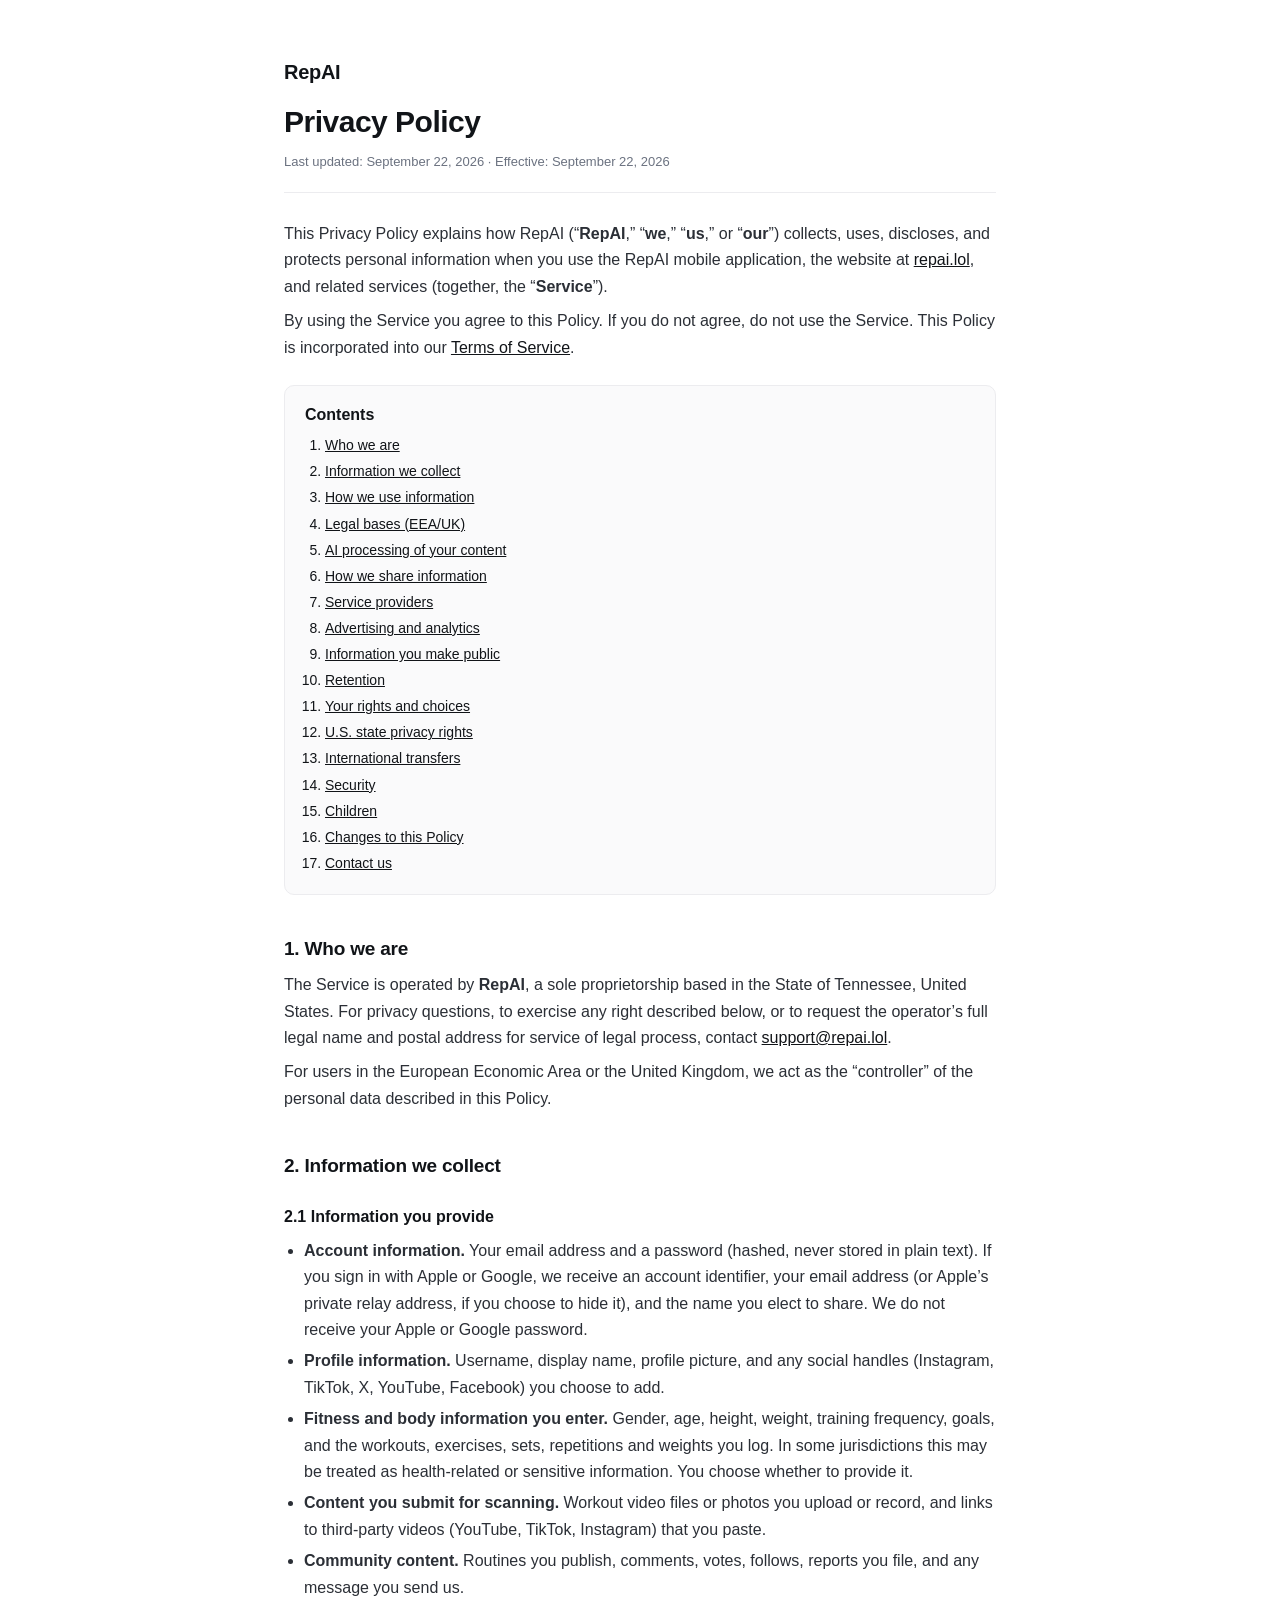
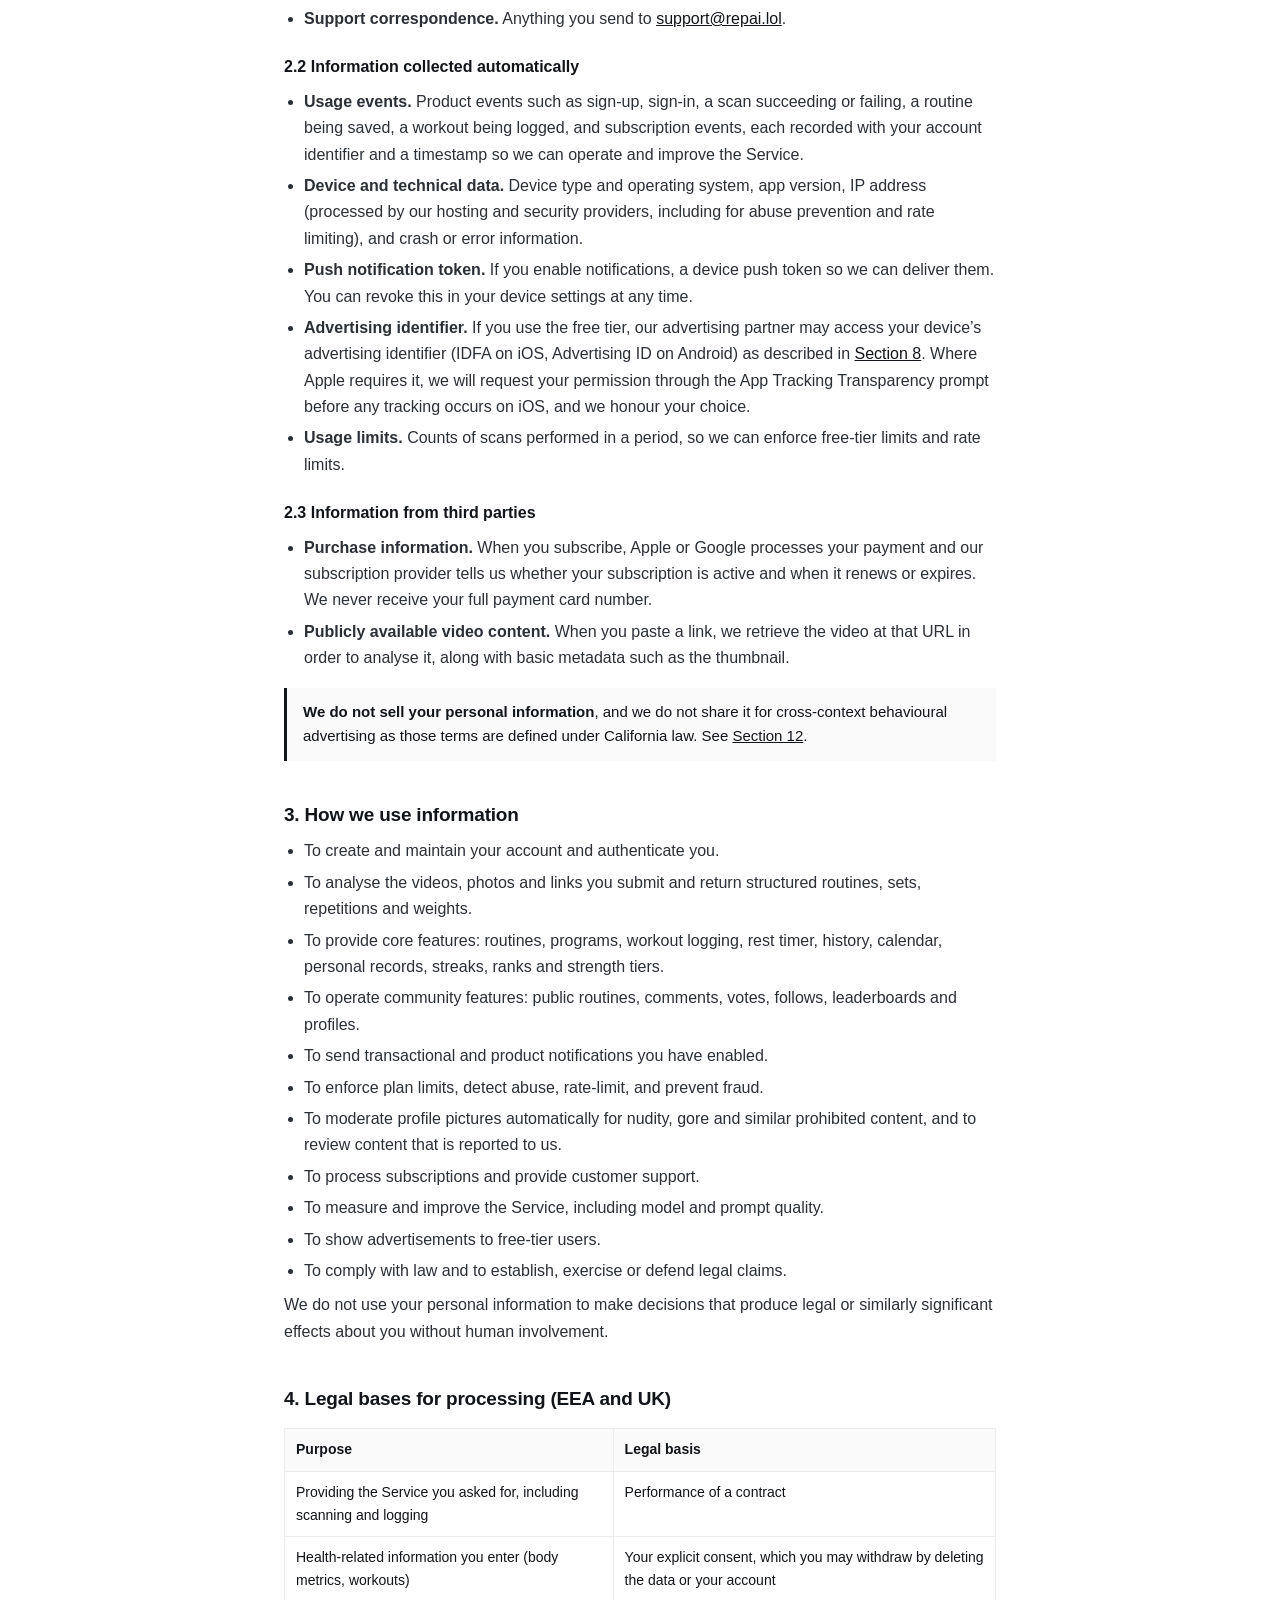
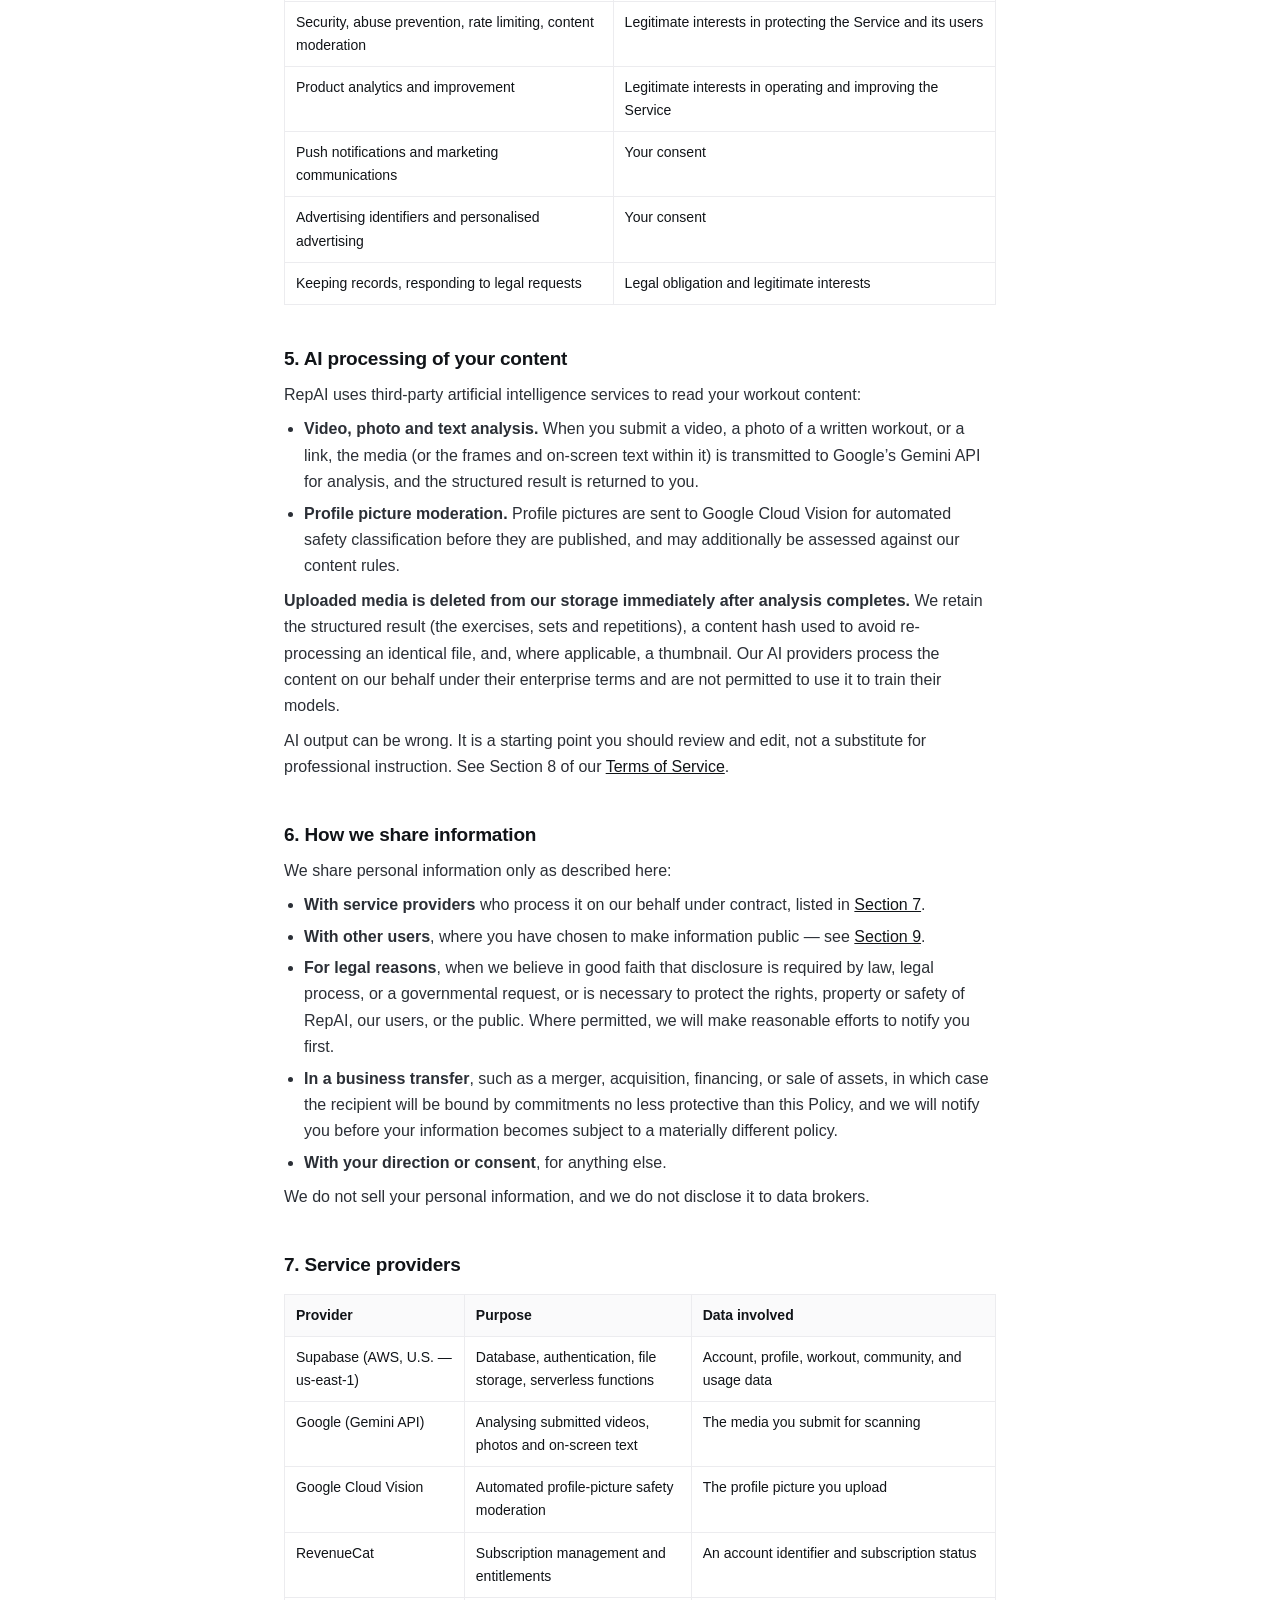
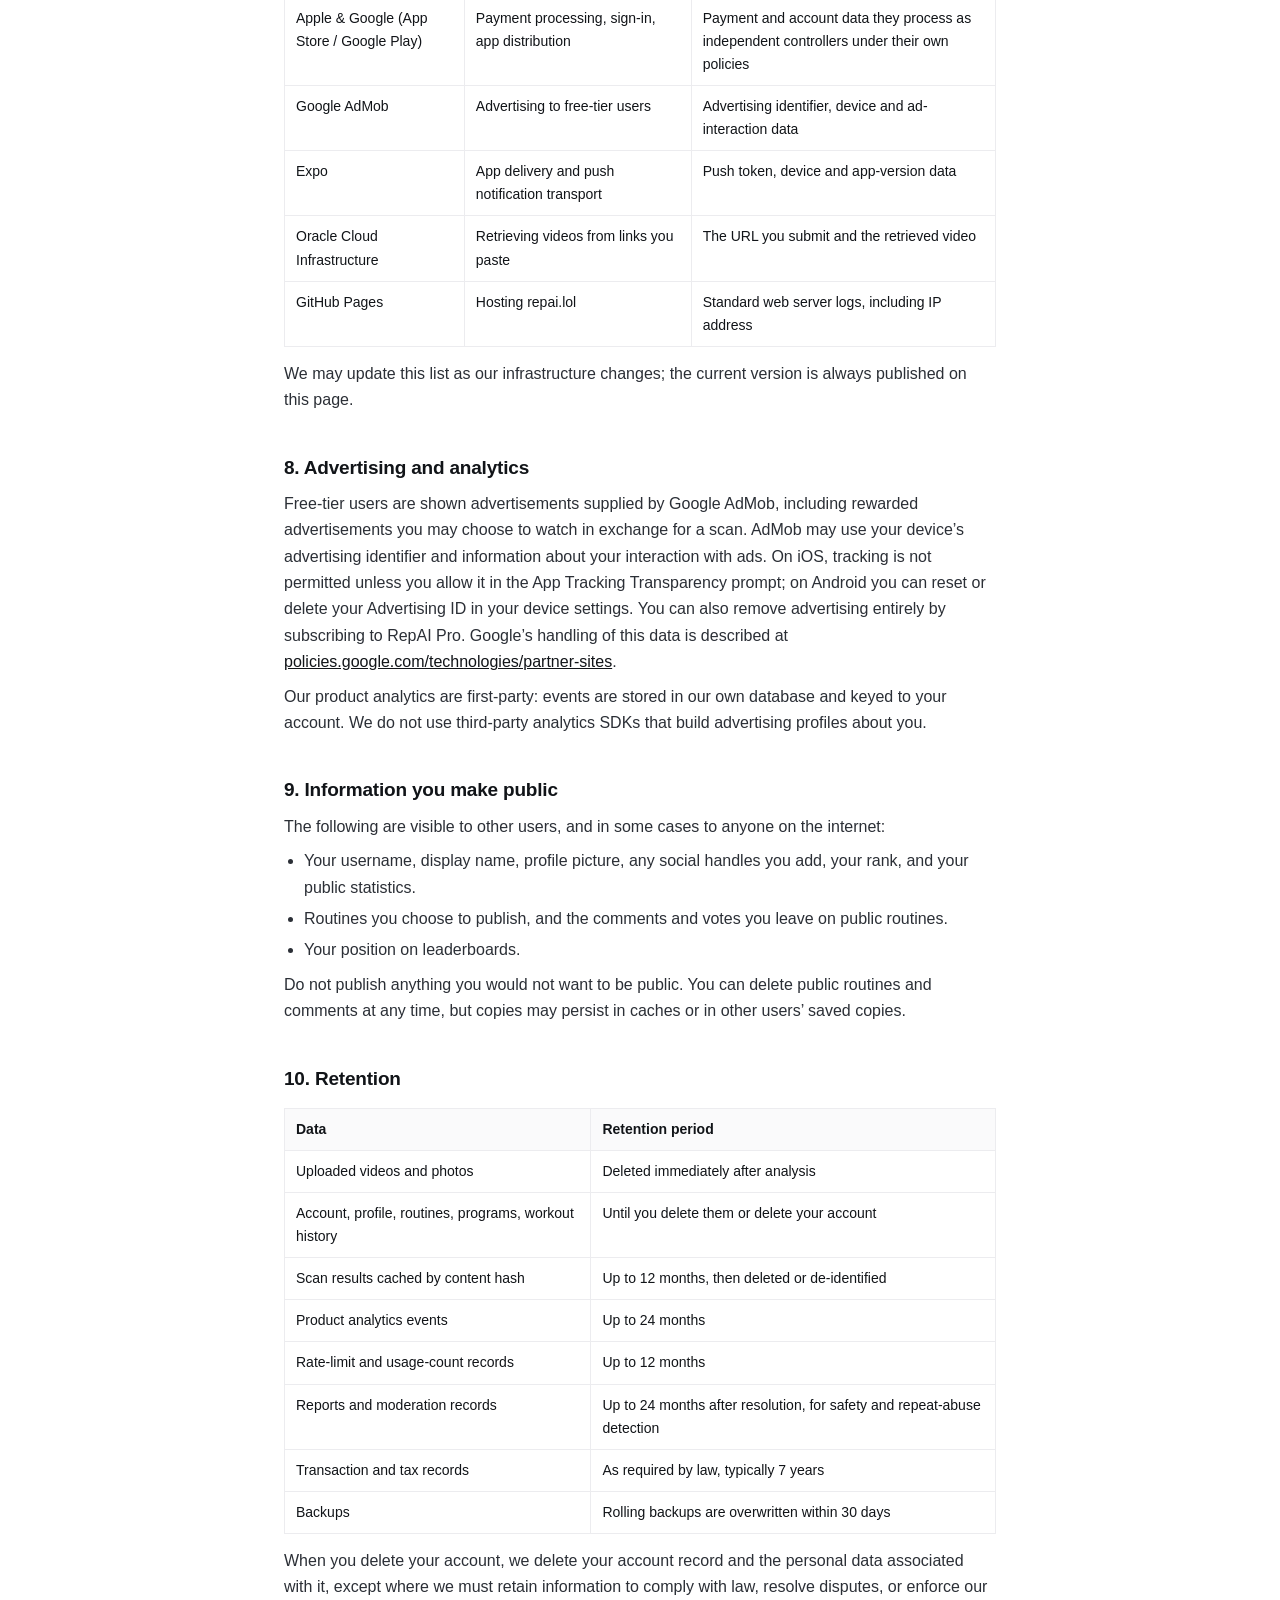
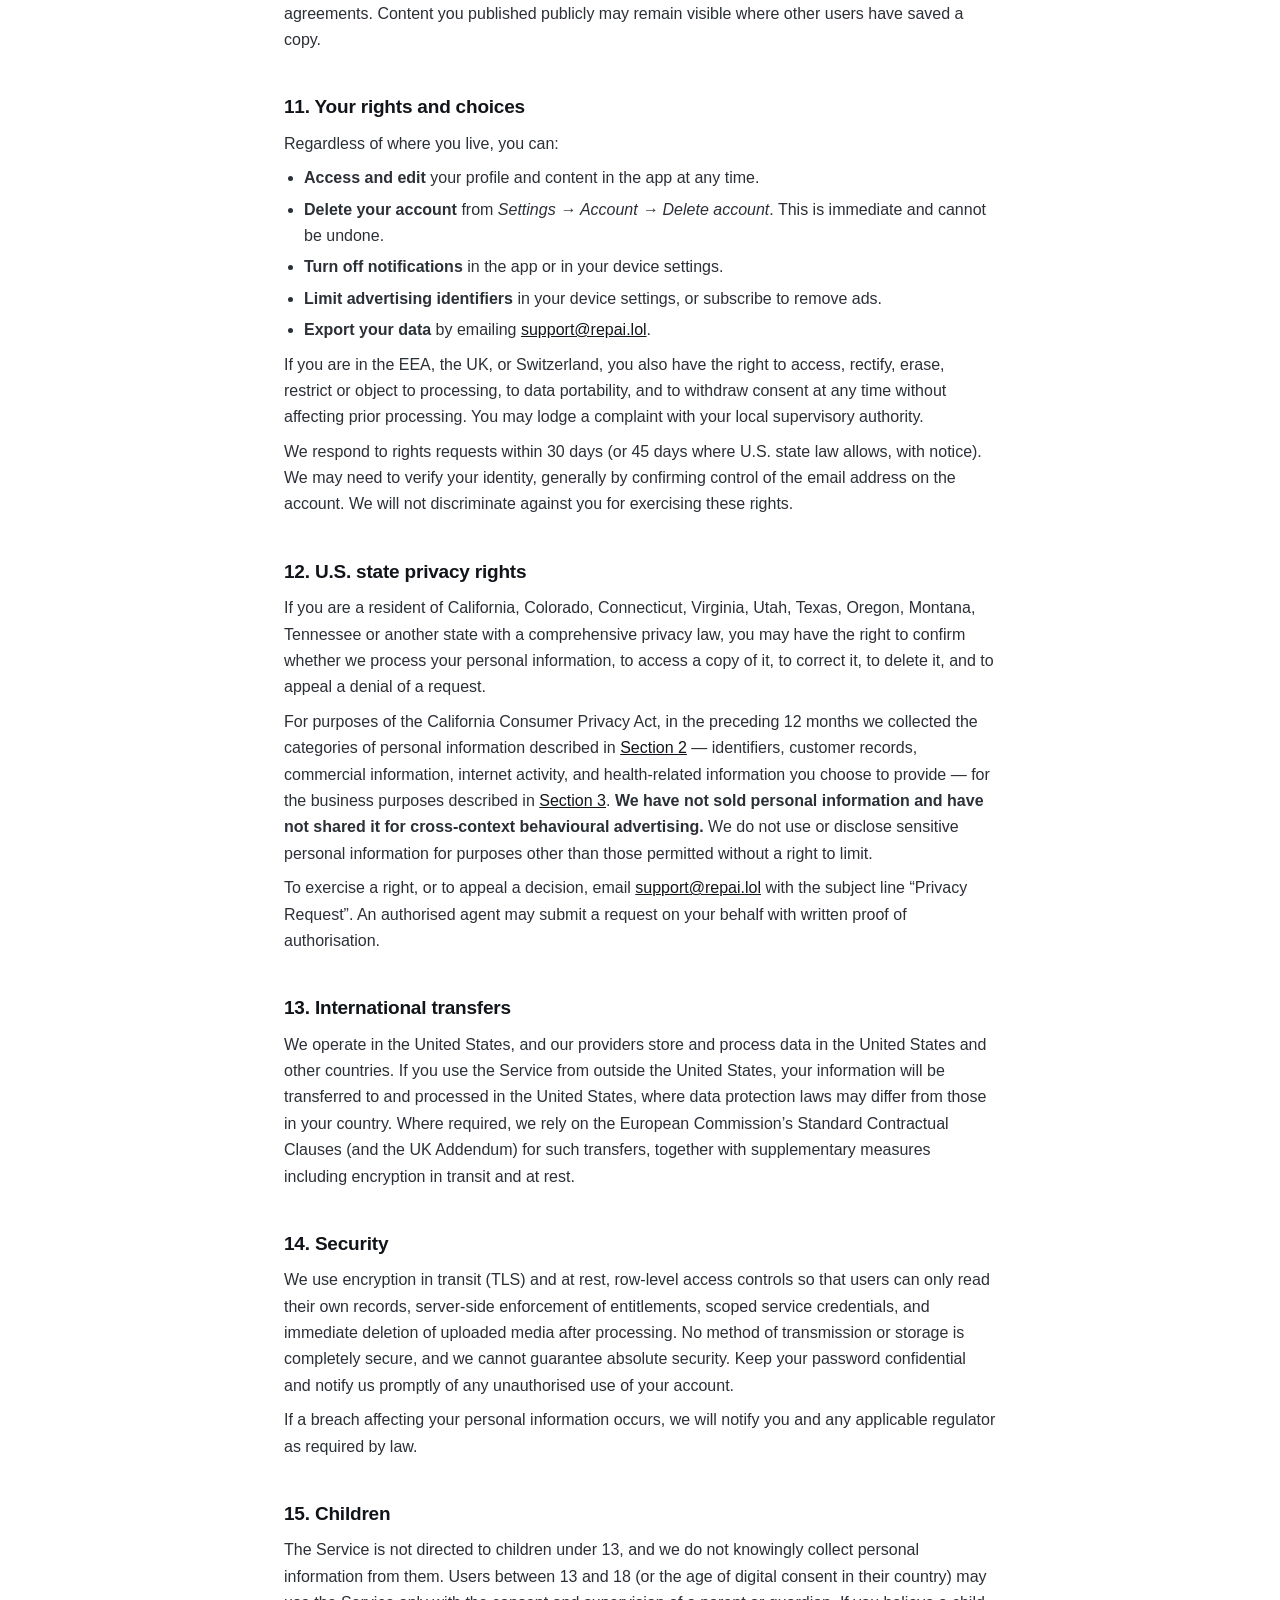
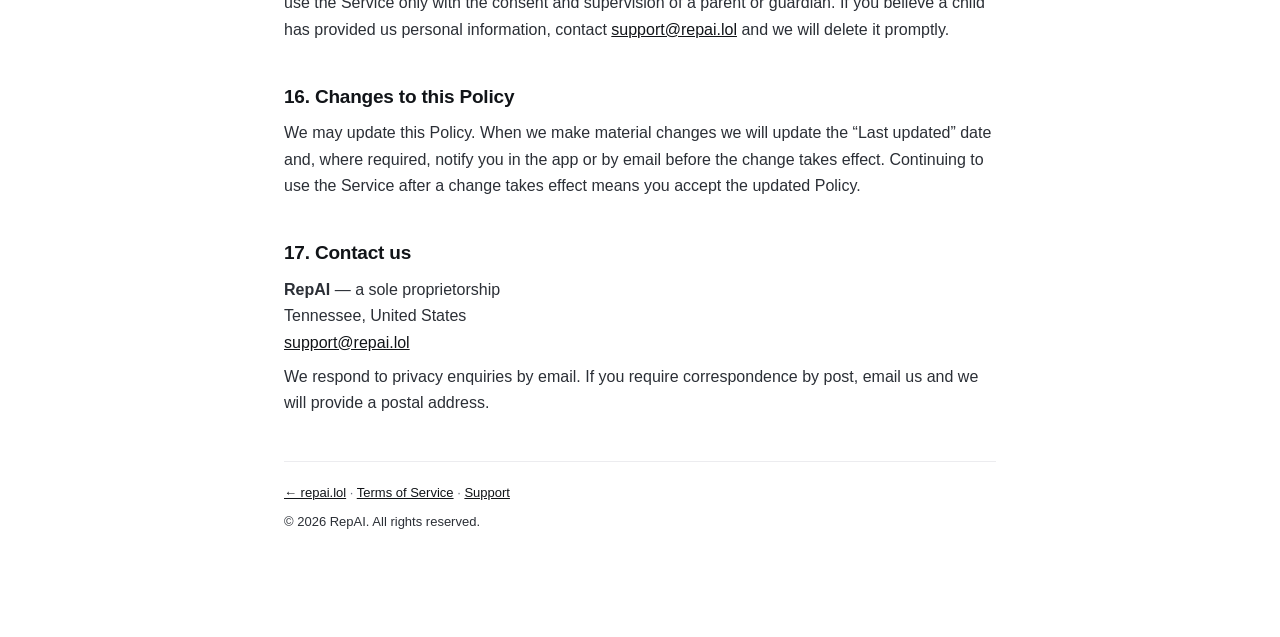
<file: legal/privacy.html>
<!doctype html>
<html lang="en">
<head>
<meta charset="utf-8">
<meta name="viewport" content="width=device-width, initial-scale=1">
<title>RepAI — Privacy Policy</title>
<meta name="description" content="How RepAI collects, uses, shares and protects your personal information, and the rights you have over it.">
<link rel="canonical" href="https://repai.lol/legal/privacy">
<style>
  :root { color-scheme: light; }
  * { box-sizing: border-box; }
  body { margin: 0; background: #ffffff; color: #111418;
         font: 16px/1.65 -apple-system, BlinkMacSystemFont, "Segoe UI", Roboto, Helvetica, Arial, sans-serif; }
  .wrap { max-width: 760px; margin: 0 auto; padding: 56px 24px 96px; }
  header { border-bottom: 1px solid #ececef; padding-bottom: 20px; margin-bottom: 28px; }
  .brand { font-weight: 800; letter-spacing: -0.3px; font-size: 20px; text-decoration: none; color: #111418; }
  h1 { font-size: 30px; letter-spacing: -0.5px; margin: 8px 0 4px; }
  .updated { color: #6b7280; font-size: 13px; }
  h2 { font-size: 19px; margin: 38px 0 8px; letter-spacing: -0.2px; }
  h3 { font-size: 16px; margin: 22px 0 6px; }
  p { margin: 8px 0; color: #2b2f36; }
  a { color: #111418; }
  .muted { color: #6b7280; font-size: 13px; margin-top: 44px; border-top: 1px solid #ececef; padding-top: 20px; }
  ul { margin: 8px 0; padding-left: 20px; color: #2b2f36; }
  li { margin: 5px 0; }
  table { border-collapse: collapse; width: 100%; margin: 14px 0; font-size: 14px; display: block; overflow-x: auto; }
  th, td { border: 1px solid #ececef; padding: 9px 11px; text-align: left; vertical-align: top; }
  th { background: #fafafb; font-weight: 600; }
  .toc { background: #fafafb; border: 1px solid #ececef; border-radius: 10px; padding: 16px 20px; margin: 24px 0 8px; }
  .toc ol { margin: 6px 0 0; padding-left: 20px; font-size: 14px; }
  .toc li { margin: 3px 0; }
  .callout { background: #fafafb; border-left: 3px solid #111418; padding: 12px 16px; margin: 16px 0; font-size: 15px; }
</style>
</head>
<body>
  <div class="wrap">
    <header>
      <a class="brand" href="/">RepAI</a>
      <h1>Privacy Policy</h1>
      <div class="updated">Last updated: September 22, 2026 &middot; Effective: September 22, 2026</div>
    </header>

    <p>This Privacy Policy explains how RepAI (&ldquo;<strong>RepAI</strong>,&rdquo; &ldquo;<strong>we</strong>,&rdquo;
       &ldquo;<strong>us</strong>,&rdquo; or &ldquo;<strong>our</strong>&rdquo;) collects, uses, discloses, and protects
       personal information when you use the RepAI mobile application, the website at
       <a href="https://repai.lol">repai.lol</a>, and related services (together, the &ldquo;<strong>Service</strong>&rdquo;).</p>

    <p>By using the Service you agree to this Policy. If you do not agree, do not use the Service.
       This Policy is incorporated into our <a href="/legal/terms">Terms of Service</a>.</p>

    <div class="toc">
      <strong>Contents</strong>
      <ol>
        <li><a href="#who">Who we are</a></li>
        <li><a href="#collect">Information we collect</a></li>
        <li><a href="#use">How we use information</a></li>
        <li><a href="#legal-bases">Legal bases (EEA/UK)</a></li>
        <li><a href="#ai">AI processing of your content</a></li>
        <li><a href="#share">How we share information</a></li>
        <li><a href="#subprocessors">Service providers</a></li>
        <li><a href="#ads">Advertising and analytics</a></li>
        <li><a href="#public">Information you make public</a></li>
        <li><a href="#retention">Retention</a></li>
        <li><a href="#rights">Your rights and choices</a></li>
        <li><a href="#us-states">U.S. state privacy rights</a></li>
        <li><a href="#transfers">International transfers</a></li>
        <li><a href="#security">Security</a></li>
        <li><a href="#children">Children</a></li>
        <li><a href="#changes">Changes to this Policy</a></li>
        <li><a href="#contact">Contact us</a></li>
      </ol>
    </div>

    <h2 id="who">1. Who we are</h2>
    <p>The Service is operated by <strong>RepAI</strong>, a sole proprietorship based in the State of Tennessee,
       United States. For privacy questions, to exercise any right described below, or to request the operator&rsquo;s
       full legal name and postal address for service of legal process, contact
       <a href="mailto:support@repai.lol">support@repai.lol</a>.</p>
    <p>For users in the European Economic Area or the United Kingdom, we act as the
       &ldquo;controller&rdquo; of the personal data described in this Policy.</p>

    <h2 id="collect">2. Information we collect</h2>

    <h3>2.1 Information you provide</h3>
    <ul>
      <li><strong>Account information.</strong> Your email address and a password (hashed, never stored in plain text).
          If you sign in with Apple or Google, we receive an account identifier, your email address (or Apple&rsquo;s
          private relay address, if you choose to hide it), and the name you elect to share. We do not receive your
          Apple or Google password.</li>
      <li><strong>Profile information.</strong> Username, display name, profile picture, and any social handles
          (Instagram, TikTok, X, YouTube, Facebook) you choose to add.</li>
      <li><strong>Fitness and body information you enter.</strong> Gender, age, height, weight, training frequency,
          goals, and the workouts, exercises, sets, repetitions and weights you log. In some jurisdictions this may
          be treated as health-related or sensitive information. You choose whether to provide it.</li>
      <li><strong>Content you submit for scanning.</strong> Workout video files or photos you upload or record, and
          links to third-party videos (YouTube, TikTok, Instagram) that you paste.</li>
      <li><strong>Community content.</strong> Routines you publish, comments, votes, follows, reports you file, and
          any message you send us.</li>
      <li><strong>Support correspondence.</strong> Anything you send to <a href="mailto:support@repai.lol">support@repai.lol</a>.</li>
    </ul>

    <h3>2.2 Information collected automatically</h3>
    <ul>
      <li><strong>Usage events.</strong> Product events such as sign-up, sign-in, a scan succeeding or failing, a
          routine being saved, a workout being logged, and subscription events, each recorded with your account
          identifier and a timestamp so we can operate and improve the Service.</li>
      <li><strong>Device and technical data.</strong> Device type and operating system, app version, IP address
          (processed by our hosting and security providers, including for abuse prevention and rate limiting), and
          crash or error information.</li>
      <li><strong>Push notification token.</strong> If you enable notifications, a device push token so we can deliver
          them. You can revoke this in your device settings at any time.</li>
      <li><strong>Advertising identifier.</strong> If you use the free tier, our advertising partner may access your
          device&rsquo;s advertising identifier (IDFA on iOS, Advertising ID on Android) as described in
          <a href="#ads">Section 8</a>. Where Apple requires it, we will request your permission through the App Tracking
          Transparency prompt before any tracking occurs on iOS, and we honour your choice.</li>
      <li><strong>Usage limits.</strong> Counts of scans performed in a period, so we can enforce free-tier limits and
          rate limits.</li>
    </ul>

    <h3>2.3 Information from third parties</h3>
    <ul>
      <li><strong>Purchase information.</strong> When you subscribe, Apple or Google processes your payment and our
          subscription provider tells us whether your subscription is active and when it renews or expires. We never
          receive your full payment card number.</li>
      <li><strong>Publicly available video content.</strong> When you paste a link, we retrieve the video at that URL
          in order to analyse it, along with basic metadata such as the thumbnail.</li>
    </ul>

    <div class="callout">
      <strong>We do not sell your personal information</strong>, and we do not share it for cross-context behavioural
      advertising as those terms are defined under California law. See <a href="#us-states">Section 12</a>.
    </div>

    <h2 id="use">3. How we use information</h2>
    <ul>
      <li>To create and maintain your account and authenticate you.</li>
      <li>To analyse the videos, photos and links you submit and return structured routines, sets, repetitions and weights.</li>
      <li>To provide core features: routines, programs, workout logging, rest timer, history, calendar, personal
          records, streaks, ranks and strength tiers.</li>
      <li>To operate community features: public routines, comments, votes, follows, leaderboards and profiles.</li>
      <li>To send transactional and product notifications you have enabled.</li>
      <li>To enforce plan limits, detect abuse, rate-limit, and prevent fraud.</li>
      <li>To moderate profile pictures automatically for nudity, gore and similar prohibited content, and to review
          content that is reported to us.</li>
      <li>To process subscriptions and provide customer support.</li>
      <li>To measure and improve the Service, including model and prompt quality.</li>
      <li>To show advertisements to free-tier users.</li>
      <li>To comply with law and to establish, exercise or defend legal claims.</li>
    </ul>
    <p>We do not use your personal information to make decisions that produce legal or similarly significant effects
       about you without human involvement.</p>

    <h2 id="legal-bases">4. Legal bases for processing (EEA and UK)</h2>
    <table>
      <tr><th>Purpose</th><th>Legal basis</th></tr>
      <tr><td>Providing the Service you asked for, including scanning and logging</td><td>Performance of a contract</td></tr>
      <tr><td>Health-related information you enter (body metrics, workouts)</td><td>Your explicit consent, which you may withdraw by deleting the data or your account</td></tr>
      <tr><td>Security, abuse prevention, rate limiting, content moderation</td><td>Legitimate interests in protecting the Service and its users</td></tr>
      <tr><td>Product analytics and improvement</td><td>Legitimate interests in operating and improving the Service</td></tr>
      <tr><td>Push notifications and marketing communications</td><td>Your consent</td></tr>
      <tr><td>Advertising identifiers and personalised advertising</td><td>Your consent</td></tr>
      <tr><td>Keeping records, responding to legal requests</td><td>Legal obligation and legitimate interests</td></tr>
    </table>

    <h2 id="ai">5. AI processing of your content</h2>
    <p>RepAI uses third-party artificial intelligence services to read your workout content:</p>
    <ul>
      <li><strong>Video, photo and text analysis.</strong> When you submit a video, a photo of a written workout, or a
          link, the media (or the frames and on-screen text within it) is transmitted to Google&rsquo;s Gemini API for
          analysis, and the structured result is returned to you.</li>
      <li><strong>Profile picture moderation.</strong> Profile pictures are sent to Google Cloud Vision for automated
          safety classification before they are published, and may additionally be assessed against our content rules.</li>
    </ul>
    <p><strong>Uploaded media is deleted from our storage immediately after analysis completes.</strong> We retain the
       structured result (the exercises, sets and repetitions), a content hash used to avoid re-processing an identical
       file, and, where applicable, a thumbnail. Our AI providers process the content on our behalf under their
       enterprise terms and are not permitted to use it to train their models.</p>
    <p>AI output can be wrong. It is a starting point you should review and edit, not a substitute for professional
       instruction. See Section 8 of our <a href="/legal/terms">Terms of Service</a>.</p>

    <h2 id="share">6. How we share information</h2>
    <p>We share personal information only as described here:</p>
    <ul>
      <li><strong>With service providers</strong> who process it on our behalf under contract, listed in
          <a href="#subprocessors">Section 7</a>.</li>
      <li><strong>With other users</strong>, where you have chosen to make information public — see
          <a href="#public">Section 9</a>.</li>
      <li><strong>For legal reasons</strong>, when we believe in good faith that disclosure is required by law, legal
          process, or a governmental request, or is necessary to protect the rights, property or safety of RepAI, our
          users, or the public. Where permitted, we will make reasonable efforts to notify you first.</li>
      <li><strong>In a business transfer</strong>, such as a merger, acquisition, financing, or sale of assets, in which
          case the recipient will be bound by commitments no less protective than this Policy, and we will notify you
          before your information becomes subject to a materially different policy.</li>
      <li><strong>With your direction or consent</strong>, for anything else.</li>
    </ul>
    <p>We do not sell your personal information, and we do not disclose it to data brokers.</p>

    <h2 id="subprocessors">7. Service providers</h2>
    <table>
      <tr><th>Provider</th><th>Purpose</th><th>Data involved</th></tr>
      <tr><td>Supabase (AWS, U.S. — us-east-1)</td><td>Database, authentication, file storage, serverless functions</td><td>Account, profile, workout, community, and usage data</td></tr>
      <tr><td>Google (Gemini API)</td><td>Analysing submitted videos, photos and on-screen text</td><td>The media you submit for scanning</td></tr>
      <tr><td>Google Cloud Vision</td><td>Automated profile-picture safety moderation</td><td>The profile picture you upload</td></tr>
      <tr><td>RevenueCat</td><td>Subscription management and entitlements</td><td>An account identifier and subscription status</td></tr>
      <tr><td>Apple &amp; Google (App Store / Google Play)</td><td>Payment processing, sign-in, app distribution</td><td>Payment and account data they process as independent controllers under their own policies</td></tr>
      <tr><td>Google AdMob</td><td>Advertising to free-tier users</td><td>Advertising identifier, device and ad-interaction data</td></tr>
      <tr><td>Expo</td><td>App delivery and push notification transport</td><td>Push token, device and app-version data</td></tr>
      <tr><td>Oracle Cloud Infrastructure</td><td>Retrieving videos from links you paste</td><td>The URL you submit and the retrieved video</td></tr>
      <tr><td>GitHub Pages</td><td>Hosting repai.lol</td><td>Standard web server logs, including IP address</td></tr>
    </table>
    <p>We may update this list as our infrastructure changes; the current version is always published on this page.</p>

    <h2 id="ads">8. Advertising and analytics</h2>
    <p>Free-tier users are shown advertisements supplied by Google AdMob, including rewarded advertisements you may
       choose to watch in exchange for a scan. AdMob may use your device&rsquo;s advertising identifier and information
       about your interaction with ads. On iOS, tracking is not permitted unless you allow it in the App Tracking Transparency
       prompt; on Android you can reset or delete your Advertising ID in your device settings. You can also
       remove advertising entirely by subscribing to RepAI Pro. Google&rsquo;s handling of this data is described at
       <a href="https://policies.google.com/technologies/partner-sites" rel="noopener">policies.google.com/technologies/partner-sites</a>.</p>
    <p>Our product analytics are first-party: events are stored in our own database and keyed to your account. We do not
       use third-party analytics SDKs that build advertising profiles about you.</p>

    <h2 id="public">9. Information you make public</h2>
    <p>The following are visible to other users, and in some cases to anyone on the internet:</p>
    <ul>
      <li>Your username, display name, profile picture, any social handles you add, your rank, and your public statistics.</li>
      <li>Routines you choose to publish, and the comments and votes you leave on public routines.</li>
      <li>Your position on leaderboards.</li>
    </ul>
    <p>Do not publish anything you would not want to be public. You can delete public routines and comments at any time,
       but copies may persist in caches or in other users&rsquo; saved copies.</p>

    <h2 id="retention">10. Retention</h2>
    <table>
      <tr><th>Data</th><th>Retention period</th></tr>
      <tr><td>Uploaded videos and photos</td><td>Deleted immediately after analysis</td></tr>
      <tr><td>Account, profile, routines, programs, workout history</td><td>Until you delete them or delete your account</td></tr>
      <tr><td>Scan results cached by content hash</td><td>Up to 12 months, then deleted or de-identified</td></tr>
      <tr><td>Product analytics events</td><td>Up to 24 months</td></tr>
      <tr><td>Rate-limit and usage-count records</td><td>Up to 12 months</td></tr>
      <tr><td>Reports and moderation records</td><td>Up to 24 months after resolution, for safety and repeat-abuse detection</td></tr>
      <tr><td>Transaction and tax records</td><td>As required by law, typically 7 years</td></tr>
      <tr><td>Backups</td><td>Rolling backups are overwritten within 30 days</td></tr>
    </table>
    <p>When you delete your account, we delete your account record and the personal data associated with it, except
       where we must retain information to comply with law, resolve disputes, or enforce our agreements. Content you
       published publicly may remain visible where other users have saved a copy.</p>

    <h2 id="rights">11. Your rights and choices</h2>
    <p>Regardless of where you live, you can:</p>
    <ul>
      <li><strong>Access and edit</strong> your profile and content in the app at any time.</li>
      <li><strong>Delete your account</strong> from <em>Settings &rarr; Account &rarr; Delete account</em>. This is immediate
          and cannot be undone.</li>
      <li><strong>Turn off notifications</strong> in the app or in your device settings.</li>
      <li><strong>Limit advertising identifiers</strong> in your device settings, or subscribe to remove ads.</li>
      <li><strong>Export your data</strong> by emailing <a href="mailto:support@repai.lol">support@repai.lol</a>.</li>
    </ul>
    <p>If you are in the EEA, the UK, or Switzerland, you also have the right to access, rectify, erase, restrict or
       object to processing, to data portability, and to withdraw consent at any time without affecting prior
       processing. You may lodge a complaint with your local supervisory authority.</p>
    <p>We respond to rights requests within 30 days (or 45 days where U.S. state law allows, with notice). We may need
       to verify your identity, generally by confirming control of the email address on the account. We will not
       discriminate against you for exercising these rights.</p>

    <h2 id="us-states">12. U.S. state privacy rights</h2>
    <p>If you are a resident of California, Colorado, Connecticut, Virginia, Utah, Texas, Oregon, Montana, Tennessee or another
       state with a comprehensive privacy law, you may have the right to confirm whether we process your personal
       information, to access a copy of it, to correct it, to delete it, and to appeal a denial of a request.</p>
    <p>For purposes of the California Consumer Privacy Act, in the preceding 12 months we collected the categories of
       personal information described in <a href="#collect">Section 2</a> — identifiers, customer records, commercial
       information, internet activity, and health-related information you choose to provide — for the business purposes
       described in <a href="#use">Section 3</a>. <strong>We have not sold personal information and have not shared it
       for cross-context behavioural advertising.</strong> We do not use or disclose sensitive personal information for
       purposes other than those permitted without a right to limit.</p>
    <p>To exercise a right, or to appeal a decision, email <a href="mailto:support@repai.lol">support@repai.lol</a> with
       the subject line &ldquo;Privacy Request&rdquo;. An authorised agent may submit a request on your behalf with
       written proof of authorisation.</p>

    <h2 id="transfers">13. International transfers</h2>
    <p>We operate in the United States, and our providers store and process data in the United States and other
       countries. If you use the Service from outside the United States, your information will be transferred to and
       processed in the United States, where data protection laws may differ from those in your country. Where required,
       we rely on the European Commission&rsquo;s Standard Contractual Clauses (and the UK Addendum) for such transfers,
       together with supplementary measures including encryption in transit and at rest.</p>

    <h2 id="security">14. Security</h2>
    <p>We use encryption in transit (TLS) and at rest, row-level access controls so that users can only read their own
       records, server-side enforcement of entitlements, scoped service credentials, and immediate deletion of uploaded
       media after processing. No method of transmission or storage is completely secure, and we cannot guarantee
       absolute security. Keep your password confidential and notify us promptly of any unauthorised use of your account.</p>
    <p>If a breach affecting your personal information occurs, we will notify you and any applicable regulator as
       required by law.</p>

    <h2 id="children">15. Children</h2>
    <p>The Service is not directed to children under 13, and we do not knowingly collect personal information from them.
       Users between 13 and 18 (or the age of digital consent in their country) may use the Service only with the consent
       and supervision of a parent or guardian. If you believe a child has provided us personal information, contact
       <a href="mailto:support@repai.lol">support@repai.lol</a> and we will delete it promptly.</p>

    <h2 id="changes">16. Changes to this Policy</h2>
    <p>We may update this Policy. When we make material changes we will update the &ldquo;Last updated&rdquo; date and,
       where required, notify you in the app or by email before the change takes effect. Continuing to use the Service
       after a change takes effect means you accept the updated Policy.</p>

    <h2 id="contact">17. Contact us</h2>
    <p><strong>RepAI</strong> &mdash; a sole proprietorship<br>
       Tennessee, United States<br>
       <a href="mailto:support@repai.lol">support@repai.lol</a></p>
    <p>We respond to privacy enquiries by email. If you require correspondence by post, email us and we will provide a
       postal address.</p>

    <div class="muted">
      <a href="/">&larr; repai.lol</a> &middot;
      <a href="/legal/terms">Terms of Service</a> &middot;
      <a href="/legal/support">Support</a>
      <p>&copy; 2026 RepAI. All rights reserved.</p>
    </div>
  </div>
</body>
</html>
</file>
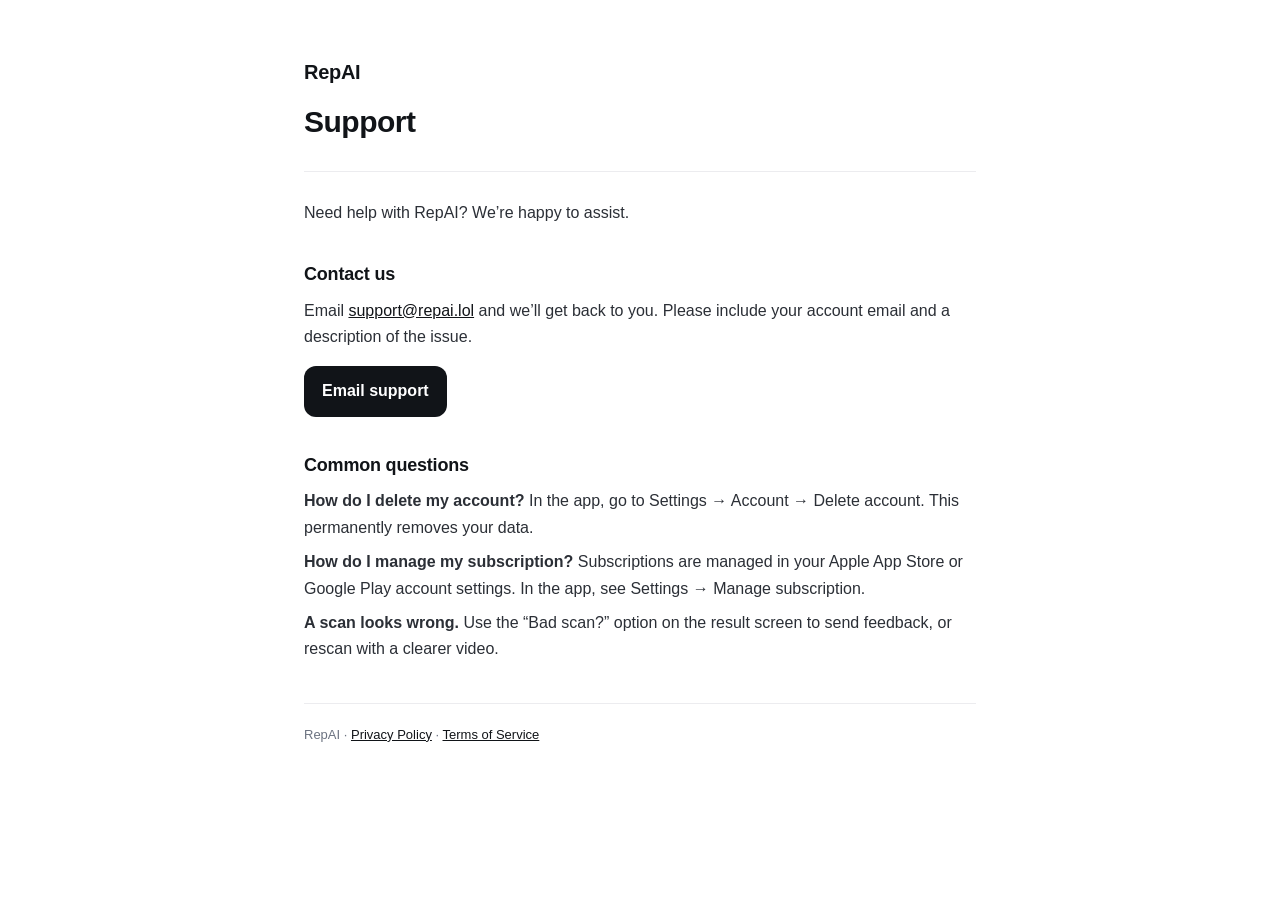
<file: legal/support.html>
<!doctype html>
<html lang="en">
<head>
<meta charset="utf-8">
<meta name="viewport" content="width=device-width, initial-scale=1">
<title>RepAI — Support</title>
<meta name="description" content="RepAI Support &amp; Help">
<style>
  :root { color-scheme: light; }
  * { box-sizing: border-box; }
  body { margin: 0; background: #ffffff; color: #111418;
         font: 16px/1.65 -apple-system, BlinkMacSystemFont, "Segoe UI", Roboto, Helvetica, Arial, sans-serif; }
  .wrap { max-width: 720px; margin: 0 auto; padding: 56px 24px 96px; }
  header { border-bottom: 1px solid #ececef; padding-bottom: 20px; margin-bottom: 28px; }
  .brand { font-weight: 800; letter-spacing: -0.3px; font-size: 20px; }
  h1 { font-size: 30px; letter-spacing: -0.5px; margin: 8px 0 4px; }
  h2 { font-size: 18px; margin: 34px 0 8px; letter-spacing: -0.2px; }
  p { margin: 8px 0; color: #2b2f36; }
  a { color: #111418; }
  .cta { display: inline-block; margin-top: 8px; padding: 12px 18px; border-radius: 12px;
         background: #111418; color: #fff; text-decoration: none; font-weight: 700; }
  .muted { color: #6b7280; font-size: 13px; margin-top: 40px; border-top: 1px solid #ececef; padding-top: 20px; }
</style>
</head>
<body>
  <div class="wrap">
    <header>
      <div class="brand">RepAI</div>
      <h1>Support</h1>
    </header>

    <p>Need help with RepAI? We&rsquo;re happy to assist.</p>

    <h2>Contact us</h2>
    <p>Email <a href="mailto:support@repai.lol">support@repai.lol</a> and we&rsquo;ll get back to you.
       Please include your account email and a description of the issue.</p>
    <p><a class="cta" href="mailto:support@repai.lol">Email support</a></p>

    <h2>Common questions</h2>
    <p><strong>How do I delete my account?</strong> In the app, go to
       Settings &rarr; Account &rarr; Delete account. This permanently removes your data.</p>
    <p><strong>How do I manage my subscription?</strong> Subscriptions are managed in your Apple App
       Store or Google Play account settings. In the app, see Settings &rarr; Manage subscription.</p>
    <p><strong>A scan looks wrong.</strong> Use the &ldquo;Bad scan?&rdquo; option on the result screen
       to send feedback, or rescan with a clearer video.</p>

    <p class="muted">RepAI &middot; <a href="/legal/privacy">Privacy Policy</a> &middot;
       <a href="/legal/terms">Terms of Service</a></p>
  </div>
</body>
</html>
</file>
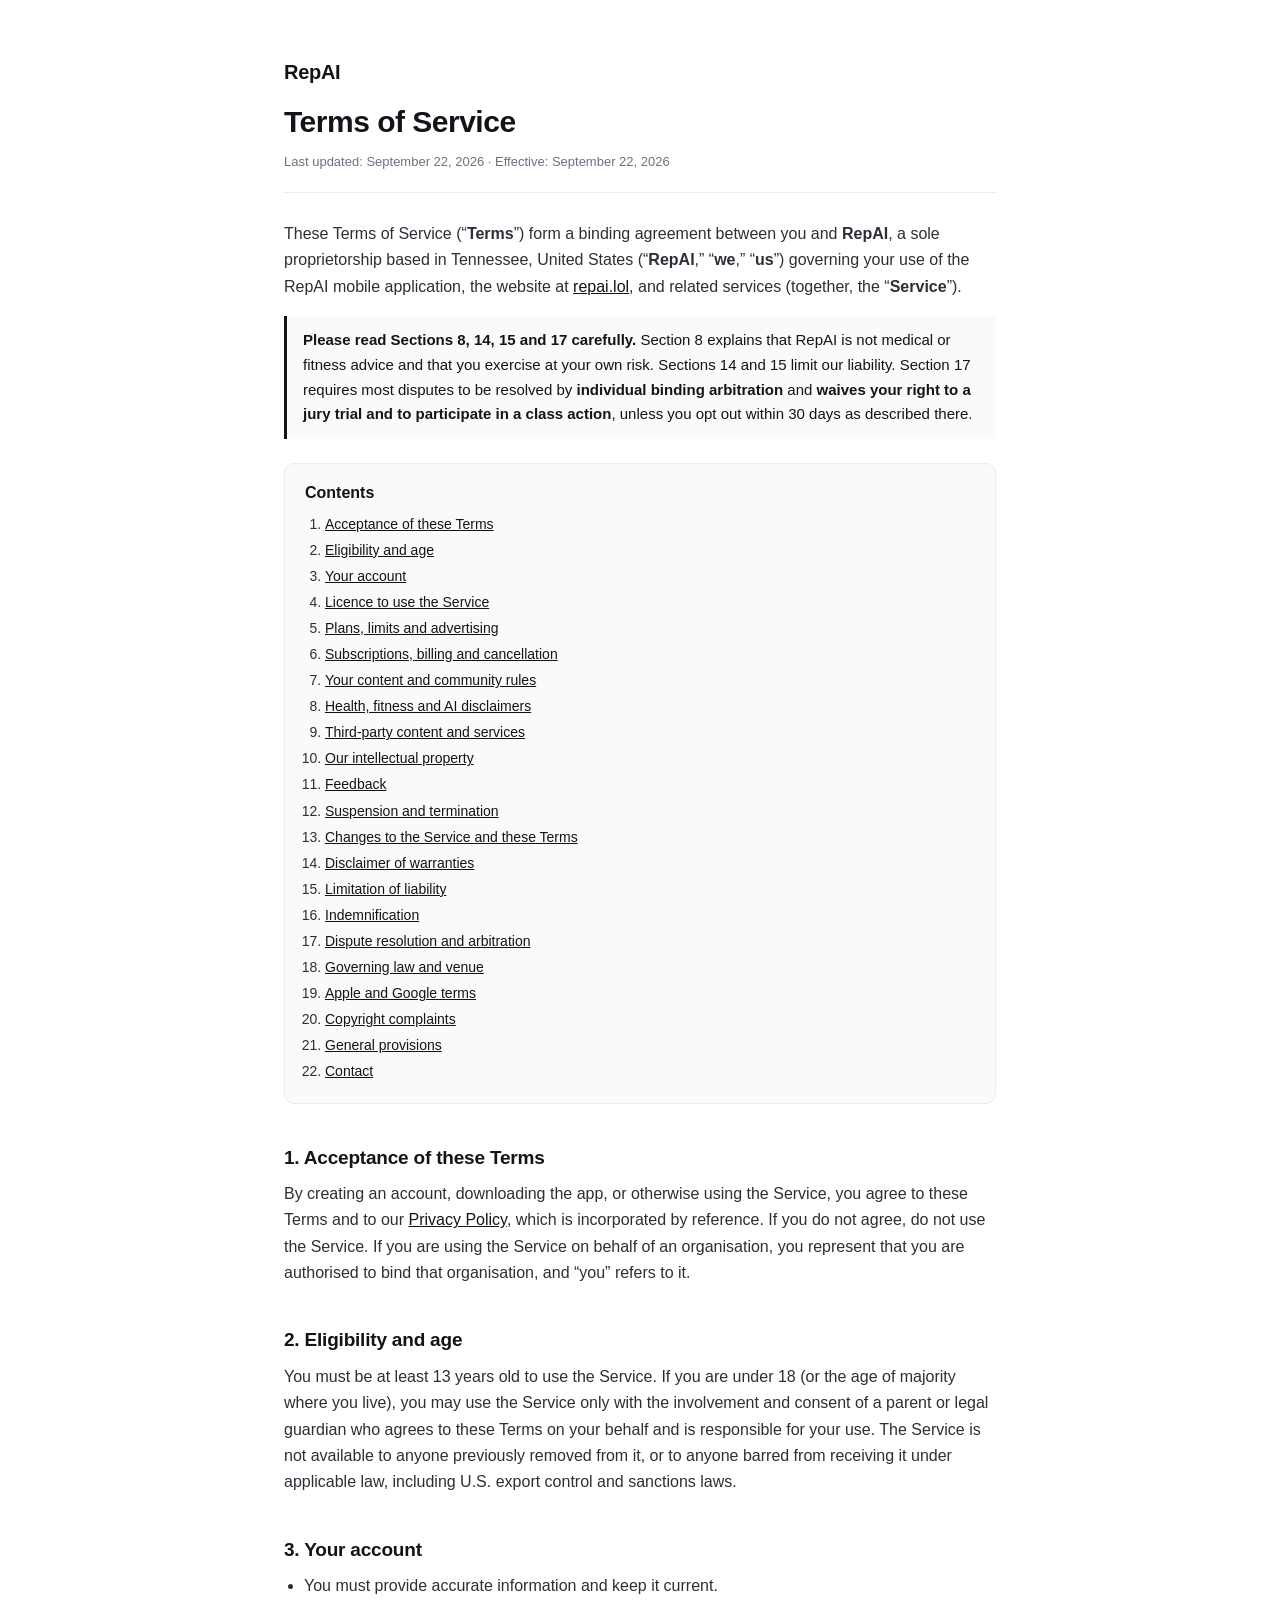
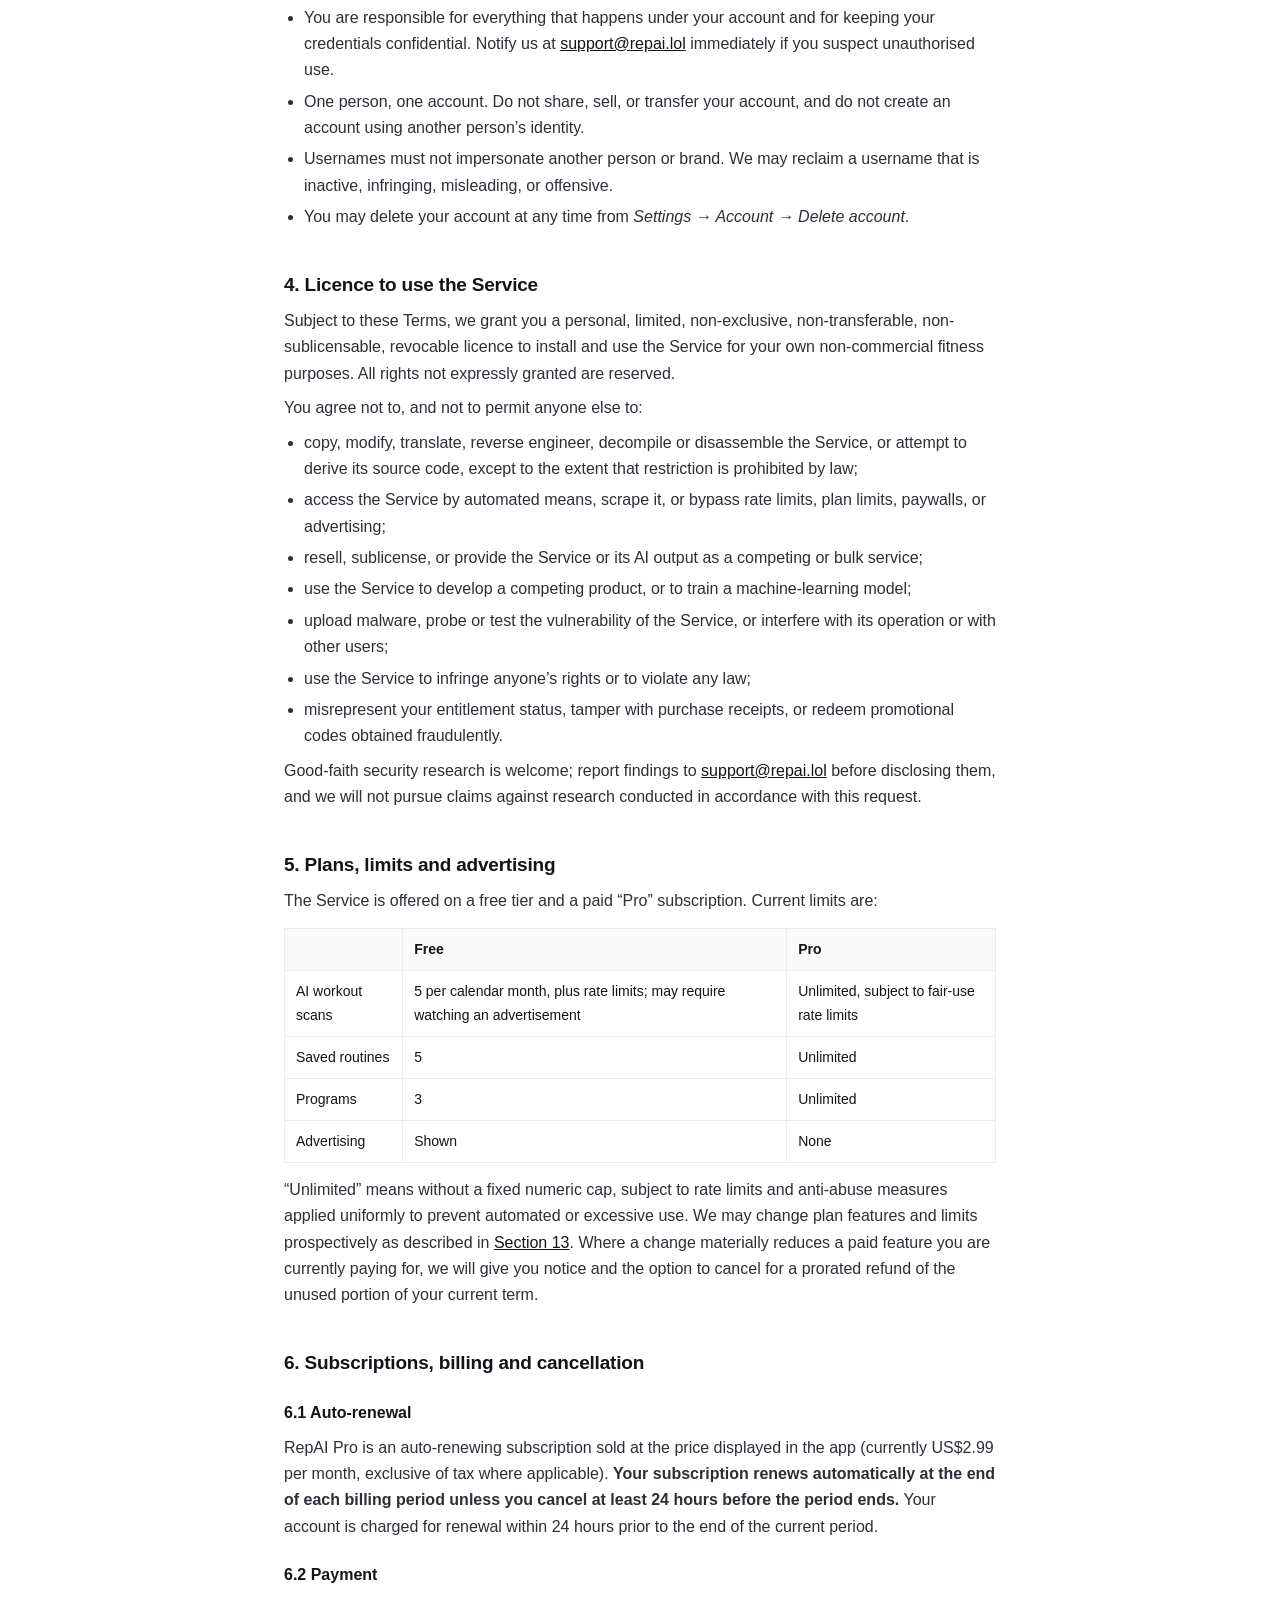
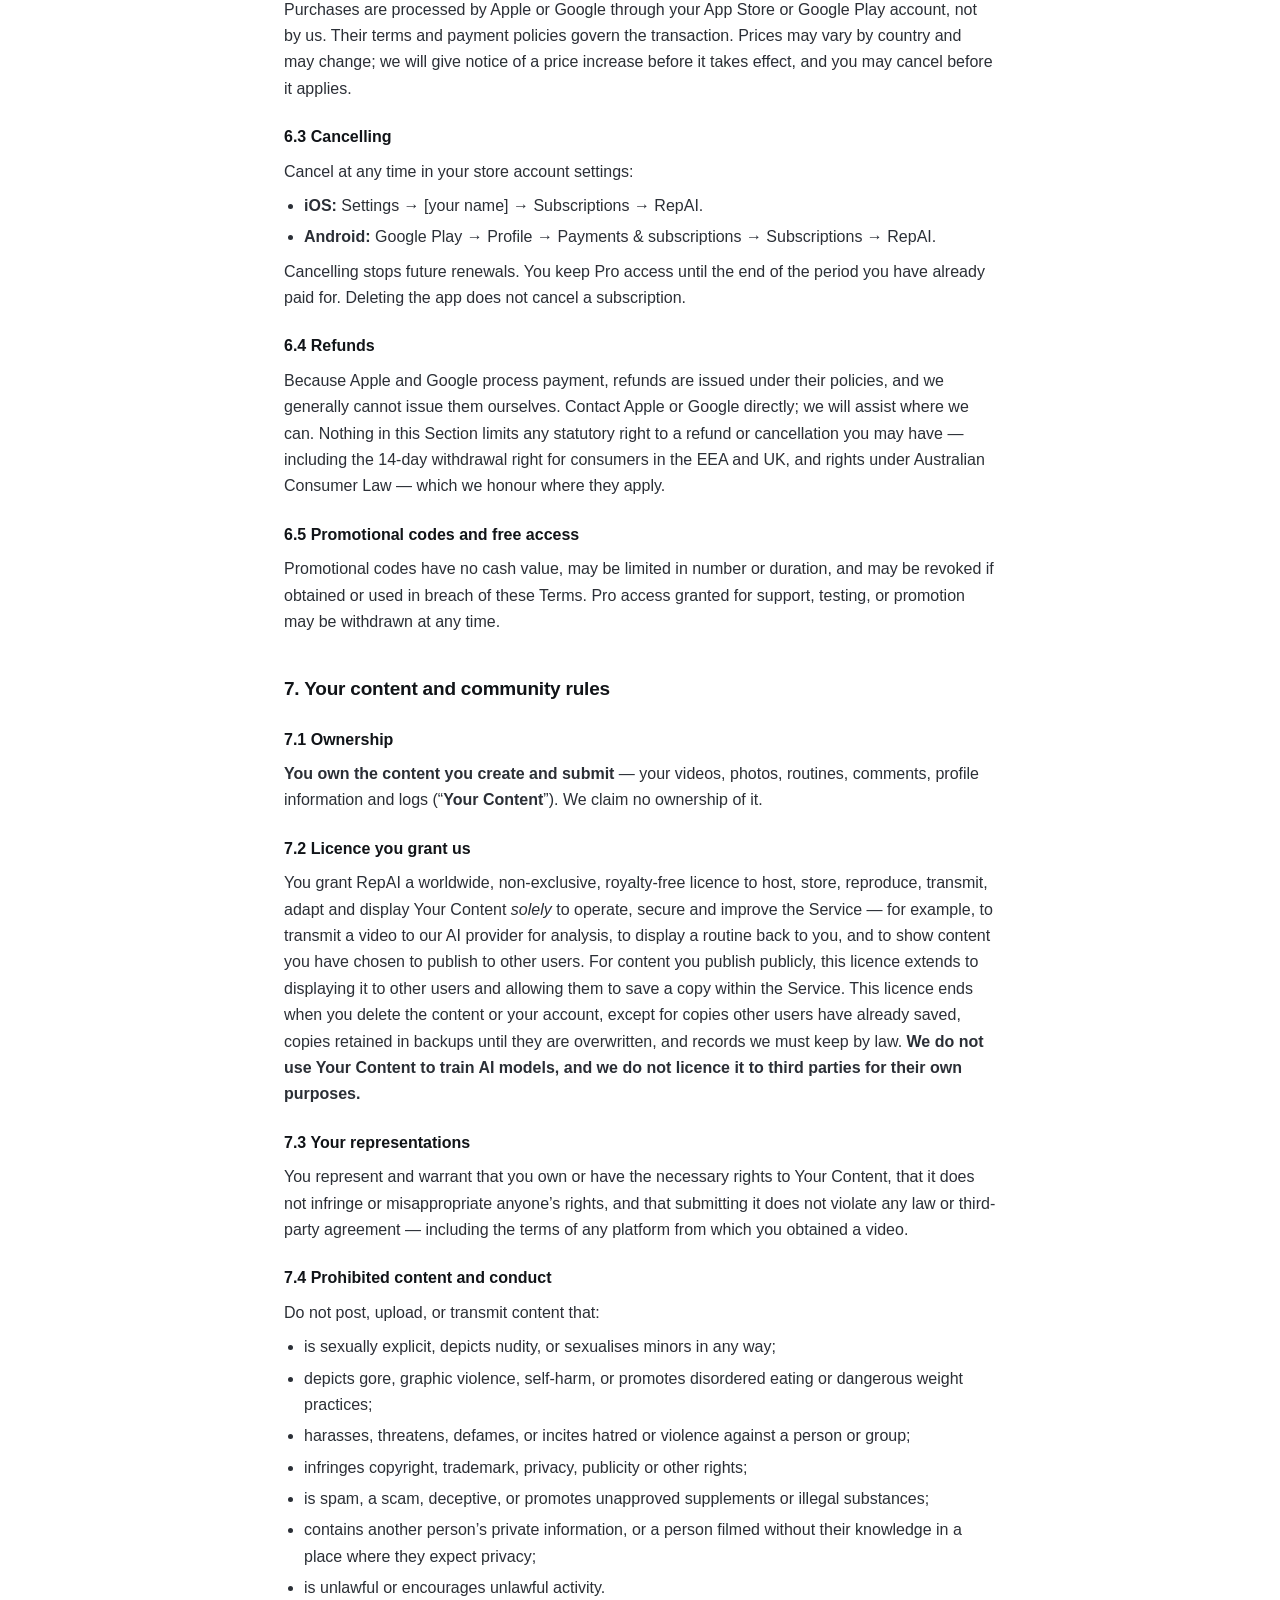
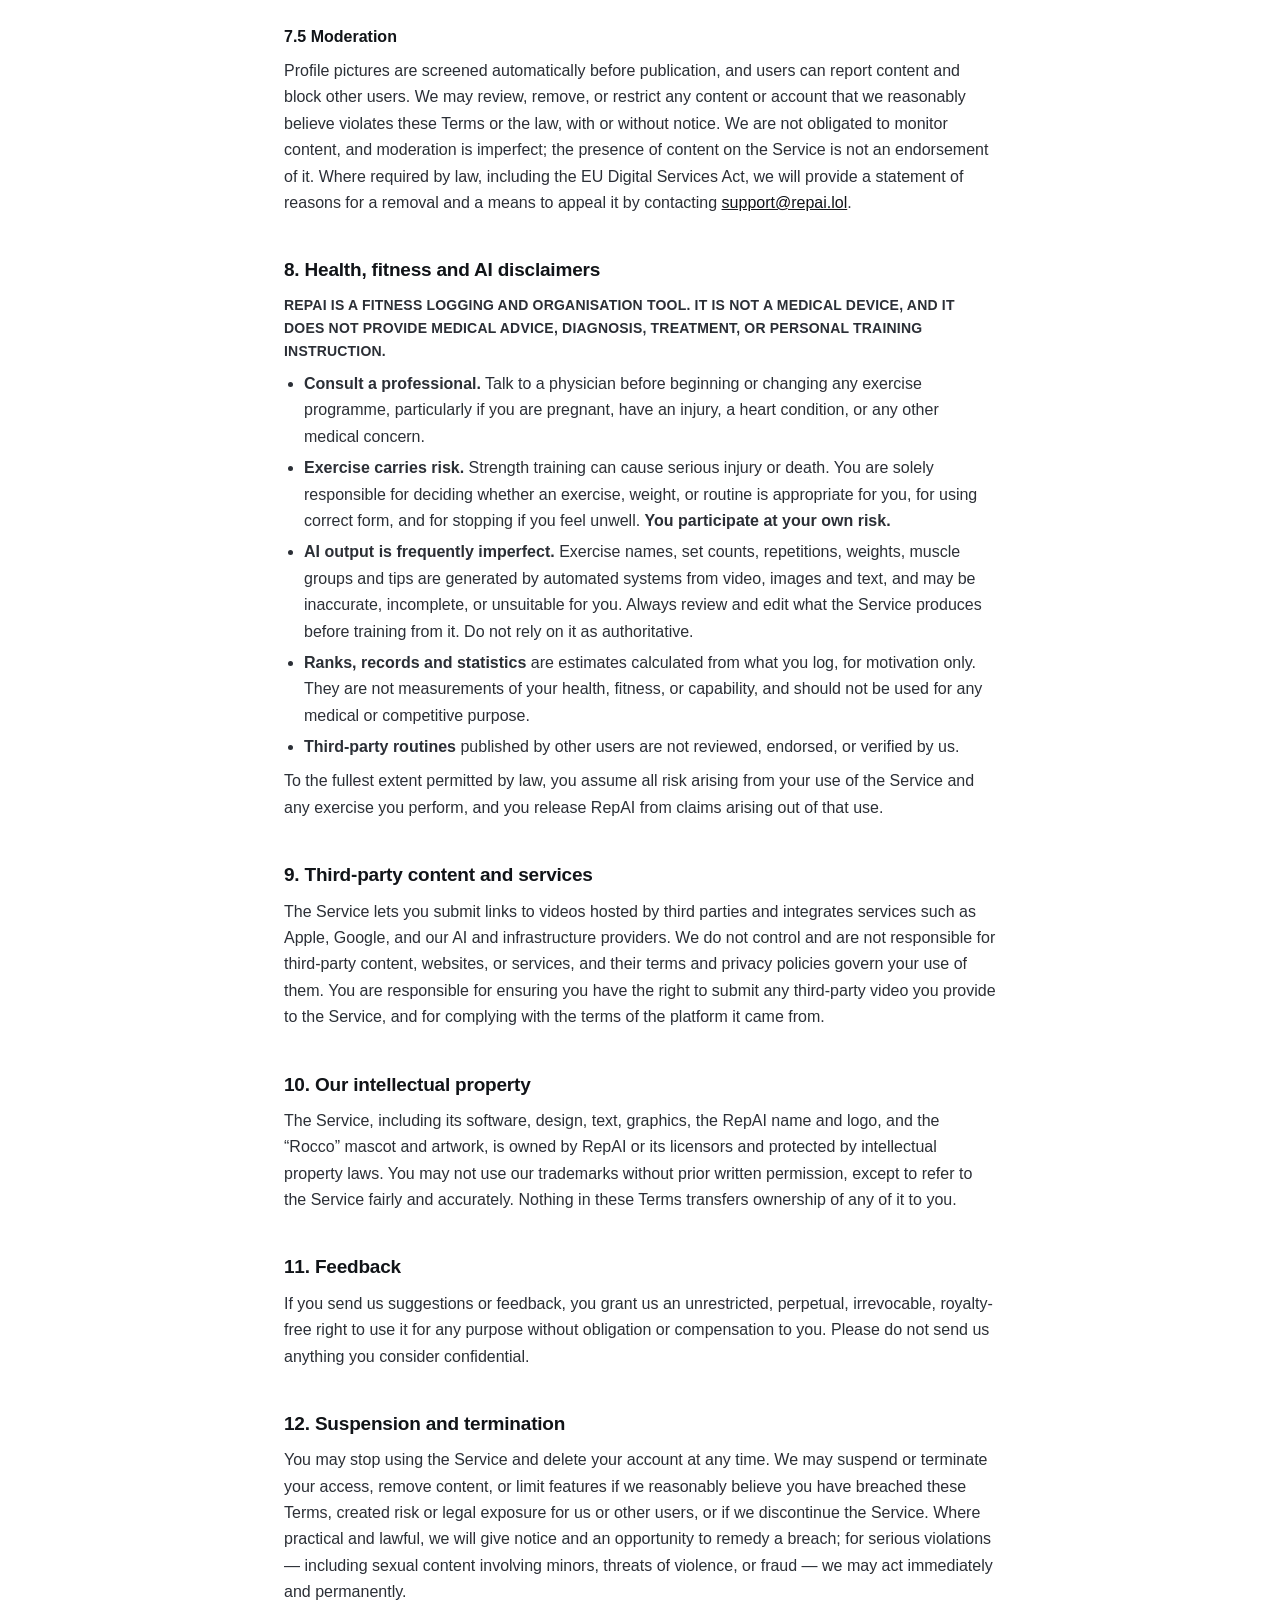
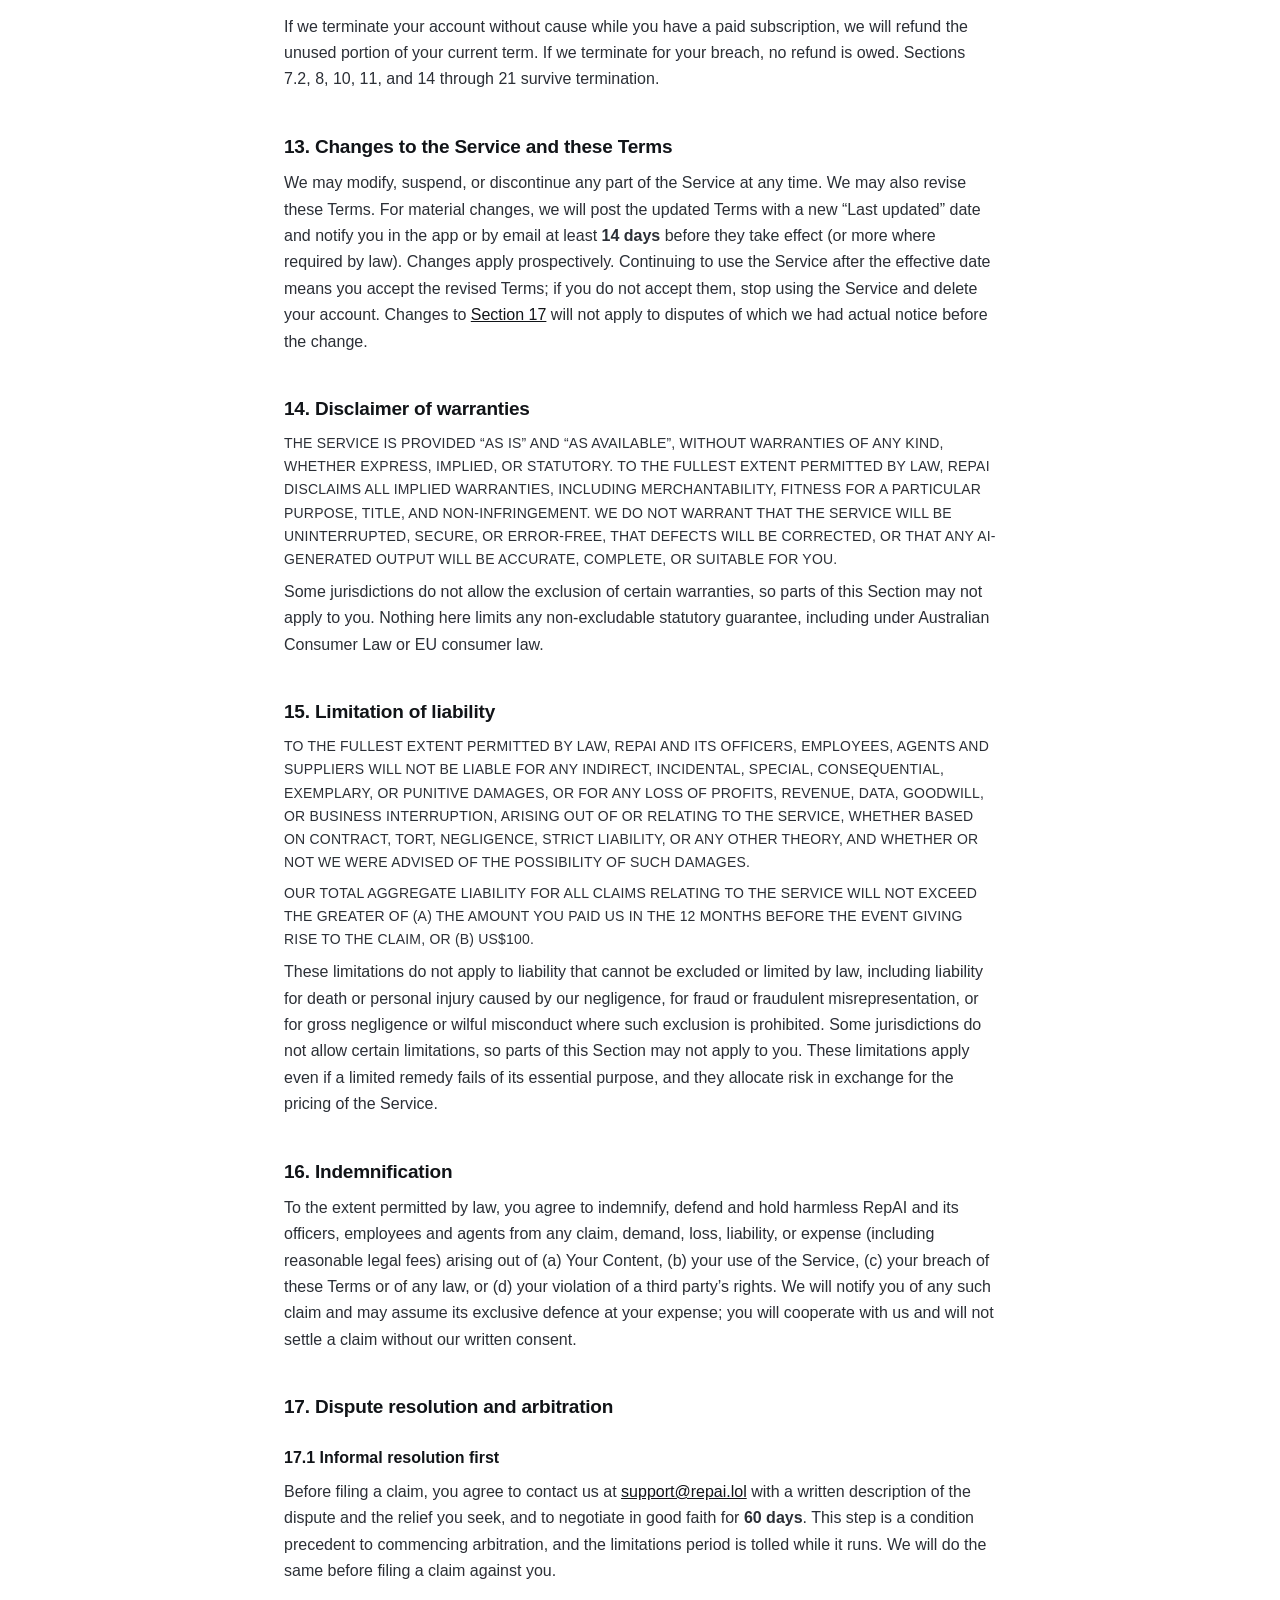
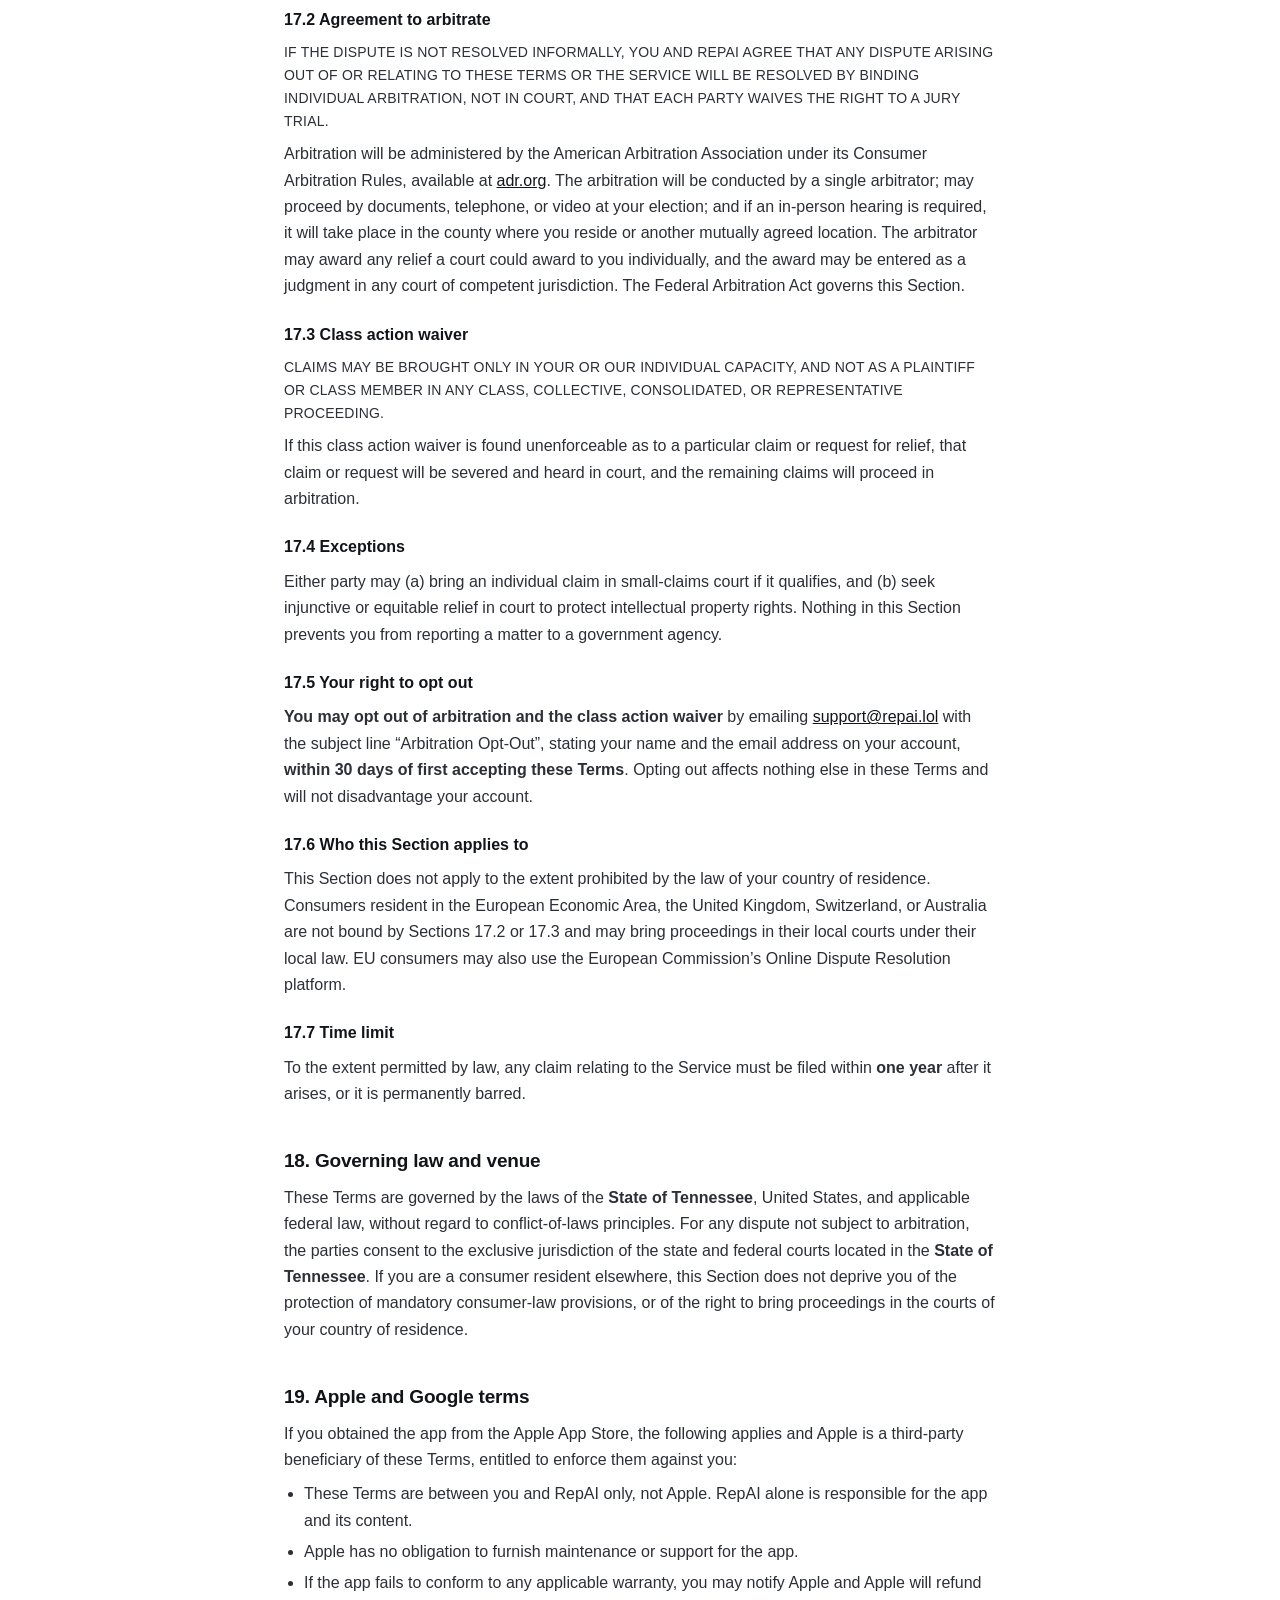
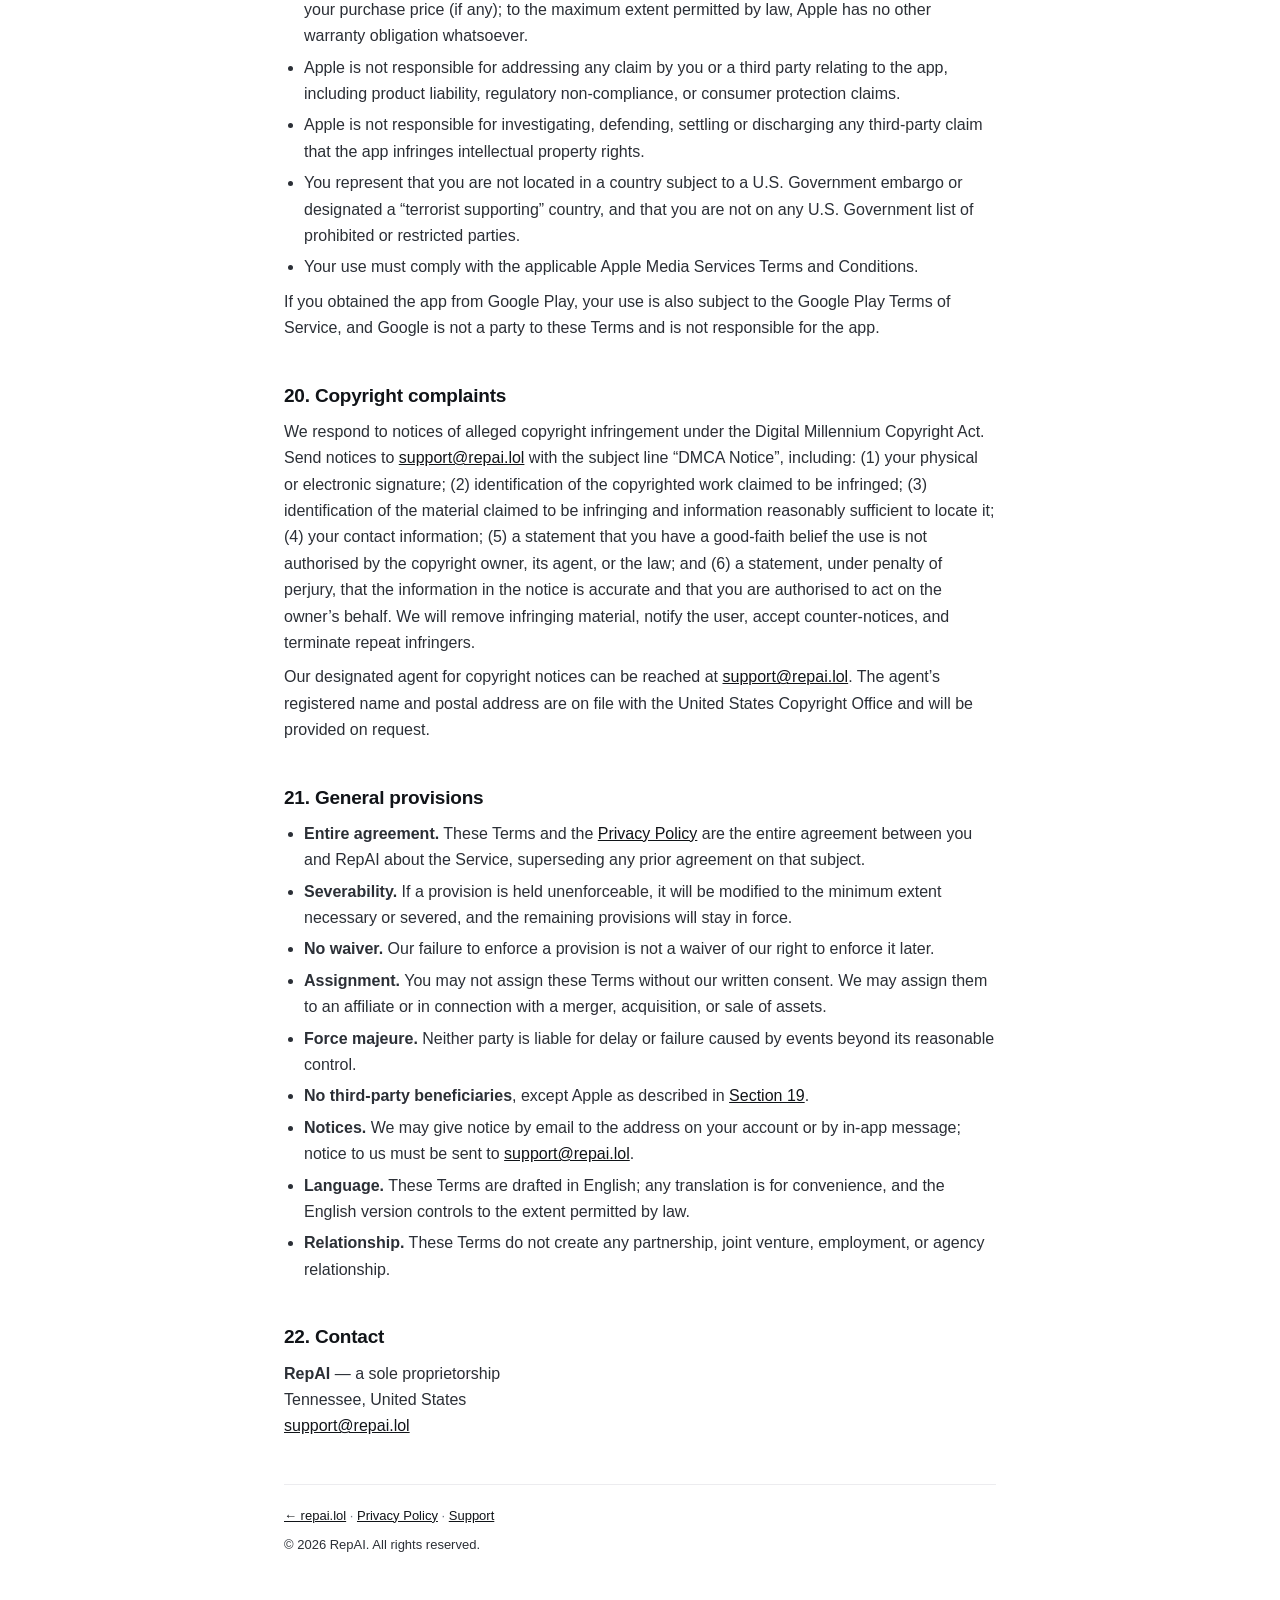
<file: legal/terms.html>
<!doctype html>
<html lang="en">
<head>
<meta charset="utf-8">
<meta name="viewport" content="width=device-width, initial-scale=1">
<title>RepAI — Terms of Service</title>
<meta name="description" content="The agreement between you and RepAI governing your use of the RepAI app and website.">
<link rel="canonical" href="https://repai.lol/legal/terms">
<style>
  :root { color-scheme: light; }
  * { box-sizing: border-box; }
  body { margin: 0; background: #ffffff; color: #111418;
         font: 16px/1.65 -apple-system, BlinkMacSystemFont, "Segoe UI", Roboto, Helvetica, Arial, sans-serif; }
  .wrap { max-width: 760px; margin: 0 auto; padding: 56px 24px 96px; }
  header { border-bottom: 1px solid #ececef; padding-bottom: 20px; margin-bottom: 28px; }
  .brand { font-weight: 800; letter-spacing: -0.3px; font-size: 20px; text-decoration: none; color: #111418; }
  h1 { font-size: 30px; letter-spacing: -0.5px; margin: 8px 0 4px; }
  .updated { color: #6b7280; font-size: 13px; }
  h2 { font-size: 19px; margin: 38px 0 8px; letter-spacing: -0.2px; }
  h3 { font-size: 16px; margin: 22px 0 6px; }
  p { margin: 8px 0; color: #2b2f36; }
  a { color: #111418; }
  .muted { color: #6b7280; font-size: 13px; margin-top: 44px; border-top: 1px solid #ececef; padding-top: 20px; }
  ul, ol { margin: 8px 0; padding-left: 20px; color: #2b2f36; }
  li { margin: 5px 0; }
  table { border-collapse: collapse; width: 100%; margin: 14px 0; font-size: 14px; display: block; overflow-x: auto; }
  th, td { border: 1px solid #ececef; padding: 9px 11px; text-align: left; vertical-align: top; }
  th { background: #fafafb; font-weight: 600; }
  .toc { background: #fafafb; border: 1px solid #ececef; border-radius: 10px; padding: 16px 20px; margin: 24px 0 8px; }
  .toc ol { margin: 6px 0 0; padding-left: 20px; font-size: 14px; }
  .toc li { margin: 3px 0; }
  .callout { background: #fafafb; border-left: 3px solid #111418; padding: 12px 16px; margin: 16px 0; font-size: 15px; }
  .caps { text-transform: uppercase; font-size: 14px; letter-spacing: 0.2px; }
</style>
</head>
<body>
  <div class="wrap">
    <header>
      <a class="brand" href="/">RepAI</a>
      <h1>Terms of Service</h1>
      <div class="updated">Last updated: September 22, 2026 &middot; Effective: September 22, 2026</div>
    </header>

    <p>These Terms of Service (&ldquo;<strong>Terms</strong>&rdquo;) form a binding agreement between you and
       <strong>RepAI</strong>, a sole proprietorship based in Tennessee, United States (&ldquo;<strong>RepAI</strong>,&rdquo; &ldquo;<strong>we</strong>,&rdquo;
       &ldquo;<strong>us</strong>&rdquo;) governing your use of the RepAI mobile application, the website at
       <a href="https://repai.lol">repai.lol</a>, and related services (together, the &ldquo;<strong>Service</strong>&rdquo;).</p>

    <div class="callout">
      <strong>Please read Sections 8, 14, 15 and 17 carefully.</strong> Section 8 explains that RepAI is not medical or
      fitness advice and that you exercise at your own risk. Sections 14 and 15 limit our liability. Section 17 requires
      most disputes to be resolved by <strong>individual binding arbitration</strong> and <strong>waives your right to a
      jury trial and to participate in a class action</strong>, unless you opt out within 30 days as described there.
    </div>

    <div class="toc">
      <strong>Contents</strong>
      <ol>
        <li><a href="#accept">Acceptance of these Terms</a></li>
        <li><a href="#eligibility">Eligibility and age</a></li>
        <li><a href="#account">Your account</a></li>
        <li><a href="#license">Licence to use the Service</a></li>
        <li><a href="#plans">Plans, limits and advertising</a></li>
        <li><a href="#subs">Subscriptions, billing and cancellation</a></li>
        <li><a href="#content">Your content and community rules</a></li>
        <li><a href="#health">Health, fitness and AI disclaimers</a></li>
        <li><a href="#third-party">Third-party content and services</a></li>
        <li><a href="#ip">Our intellectual property</a></li>
        <li><a href="#feedback">Feedback</a></li>
        <li><a href="#suspension">Suspension and termination</a></li>
        <li><a href="#changes">Changes to the Service and these Terms</a></li>
        <li><a href="#warranty">Disclaimer of warranties</a></li>
        <li><a href="#liability">Limitation of liability</a></li>
        <li><a href="#indemnity">Indemnification</a></li>
        <li><a href="#disputes">Dispute resolution and arbitration</a></li>
        <li><a href="#law">Governing law and venue</a></li>
        <li><a href="#apple">Apple and Google terms</a></li>
        <li><a href="#dmca">Copyright complaints</a></li>
        <li><a href="#general">General provisions</a></li>
        <li><a href="#contact">Contact</a></li>
      </ol>
    </div>

    <h2 id="accept">1. Acceptance of these Terms</h2>
    <p>By creating an account, downloading the app, or otherwise using the Service, you agree to these Terms and to our
       <a href="/legal/privacy">Privacy Policy</a>, which is incorporated by reference. If you do not agree, do not use
       the Service. If you are using the Service on behalf of an organisation, you represent that you are authorised to
       bind that organisation, and &ldquo;you&rdquo; refers to it.</p>

    <h2 id="eligibility">2. Eligibility and age</h2>
    <p>You must be at least 13 years old to use the Service. If you are under 18 (or the age of majority where you
       live), you may use the Service only with the involvement and consent of a parent or legal guardian who agrees to
       these Terms on your behalf and is responsible for your use. The Service is not available to anyone previously
       removed from it, or to anyone barred from receiving it under applicable law, including U.S. export control and
       sanctions laws.</p>

    <h2 id="account">3. Your account</h2>
    <ul>
      <li>You must provide accurate information and keep it current.</li>
      <li>You are responsible for everything that happens under your account and for keeping your credentials
          confidential. Notify us at <a href="mailto:support@repai.lol">support@repai.lol</a> immediately if you suspect
          unauthorised use.</li>
      <li>One person, one account. Do not share, sell, or transfer your account, and do not create an account using
          another person&rsquo;s identity.</li>
      <li>Usernames must not impersonate another person or brand. We may reclaim a username that is inactive, infringing,
          misleading, or offensive.</li>
      <li>You may delete your account at any time from <em>Settings &rarr; Account &rarr; Delete account</em>.</li>
    </ul>

    <h2 id="license">4. Licence to use the Service</h2>
    <p>Subject to these Terms, we grant you a personal, limited, non-exclusive, non-transferable, non-sublicensable,
       revocable licence to install and use the Service for your own non-commercial fitness purposes. All rights not
       expressly granted are reserved.</p>
    <p>You agree not to, and not to permit anyone else to:</p>
    <ul>
      <li>copy, modify, translate, reverse engineer, decompile or disassemble the Service, or attempt to derive its
          source code, except to the extent that restriction is prohibited by law;</li>
      <li>access the Service by automated means, scrape it, or bypass rate limits, plan limits, paywalls, or
          advertising;</li>
      <li>resell, sublicense, or provide the Service or its AI output as a competing or bulk service;</li>
      <li>use the Service to develop a competing product, or to train a machine-learning model;</li>
      <li>upload malware, probe or test the vulnerability of the Service, or interfere with its operation or with other
          users;</li>
      <li>use the Service to infringe anyone&rsquo;s rights or to violate any law;</li>
      <li>misrepresent your entitlement status, tamper with purchase receipts, or redeem promotional codes obtained
          fraudulently.</li>
    </ul>
    <p>Good-faith security research is welcome; report findings to <a href="mailto:support@repai.lol">support@repai.lol</a>
       before disclosing them, and we will not pursue claims against research conducted in accordance with this request.</p>

    <h2 id="plans">5. Plans, limits and advertising</h2>
    <p>The Service is offered on a free tier and a paid &ldquo;Pro&rdquo; subscription. Current limits are:</p>
    <table>
      <tr><th></th><th>Free</th><th>Pro</th></tr>
      <tr><td>AI workout scans</td><td>5 per calendar month, plus rate limits; may require watching an advertisement</td><td>Unlimited, subject to fair-use rate limits</td></tr>
      <tr><td>Saved routines</td><td>5</td><td>Unlimited</td></tr>
      <tr><td>Programs</td><td>3</td><td>Unlimited</td></tr>
      <tr><td>Advertising</td><td>Shown</td><td>None</td></tr>
    </table>
    <p>&ldquo;Unlimited&rdquo; means without a fixed numeric cap, subject to rate limits and anti-abuse measures applied
       uniformly to prevent automated or excessive use. We may change plan features and limits prospectively as described
       in <a href="#changes">Section 13</a>. Where a change materially reduces a paid feature you are currently paying
       for, we will give you notice and the option to cancel for a prorated refund of the unused portion of your current
       term.</p>

    <h2 id="subs">6. Subscriptions, billing and cancellation</h2>

    <h3>6.1 Auto-renewal</h3>
    <p>RepAI Pro is an auto-renewing subscription sold at the price displayed in the app (currently US$2.99 per month,
       exclusive of tax where applicable). <strong>Your subscription renews automatically at the end of each billing
       period unless you cancel at least 24 hours before the period ends.</strong> Your account is charged for renewal
       within 24 hours prior to the end of the current period.</p>

    <h3>6.2 Payment</h3>
    <p>Purchases are processed by Apple or Google through your App Store or Google Play account, not by us. Their terms
       and payment policies govern the transaction. Prices may vary by country and may change; we will give notice of a
       price increase before it takes effect, and you may cancel before it applies.</p>

    <h3>6.3 Cancelling</h3>
    <p>Cancel at any time in your store account settings:</p>
    <ul>
      <li><strong>iOS:</strong> Settings &rarr; [your name] &rarr; Subscriptions &rarr; RepAI.</li>
      <li><strong>Android:</strong> Google Play &rarr; Profile &rarr; Payments &amp; subscriptions &rarr; Subscriptions &rarr; RepAI.</li>
    </ul>
    <p>Cancelling stops future renewals. You keep Pro access until the end of the period you have already paid for.
       Deleting the app does not cancel a subscription.</p>

    <h3>6.4 Refunds</h3>
    <p>Because Apple and Google process payment, refunds are issued under their policies, and we generally cannot issue
       them ourselves. Contact Apple or Google directly; we will assist where we can. Nothing in this Section limits any
       statutory right to a refund or cancellation you may have — including the 14-day withdrawal right for consumers in
       the EEA and UK, and rights under Australian Consumer Law — which we honour where they apply.</p>

    <h3>6.5 Promotional codes and free access</h3>
    <p>Promotional codes have no cash value, may be limited in number or duration, and may be revoked if obtained or used
       in breach of these Terms. Pro access granted for support, testing, or promotion may be withdrawn at any time.</p>

    <h2 id="content">7. Your content and community rules</h2>

    <h3>7.1 Ownership</h3>
    <p><strong>You own the content you create and submit</strong> — your videos, photos, routines, comments, profile
       information and logs (&ldquo;<strong>Your Content</strong>&rdquo;). We claim no ownership of it.</p>

    <h3>7.2 Licence you grant us</h3>
    <p>You grant RepAI a worldwide, non-exclusive, royalty-free licence to host, store, reproduce, transmit, adapt and
       display Your Content <em>solely</em> to operate, secure and improve the Service — for example, to transmit a video
       to our AI provider for analysis, to display a routine back to you, and to show content you have chosen to publish
       to other users. For content you publish publicly, this licence extends to displaying it to other users and
       allowing them to save a copy within the Service. This licence ends when you delete the content or your account,
       except for copies other users have already saved, copies retained in backups until they are overwritten, and
       records we must keep by law. <strong>We do not use Your Content to train AI models, and we do not licence it to
       third parties for their own purposes.</strong></p>

    <h3>7.3 Your representations</h3>
    <p>You represent and warrant that you own or have the necessary rights to Your Content, that it does not infringe or
       misappropriate anyone&rsquo;s rights, and that submitting it does not violate any law or third-party agreement —
       including the terms of any platform from which you obtained a video.</p>

    <h3>7.4 Prohibited content and conduct</h3>
    <p>Do not post, upload, or transmit content that:</p>
    <ul>
      <li>is sexually explicit, depicts nudity, or sexualises minors in any way;</li>
      <li>depicts gore, graphic violence, self-harm, or promotes disordered eating or dangerous weight practices;</li>
      <li>harasses, threatens, defames, or incites hatred or violence against a person or group;</li>
      <li>infringes copyright, trademark, privacy, publicity or other rights;</li>
      <li>is spam, a scam, deceptive, or promotes unapproved supplements or illegal substances;</li>
      <li>contains another person&rsquo;s private information, or a person filmed without their knowledge in a place
          where they expect privacy;</li>
      <li>is unlawful or encourages unlawful activity.</li>
    </ul>

    <h3>7.5 Moderation</h3>
    <p>Profile pictures are screened automatically before publication, and users can report content and block other
       users. We may review, remove, or restrict any content or account that we reasonably believe violates these Terms
       or the law, with or without notice. We are not obligated to monitor content, and moderation is imperfect; the
       presence of content on the Service is not an endorsement of it. Where required by law, including the EU Digital
       Services Act, we will provide a statement of reasons for a removal and a means to appeal it by contacting
       <a href="mailto:support@repai.lol">support@repai.lol</a>.</p>

    <h2 id="health">8. Health, fitness and AI disclaimers</h2>
    <p class="caps"><strong>RepAI is a fitness logging and organisation tool. It is not a medical device, and it does not
       provide medical advice, diagnosis, treatment, or personal training instruction.</strong></p>
    <ul>
      <li><strong>Consult a professional.</strong> Talk to a physician before beginning or changing any exercise
          programme, particularly if you are pregnant, have an injury, a heart condition, or any other medical concern.</li>
      <li><strong>Exercise carries risk.</strong> Strength training can cause serious injury or death. You are solely
          responsible for deciding whether an exercise, weight, or routine is appropriate for you, for using correct
          form, and for stopping if you feel unwell. <strong>You participate at your own risk.</strong></li>
      <li><strong>AI output is frequently imperfect.</strong> Exercise names, set counts, repetitions, weights, muscle
          groups and tips are generated by automated systems from video, images and text, and may be inaccurate,
          incomplete, or unsuitable for you. Always review and edit what the Service produces before training from it.
          Do not rely on it as authoritative.</li>
      <li><strong>Ranks, records and statistics</strong> are estimates calculated from what you log, for motivation only.
          They are not measurements of your health, fitness, or capability, and should not be used for any medical or
          competitive purpose.</li>
      <li><strong>Third-party routines</strong> published by other users are not reviewed, endorsed, or verified by us.</li>
    </ul>
    <p>To the fullest extent permitted by law, you assume all risk arising from your use of the Service and any exercise
       you perform, and you release RepAI from claims arising out of that use.</p>

    <h2 id="third-party">9. Third-party content and services</h2>
    <p>The Service lets you submit links to videos hosted by third parties and integrates services such as Apple, Google,
       and our AI and infrastructure providers. We do not control and are not responsible for third-party content,
       websites, or services, and their terms and privacy policies govern your use of them. You are responsible for
       ensuring you have the right to submit any third-party video you provide to the Service, and for complying with the
       terms of the platform it came from.</p>

    <h2 id="ip">10. Our intellectual property</h2>
    <p>The Service, including its software, design, text, graphics, the RepAI name and logo, and the &ldquo;Rocco&rdquo;
       mascot and artwork, is owned by RepAI or its licensors and protected by intellectual property laws. You may not
       use our trademarks without prior written permission, except to refer to the Service fairly and accurately. Nothing
       in these Terms transfers ownership of any of it to you.</p>

    <h2 id="feedback">11. Feedback</h2>
    <p>If you send us suggestions or feedback, you grant us an unrestricted, perpetual, irrevocable, royalty-free right
       to use it for any purpose without obligation or compensation to you. Please do not send us anything you consider
       confidential.</p>

    <h2 id="suspension">12. Suspension and termination</h2>
    <p>You may stop using the Service and delete your account at any time. We may suspend or terminate your access,
       remove content, or limit features if we reasonably believe you have breached these Terms, created risk or legal
       exposure for us or other users, or if we discontinue the Service. Where practical and lawful, we will give notice
       and an opportunity to remedy a breach; for serious violations — including sexual content involving minors,
       threats of violence, or fraud — we may act immediately and permanently.</p>
    <p>If we terminate your account without cause while you have a paid subscription, we will refund the unused portion
       of your current term. If we terminate for your breach, no refund is owed. Sections 7.2, 8, 10, 11, and 14 through
       21 survive termination.</p>

    <h2 id="changes">13. Changes to the Service and these Terms</h2>
    <p>We may modify, suspend, or discontinue any part of the Service at any time. We may also revise these Terms. For
       material changes, we will post the updated Terms with a new &ldquo;Last updated&rdquo; date and notify you in the
       app or by email at least <strong>14 days</strong> before they take effect (or more where required by law). Changes
       apply prospectively. Continuing to use the Service after the effective date means you accept the revised Terms; if
       you do not accept them, stop using the Service and delete your account. Changes to <a href="#disputes">Section
       17</a> will not apply to disputes of which we had actual notice before the change.</p>

    <h2 id="warranty">14. Disclaimer of warranties</h2>
    <p class="caps">THE SERVICE IS PROVIDED &ldquo;AS IS&rdquo; AND &ldquo;AS AVAILABLE&rdquo;, WITHOUT WARRANTIES OF ANY
       KIND, WHETHER EXPRESS, IMPLIED, OR STATUTORY. TO THE FULLEST EXTENT PERMITTED BY LAW, REPAI DISCLAIMS ALL IMPLIED
       WARRANTIES, INCLUDING MERCHANTABILITY, FITNESS FOR A PARTICULAR PURPOSE, TITLE, AND NON-INFRINGEMENT. WE DO NOT
       WARRANT THAT THE SERVICE WILL BE UNINTERRUPTED, SECURE, OR ERROR-FREE, THAT DEFECTS WILL BE CORRECTED, OR THAT ANY
       AI-GENERATED OUTPUT WILL BE ACCURATE, COMPLETE, OR SUITABLE FOR YOU.</p>
    <p>Some jurisdictions do not allow the exclusion of certain warranties, so parts of this Section may not apply to
       you. Nothing here limits any non-excludable statutory guarantee, including under Australian Consumer Law or EU
       consumer law.</p>

    <h2 id="liability">15. Limitation of liability</h2>
    <p class="caps">TO THE FULLEST EXTENT PERMITTED BY LAW, REPAI AND ITS OFFICERS, EMPLOYEES, AGENTS AND SUPPLIERS WILL
       NOT BE LIABLE FOR ANY INDIRECT, INCIDENTAL, SPECIAL, CONSEQUENTIAL, EXEMPLARY, OR PUNITIVE DAMAGES, OR FOR ANY
       LOSS OF PROFITS, REVENUE, DATA, GOODWILL, OR BUSINESS INTERRUPTION, ARISING OUT OF OR RELATING TO THE SERVICE,
       WHETHER BASED ON CONTRACT, TORT, NEGLIGENCE, STRICT LIABILITY, OR ANY OTHER THEORY, AND WHETHER OR NOT WE WERE
       ADVISED OF THE POSSIBILITY OF SUCH DAMAGES.</p>
    <p class="caps">OUR TOTAL AGGREGATE LIABILITY FOR ALL CLAIMS RELATING TO THE SERVICE WILL NOT EXCEED THE GREATER OF
       (A) THE AMOUNT YOU PAID US IN THE 12 MONTHS BEFORE THE EVENT GIVING RISE TO THE CLAIM, OR (B) US$100.</p>
    <p>These limitations do not apply to liability that cannot be excluded or limited by law, including liability for
       death or personal injury caused by our negligence, for fraud or fraudulent misrepresentation, or for gross
       negligence or wilful misconduct where such exclusion is prohibited. Some jurisdictions do not allow certain
       limitations, so parts of this Section may not apply to you. These limitations apply even if a limited remedy fails
       of its essential purpose, and they allocate risk in exchange for the pricing of the Service.</p>

    <h2 id="indemnity">16. Indemnification</h2>
    <p>To the extent permitted by law, you agree to indemnify, defend and hold harmless RepAI and its officers,
       employees and agents from any claim, demand, loss, liability, or expense (including reasonable legal fees) arising
       out of (a) Your Content, (b) your use of the Service, (c) your breach of these Terms or of any law, or (d) your
       violation of a third party&rsquo;s rights. We will notify you of any such claim and may assume its exclusive
       defence at your expense; you will cooperate with us and will not settle a claim without our written consent.</p>

    <h2 id="disputes">17. Dispute resolution and arbitration</h2>

    <h3>17.1 Informal resolution first</h3>
    <p>Before filing a claim, you agree to contact us at <a href="mailto:support@repai.lol">support@repai.lol</a> with a
       written description of the dispute and the relief you seek, and to negotiate in good faith for <strong>60
       days</strong>. This step is a condition precedent to commencing arbitration, and the limitations period is tolled
       while it runs. We will do the same before filing a claim against you.</p>

    <h3>17.2 Agreement to arbitrate</h3>
    <p class="caps">IF THE DISPUTE IS NOT RESOLVED INFORMALLY, YOU AND REPAI AGREE THAT ANY DISPUTE ARISING OUT OF OR
       RELATING TO THESE TERMS OR THE SERVICE WILL BE RESOLVED BY BINDING INDIVIDUAL ARBITRATION, NOT IN COURT, AND THAT
       EACH PARTY WAIVES THE RIGHT TO A JURY TRIAL.</p>
    <p>Arbitration will be administered by the American Arbitration Association under its Consumer Arbitration Rules,
       available at <a href="https://www.adr.org" rel="noopener">adr.org</a>. The arbitration will be conducted by a
       single arbitrator; may proceed by documents, telephone, or video at your election; and if an in-person hearing is
       required, it will take place in the county where you reside or another mutually agreed location. The arbitrator
       may award any relief a court could award to you individually, and the award may be entered as a judgment in any
       court of competent jurisdiction. The Federal Arbitration Act governs this Section.</p>

    <h3>17.3 Class action waiver</h3>
    <p class="caps">CLAIMS MAY BE BROUGHT ONLY IN YOUR OR OUR INDIVIDUAL CAPACITY, AND NOT AS A PLAINTIFF OR CLASS MEMBER
       IN ANY CLASS, COLLECTIVE, CONSOLIDATED, OR REPRESENTATIVE PROCEEDING.</p>
    <p>If this class action waiver is found unenforceable as to a particular claim or request for relief, that claim or
       request will be severed and heard in court, and the remaining claims will proceed in arbitration.</p>

    <h3>17.4 Exceptions</h3>
    <p>Either party may (a) bring an individual claim in small-claims court if it qualifies, and (b) seek injunctive or
       equitable relief in court to protect intellectual property rights. Nothing in this Section prevents you from
       reporting a matter to a government agency.</p>

    <h3>17.5 Your right to opt out</h3>
    <p><strong>You may opt out of arbitration and the class action waiver</strong> by emailing
       <a href="mailto:support@repai.lol">support@repai.lol</a> with the subject line &ldquo;Arbitration Opt-Out&rdquo;,
       stating your name and the email address on your account, <strong>within 30 days of first accepting these
       Terms</strong>. Opting out affects nothing else in these Terms and will not disadvantage your account.</p>

    <h3>17.6 Who this Section applies to</h3>
    <p>This Section does not apply to the extent prohibited by the law of your country of residence. Consumers resident
       in the European Economic Area, the United Kingdom, Switzerland, or Australia are not bound by Sections 17.2 or
       17.3 and may bring proceedings in their local courts under their local law. EU consumers may also use the European
       Commission&rsquo;s Online Dispute Resolution platform.</p>

    <h3>17.7 Time limit</h3>
    <p>To the extent permitted by law, any claim relating to the Service must be filed within <strong>one year</strong>
       after it arises, or it is permanently barred.</p>

    <h2 id="law">18. Governing law and venue</h2>
    <p>These Terms are governed by the laws of the <strong>State of Tennessee</strong>, United States, and applicable
       federal law, without regard to conflict-of-laws principles. For any dispute not subject to arbitration, the
       parties consent to the exclusive jurisdiction of the state and federal courts located in the
       <strong>State of Tennessee</strong>. If you are a consumer resident elsewhere, this Section does not deprive you of
       the protection of mandatory consumer-law provisions, or of the right to bring proceedings in the courts of your
       country of residence.</p>

    <h2 id="apple">19. Apple and Google terms</h2>
    <p>If you obtained the app from the Apple App Store, the following applies and Apple is a third-party beneficiary of
       these Terms, entitled to enforce them against you:</p>
    <ul>
      <li>These Terms are between you and RepAI only, not Apple. RepAI alone is responsible for the app and its content.</li>
      <li>Apple has no obligation to furnish maintenance or support for the app.</li>
      <li>If the app fails to conform to any applicable warranty, you may notify Apple and Apple will refund your purchase
          price (if any); to the maximum extent permitted by law, Apple has no other warranty obligation whatsoever.</li>
      <li>Apple is not responsible for addressing any claim by you or a third party relating to the app, including
          product liability, regulatory non-compliance, or consumer protection claims.</li>
      <li>Apple is not responsible for investigating, defending, settling or discharging any third-party claim that the
          app infringes intellectual property rights.</li>
      <li>You represent that you are not located in a country subject to a U.S. Government embargo or designated a
          &ldquo;terrorist supporting&rdquo; country, and that you are not on any U.S. Government list of prohibited or
          restricted parties.</li>
      <li>Your use must comply with the applicable Apple Media Services Terms and Conditions.</li>
    </ul>
    <p>If you obtained the app from Google Play, your use is also subject to the Google Play Terms of Service, and Google
       is not a party to these Terms and is not responsible for the app.</p>

    <h2 id="dmca">20. Copyright complaints</h2>
    <p>We respond to notices of alleged copyright infringement under the Digital Millennium Copyright Act. Send notices
       to <a href="mailto:support@repai.lol">support@repai.lol</a> with the subject line &ldquo;DMCA Notice&rdquo;,
       including: (1) your physical or electronic signature; (2) identification of the copyrighted work claimed to be
       infringed; (3) identification of the material claimed to be infringing and information reasonably sufficient to
       locate it; (4) your contact information; (5) a statement that you have a good-faith belief the use is not
       authorised by the copyright owner, its agent, or the law; and (6) a statement, under penalty of perjury, that the
       information in the notice is accurate and that you are authorised to act on the owner&rsquo;s behalf. We will
       remove infringing material, notify the user, accept counter-notices, and terminate repeat infringers.</p>
    <p>Our designated agent for copyright notices can be reached at
       <a href="mailto:support@repai.lol">support@repai.lol</a>. The agent&rsquo;s registered name and postal address
       are on file with the United States Copyright Office and will be provided on request.</p>

    <h2 id="general">21. General provisions</h2>
    <ul>
      <li><strong>Entire agreement.</strong> These Terms and the <a href="/legal/privacy">Privacy Policy</a> are the
          entire agreement between you and RepAI about the Service, superseding any prior agreement on that subject.</li>
      <li><strong>Severability.</strong> If a provision is held unenforceable, it will be modified to the minimum extent
          necessary or severed, and the remaining provisions will stay in force.</li>
      <li><strong>No waiver.</strong> Our failure to enforce a provision is not a waiver of our right to enforce it later.</li>
      <li><strong>Assignment.</strong> You may not assign these Terms without our written consent. We may assign them to
          an affiliate or in connection with a merger, acquisition, or sale of assets.</li>
      <li><strong>Force majeure.</strong> Neither party is liable for delay or failure caused by events beyond its
          reasonable control.</li>
      <li><strong>No third-party beneficiaries</strong>, except Apple as described in <a href="#apple">Section 19</a>.</li>
      <li><strong>Notices.</strong> We may give notice by email to the address on your account or by in-app message;
          notice to us must be sent to <a href="mailto:support@repai.lol">support@repai.lol</a>.</li>
      <li><strong>Language.</strong> These Terms are drafted in English; any translation is for convenience, and the
          English version controls to the extent permitted by law.</li>
      <li><strong>Relationship.</strong> These Terms do not create any partnership, joint venture, employment, or agency
          relationship.</li>
    </ul>

    <h2 id="contact">22. Contact</h2>
    <p><strong>RepAI</strong> &mdash; a sole proprietorship<br>
       Tennessee, United States<br>
       <a href="mailto:support@repai.lol">support@repai.lol</a></p>

    <div class="muted">
      <a href="/">&larr; repai.lol</a> &middot;
      <a href="/legal/privacy">Privacy Policy</a> &middot;
      <a href="/legal/support">Support</a>
      <p>&copy; 2026 RepAI. All rights reserved.</p>
    </div>
  </div>
</body>
</html>
</file>
<file: styles.css>
/* RepAI — shared base styles (nav, footer, buttons, logo, tokens).
   Page-specific styles live inline in each page. */

*, *::before, *::after { box-sizing: border-box; margin: 0; padding: 0; }

:root {
  --black: #000000;
  --white: #ffffff;
  --g1: #fcfcfc; --g2: #f4f4f4; --g3: #e6e6e6;
  --g4: #b0b0b0; --g5: #6e6e6e; --g6: #2a2a2a;
  --ease: cubic-bezier(0.22, 1, 0.36, 1);
  --ease-spring: cubic-bezier(0.34, 1.56, 0.64, 1);
  color-scheme: light;
}

html { scroll-behavior: smooth; }
body { font-family: 'Archivo', sans-serif; background: var(--white); color: var(--black); -webkit-font-smoothing: antialiased; line-height: 1.5; overflow-x: hidden; }
.container { max-width: 1080px; margin: 0 auto; padding: 0 32px; }
.sr-only { position: absolute; width: 1px; height: 1px; clip: rect(0,0,0,0); overflow: hidden; }

/* ─── KEYFRAMES ─── */
@keyframes fadeUp { from { opacity: 0; transform: translateY(28px); } to { opacity: 1; transform: translateY(0); } }
@keyframes fadeIn { from { opacity: 0; } to { opacity: 1; } }
@keyframes scaleIn { from { opacity: 0; transform: scale(0.92); } to { opacity: 1; transform: scale(1); } }
@keyframes float { 0%,100% { transform: translateY(0); } 50% { transform: translateY(-8px); } }
@keyframes bob { 0%,100% { transform: translateY(0) rotate(-2deg); } 50% { transform: translateY(-10px) rotate(2deg); } }
@keyframes blink { 0%,100% { opacity: 1; } 50% { opacity: 0.25; } }
@keyframes logoPulse { 0%,100% { transform: scale(1); } 50% { transform: scale(1.06); } }
@keyframes rotateRing { from { transform: rotate(0deg); } to { transform: rotate(360deg); } }

.reveal { opacity: 0; }
.reveal.in { animation: fadeUp 0.8s var(--ease) forwards; }
.reveal-scale { opacity: 0; }
.reveal-scale.in { animation: scaleIn 0.7s var(--ease) forwards; }
.d1 { animation-delay: 0.08s; } .d2 { animation-delay: 0.18s; }
.d3 { animation-delay: 0.28s; } .d4 { animation-delay: 0.38s; }
.d5 { animation-delay: 0.48s; } .d6 { animation-delay: 0.58s; }

/* ─── ANIMATED LOGO ─── */
.logo-anim { width: 32px; height: 32px; background: var(--white); border: 1px solid var(--g3); border-radius: 9px; display: inline-flex; align-items: center; justify-content: center; position: relative; overflow: hidden; }
.logo-mark { width: 56%; height: auto; display: block; }
.logo-anim:hover { animation: logoPulse 0.6s var(--ease-spring); }
.logo-anim-lg { width: 88px; height: 88px; border-radius: 22px; }
.logo-ring { position: absolute; inset: -3px; border: 2px solid var(--black); border-top-color: transparent; border-radius: 24px; animation: rotateRing 3s linear infinite; opacity: 0; }
.logo-anim-lg:hover .logo-ring { opacity: 0.15; }

/* ─── NAV ─── */
nav { position: sticky; top: 0; z-index: 100; background: rgba(255,255,255,0.82); backdrop-filter: blur(24px); -webkit-backdrop-filter: blur(24px); border-bottom: 1px solid var(--g3); transition: padding 0.3s var(--ease); }
nav.scrolled { border-bottom-color: var(--g4); }
.nav-inner { max-width: 1080px; margin: 0 auto; padding: 0 32px; height: 64px; display: flex; align-items: center; justify-content: space-between; }
.logo { display: flex; align-items: center; gap: 11px; text-decoration: none; }
.logo-text { font-size: 18px; font-weight: 700; color: var(--black); letter-spacing: -1px; }
.nav-links { display: flex; align-items: center; gap: 4px; }
.nav-links a { font-size: 14px; color: var(--g5); text-decoration: none; padding: 7px 14px; border-radius: 8px; font-weight: 400; position: relative; transition: color 0.2s var(--ease); }
.nav-links a:not(.nav-cta)::after { content: ''; position: absolute; left: 14px; right: 14px; bottom: 3px; height: 1px; background: var(--black); transform: scaleX(0); transform-origin: left; transition: transform 0.3s var(--ease); }
.nav-links a:not(.nav-cta):hover { color: var(--black); }
.nav-links a:not(.nav-cta):hover::after { transform: scaleX(1); }
.nav-cta { background: var(--black) !important; color: var(--white) !important; font-weight: 500 !important; padding: 9px 18px !important; transition: transform 0.2s var(--ease-spring), opacity 0.2s !important; }
.nav-cta:hover { opacity: 0.88 !important; color: var(--white) !important; transform: translateY(-1px); }

/* ─── BUTTONS ─── */
.btn-p { background: var(--black); color: var(--white); padding: 15px 30px; border-radius: 12px; font-size: 15px; font-weight: 500; text-decoration: none; border: none; cursor: pointer; letter-spacing: -0.2px; transition: transform 0.25s var(--ease-spring), box-shadow 0.25s var(--ease); display: inline-flex; align-items: center; gap: 8px; }
.btn-p svg { transition: transform 0.25s var(--ease); }
.btn-p:hover { transform: translateY(-2px); box-shadow: 0 12px 30px rgba(0,0,0,0.18); }
.btn-p:hover svg { transform: translate(2px, -2px); }
.btn-s { background: var(--white); color: var(--black); padding: 15px 26px; border-radius: 12px; font-size: 15px; font-weight: 400; text-decoration: none; border: 1px solid var(--g3); cursor: pointer; display: inline-flex; align-items: center; transition: transform 0.25s var(--ease-spring), border-color 0.25s; }
.btn-s:hover { transform: translateY(-2px); border-color: var(--black); }

/* ─── SECTION HEADERS ─── */
.section { padding: 110px 0; }
.label { display: inline-block; font-size: 12px; font-weight: 600; color: var(--black); letter-spacing: 2px; text-transform: uppercase; margin-bottom: 18px; padding: 5px 12px; border: 1px solid var(--g3); border-radius: 6px; }
.h2 { font-size: 54px; font-weight: 800; letter-spacing: -2.5px; line-height: 1.0; margin-bottom: 18px; }
.h2 .light { color: var(--g4); font-weight: 300; }
.sec-sub { font-size: 17px; color: var(--g5); line-height: 1.6; font-weight: 300; max-width: 480px; }

/* ─── FOOTER ─── */
footer { border-top: 1px solid var(--g3); padding: 56px 0 40px; }
.footer-inner { display: flex; justify-content: space-between; gap: 40px; flex-wrap: wrap; }
.footer-brand { max-width: 260px; }
.footer-logo { display: flex; align-items: center; gap: 10px; margin-bottom: 14px; text-decoration: none; }
.footer-logo-text { font-size: 16px; font-weight: 700; letter-spacing: -1px; color: var(--black); }
.footer-tag { font-size: 14px; color: var(--g4); line-height: 1.6; font-weight: 300; }
.footer-col h4 { font-size: 12px; font-weight: 600; letter-spacing: 0.5px; text-transform: uppercase; margin-bottom: 16px; color: var(--g6); }
.footer-col a { display: block; font-size: 14px; color: var(--g5); text-decoration: none; margin-bottom: 10px; font-weight: 300; transition: color 0.2s, padding-left 0.2s var(--ease); }
.footer-col a:hover { color: var(--black); padding-left: 4px; }
.footer-bottom { margin-top: 56px; padding-top: 28px; border-top: 1px solid var(--g3); display: flex; justify-content: space-between; align-items: center; flex-wrap: wrap; gap: 12px; }
.footer-copy { font-size: 13px; color: var(--g4); font-weight: 300; }
.footer-social { display: flex; gap: 18px; }
.footer-social a { font-size: 13px; color: var(--g4); text-decoration: none; transition: color 0.2s; }
.footer-social a:hover { color: var(--black); }

@media (max-width: 880px) {
  .container { padding: 0 20px; }
  .nav-inner { padding: 0 20px; }
  .nav-links a:not(.nav-cta) { display: none; }
  .section { padding: 80px 0; }
  .h2 { font-size: 38px; letter-spacing: -2px; }
}

@media (prefers-reduced-motion: reduce) {
  *, *::before, *::after { animation-duration: 0.01ms !important; animation-iteration-count: 1 !important; transition-duration: 0.01ms !important; }
  html { scroll-behavior: auto; }
  .reveal, .reveal-scale { opacity: 1 !important; }
}
</file>
